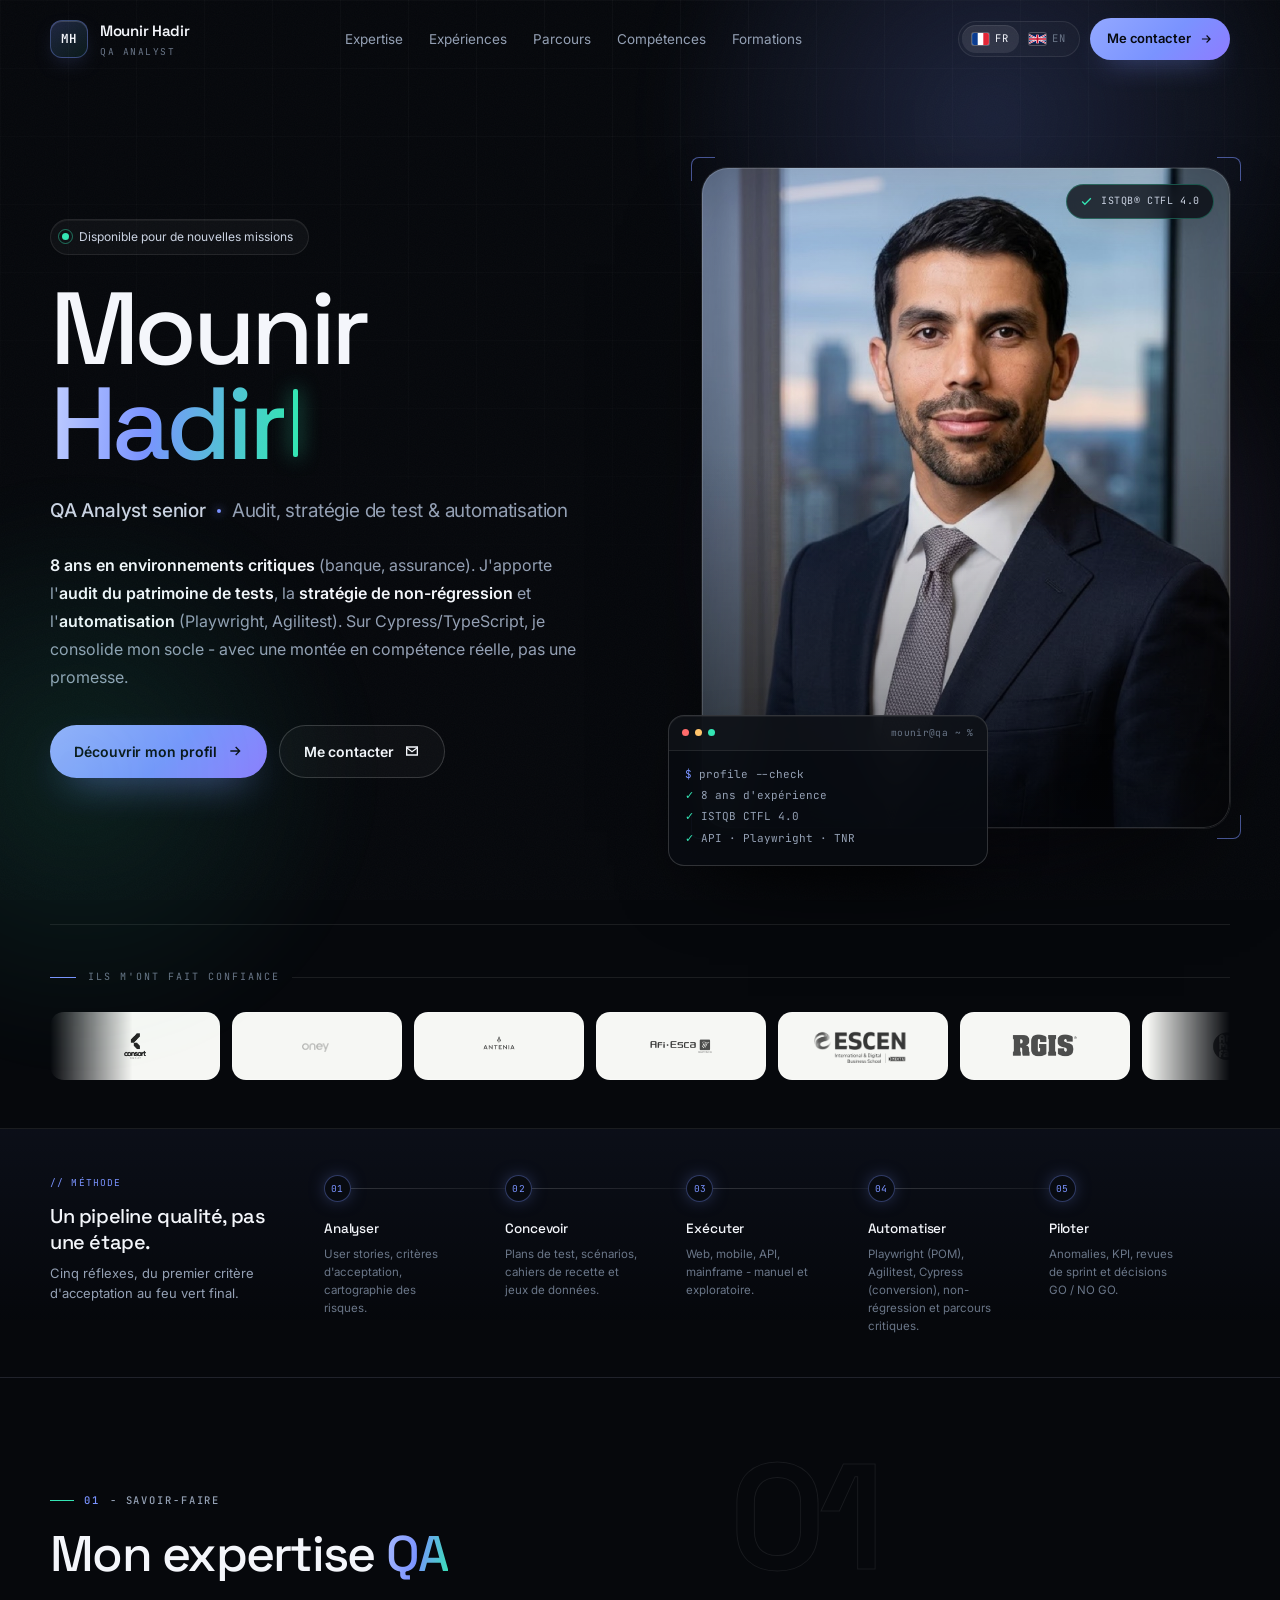
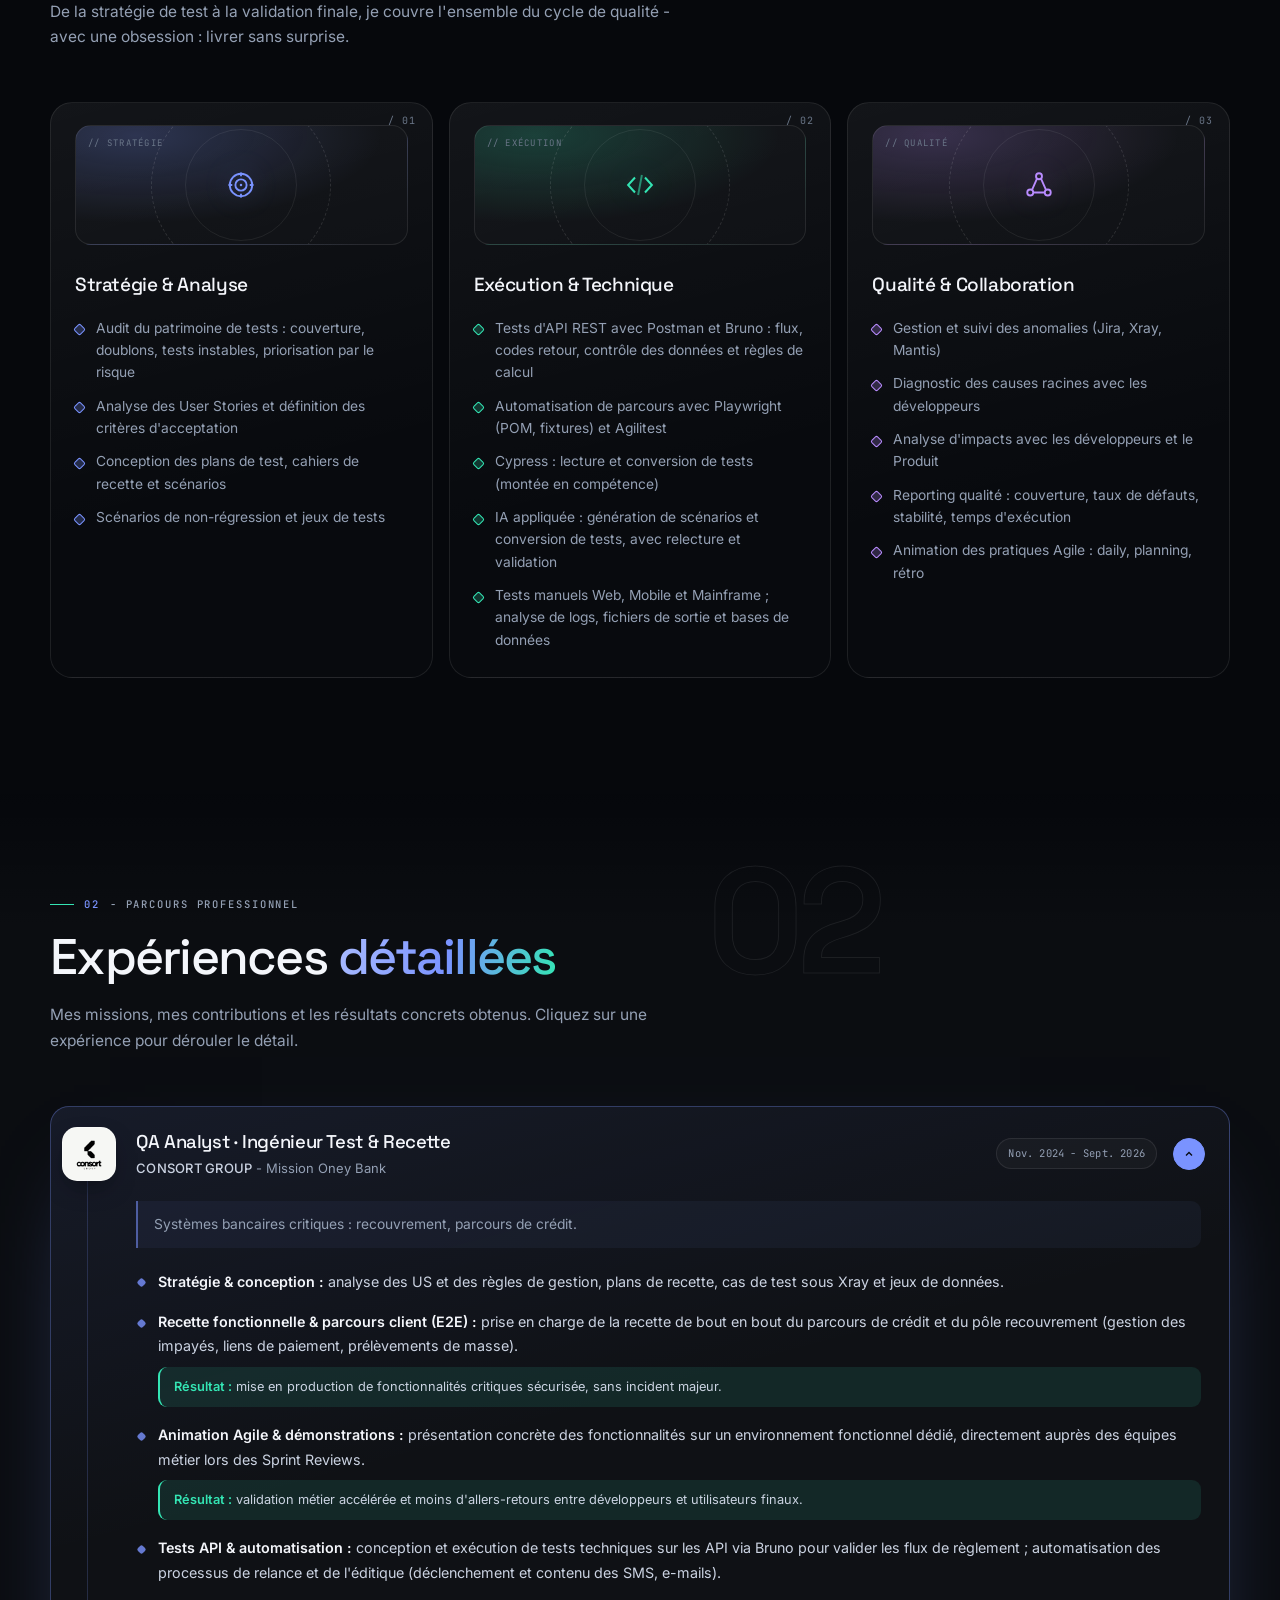
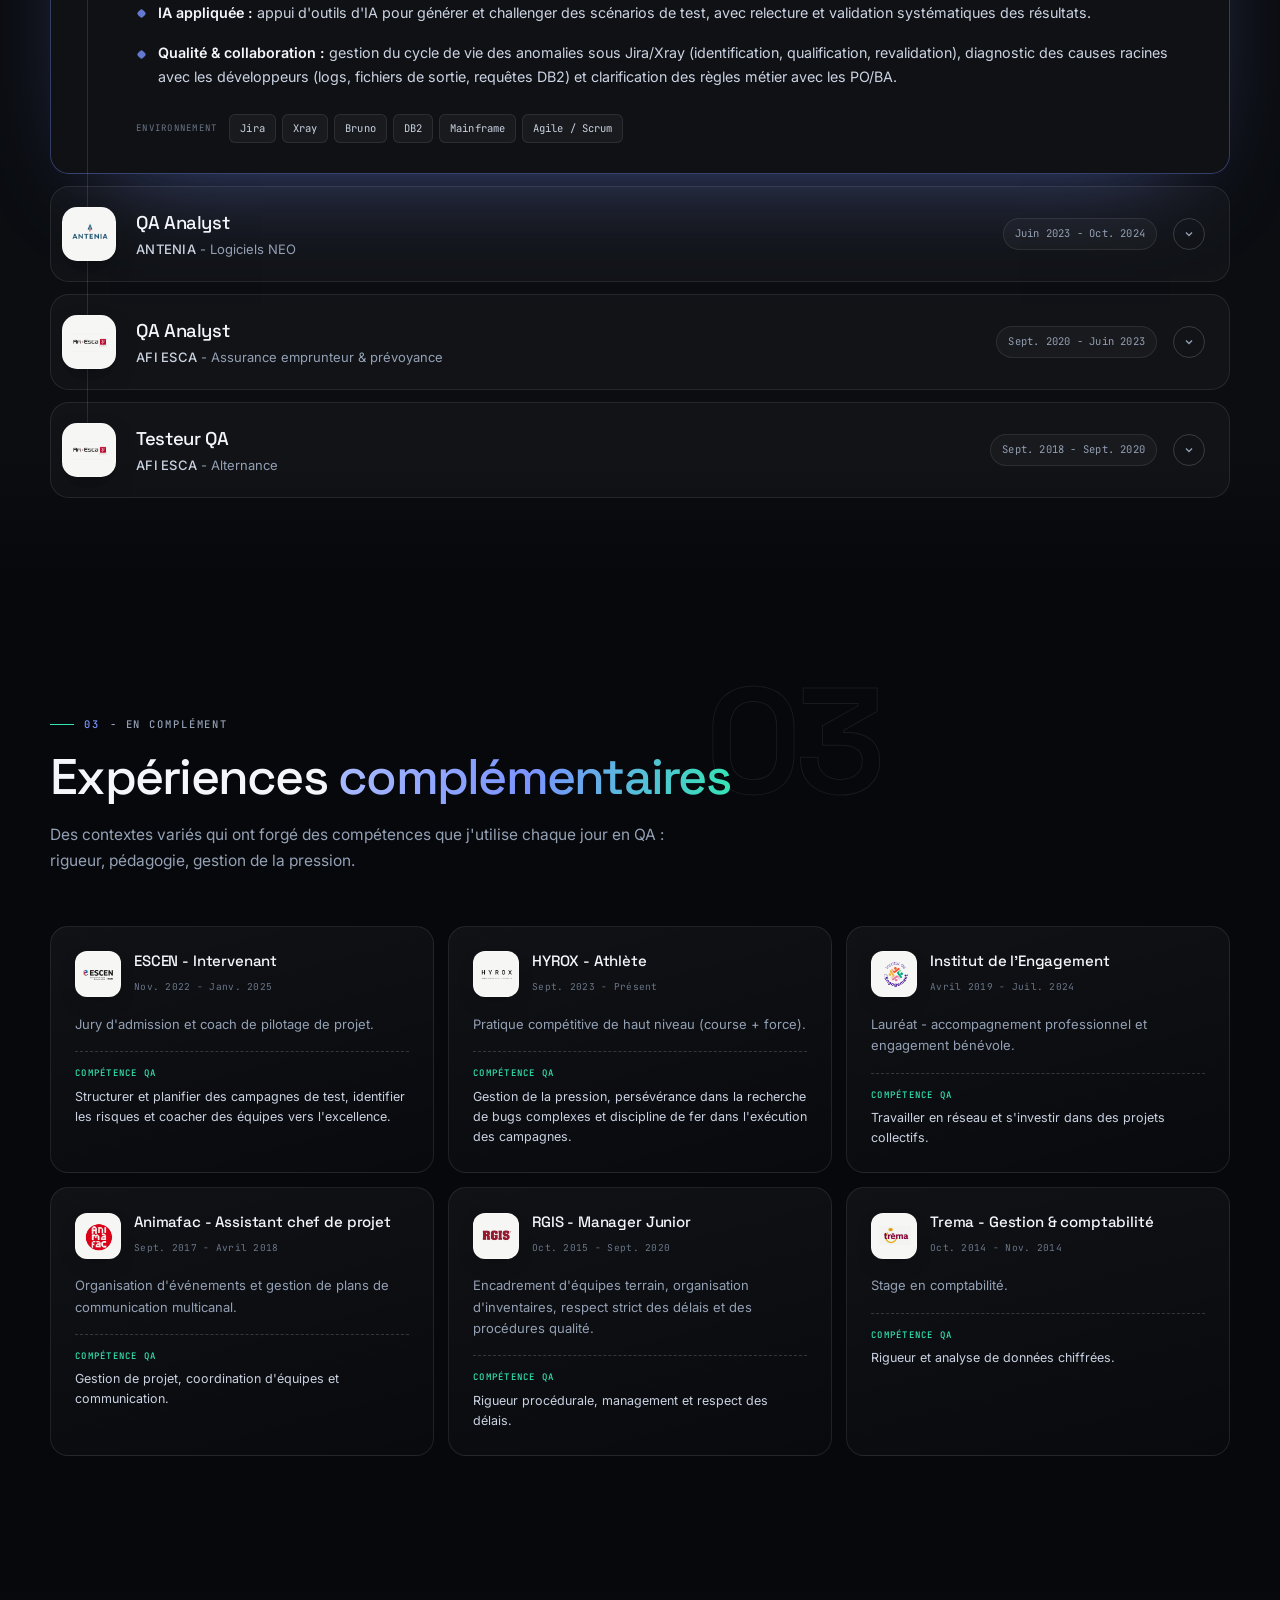
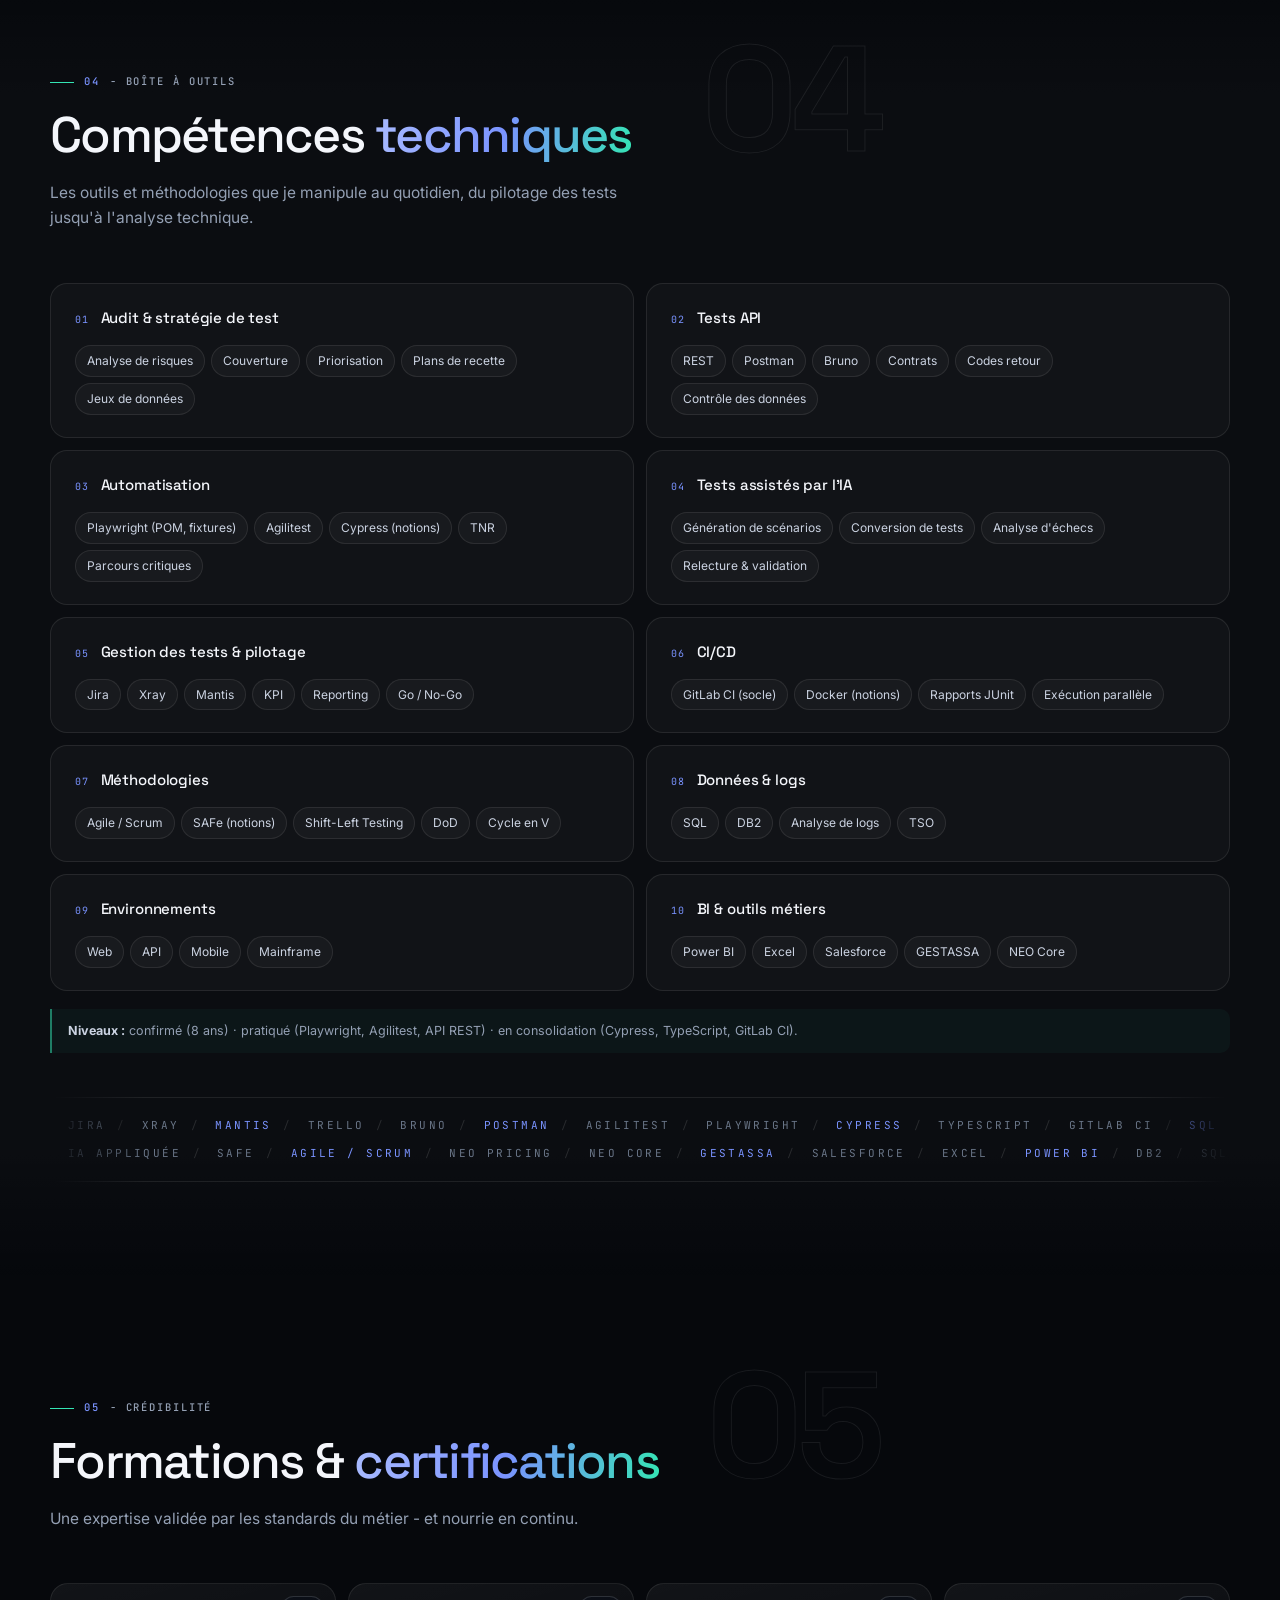
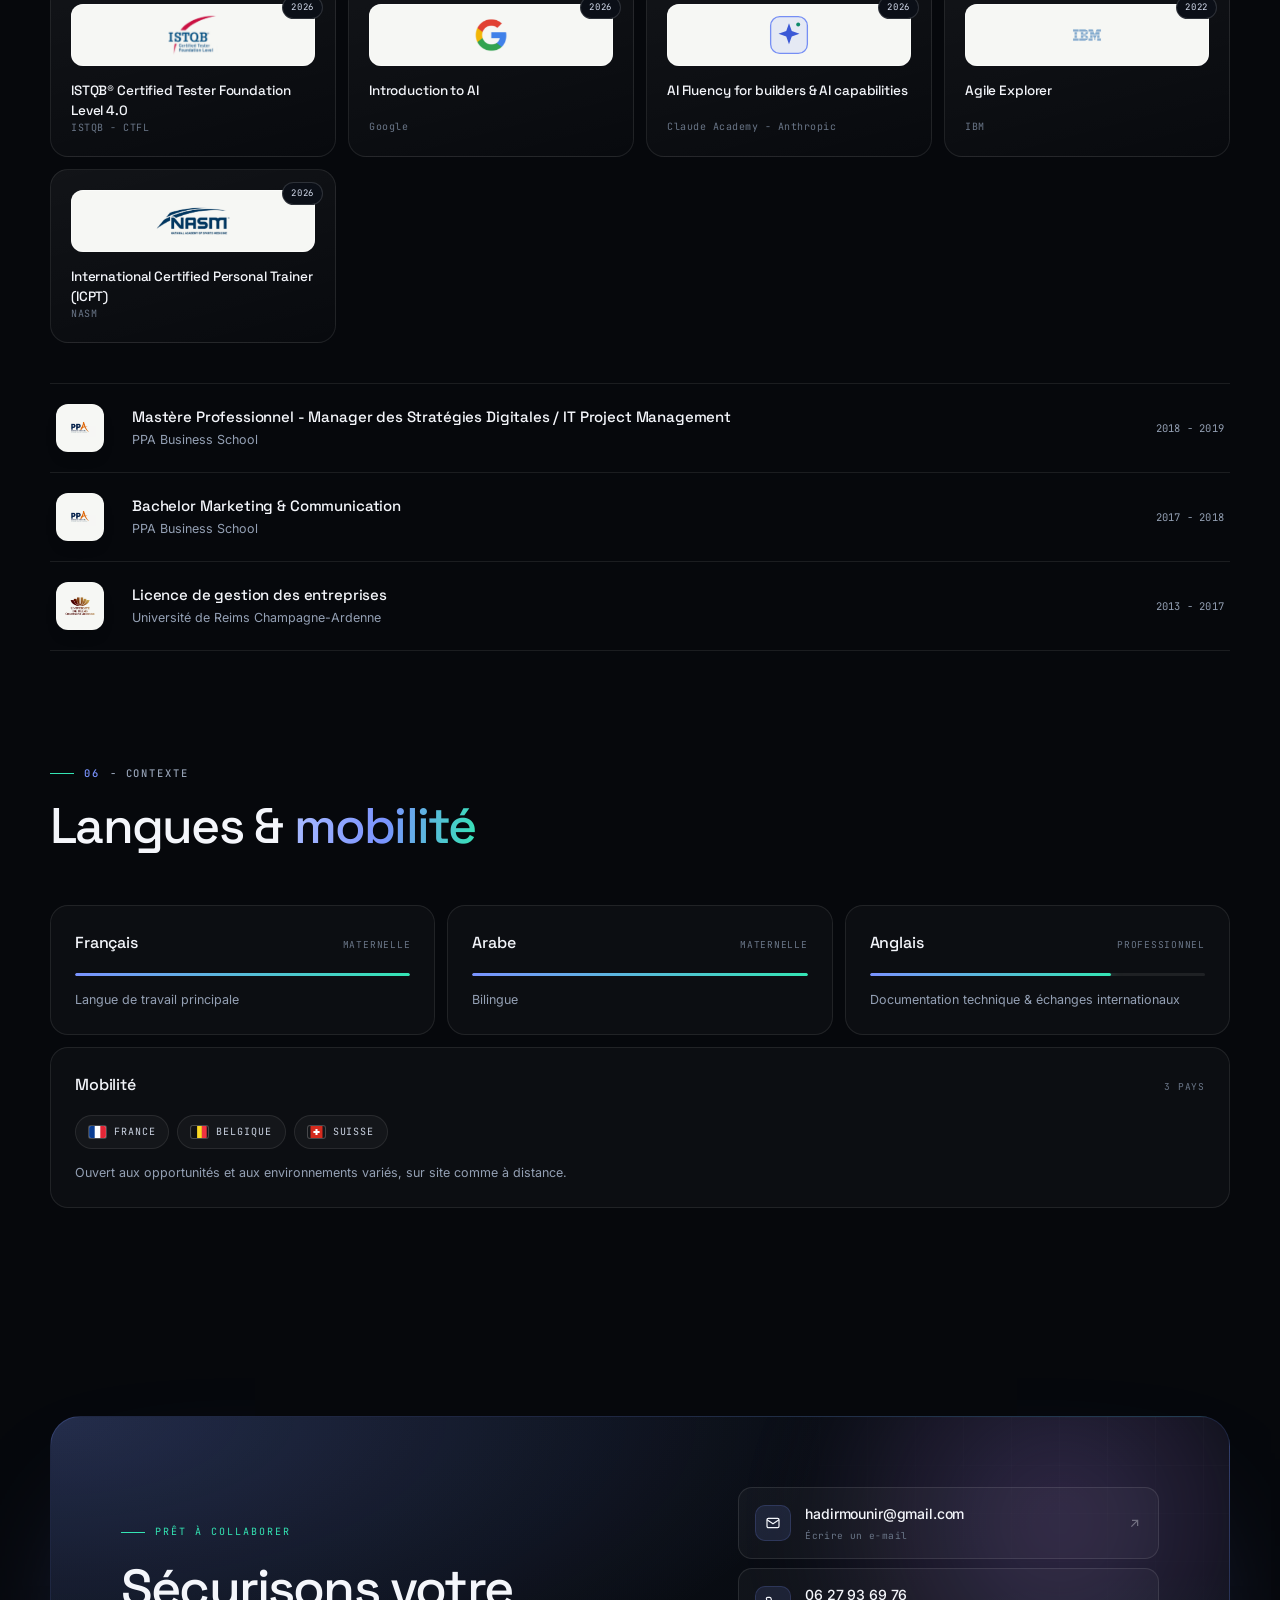
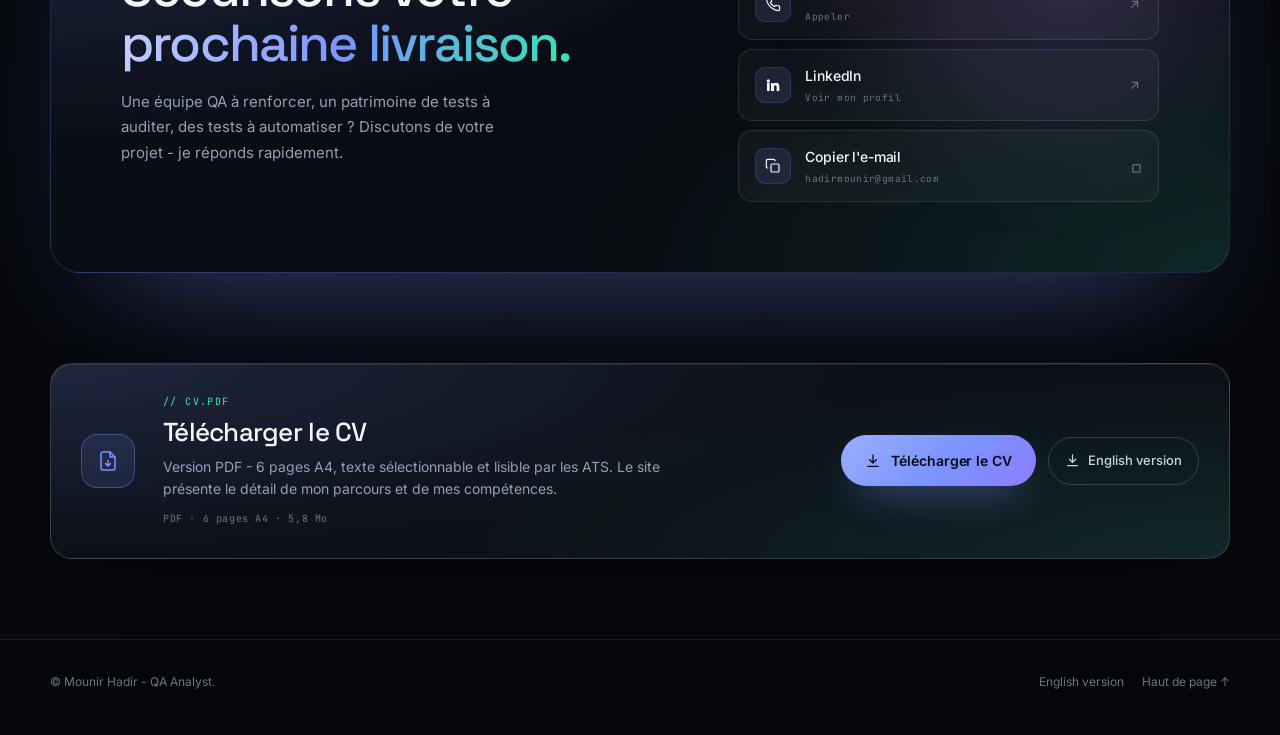
<file: index.html>
<!DOCTYPE html>
<html lang="fr">
<head>
<meta charset="UTF-8">
<meta name="viewport" content="width=device-width, initial-scale=1">
<title>Mounir Hadir - QA Analyst senior | Audit, stratégie de test &amp; automatisation</title>
<meta name="description" content="Mounir Hadir, QA Analyst senior, 8 ans en banque et assurance. Audit du patrimoine de tests, stratégie de non-régression, tests API et automatisation Playwright.">
<meta name="author" content="Mounir Hadir">
<meta name="theme-color" content="#06080C">
<meta property="og:type" content="profile">
<meta property="og:title" content="Mounir Hadir - QA Analyst senior">
<meta property="og:description" content="8 ans en environnements critiques. Audit, stratégie de test, API et automatisation Playwright.">
<meta property="og:image" content="mounir-web.jpg">
<meta property="og:locale" content="fr_FR">
<link rel="alternate" hreflang="fr" href="index.html">
<link rel="alternate" hreflang="en" href="en.html">
<link rel="icon" href="data:image/svg+xml,%3Csvg xmlns='http://www.w3.org/2000/svg' viewBox='0 0 64 64'%3E%3Crect width='64' height='64' rx='16' fill='%2306080C'/%3E%3Crect x='1.5' y='1.5' width='61' height='61' rx='14.5' fill='none' stroke='%237A93FF' stroke-opacity='.55'/%3E%3Ctext x='32' y='41' font-family='monospace' font-size='22' fill='%2334E5B4' text-anchor='middle'%3EMH%3C/text%3E%3C/svg%3E">
<link rel="preconnect" href="https://fonts.googleapis.com">
<link rel="preconnect" href="https://fonts.gstatic.com" crossorigin>
<link href="https://fonts.googleapis.com/css2?family=Inter:wght@400;500;600&family=JetBrains+Mono:wght@400;500&family=Space+Grotesk:wght@400;500;600;700&display=swap" rel="stylesheet">
<link rel="stylesheet" href="styles.css">
<link rel="stylesheet" href="print.css" media="print">
</head>
<body>

<a class="skip" href="#top">Aller au contenu</a>
<div class="progress" aria-hidden="true"><span id="progressBar"></span></div>

<header class="nav" id="nav">
  <div class="wrap nav-inner">
    <a href="#top" class="brand" aria-label="Mounir Hadir, accueil">
      <span class="brand-mark">MH</span>
      <span>Mounir Hadir<small>QA Analyst</small></span>
    </a>
    <nav class="nav-links" aria-label="Navigation principale">
      <a href="#expertise">Expertise</a>
      <a href="#experiences">Expériences</a>
      <a href="#complementaires">Parcours</a>
      <a href="#competences">Compétences</a>
      <a href="#formation">Formations</a>
    </nav>
    <div class="nav-right">
      <div class="lang-switch" role="group" aria-label="Langue">
        <span class="is-active" aria-current="true"><svg class="flag" viewBox="0 0 21 15" aria-hidden="true"><rect width="21" height="15" fill="#fff"/><rect width="7" height="15" fill="#0B3D91"/><rect x="14" width="7" height="15" fill="#E32636"/></svg>FR</span>
        <a href="en.html" lang="en" hreflang="en" aria-label="Voir la version anglaise"><svg class="flag" viewBox="0 0 60 30" aria-hidden="true"><rect width="60" height="30" fill="#012169"/><path d="M0 0 60 30M60 0 0 30" stroke="#fff" stroke-width="6"/><path d="M0 0 60 30M60 0 0 30" stroke="#C8102E" stroke-width="2.5"/><path d="M30 0v30M0 15h60" stroke="#fff" stroke-width="10"/><path d="M30 0v30M0 15h60" stroke="#C8102E" stroke-width="6"/></svg>EN</a>
      </div>
      <a href="#contact" class="nav-cta">
        Me contacter
        <svg viewBox="0 0 24 24" fill="none" stroke="currentColor" stroke-width="2" width="14" height="14" aria-hidden="true"><path d="M5 12h14M13 6l6 6-6 6"/></svg>
      </a>
      <button class="burger" id="burger" aria-label="Ouvrir le menu" aria-expanded="false" aria-controls="mobileMenu">
        <span></span><span></span><span></span>
      </button>
    </div>
  </div>
</header>

<div class="mobile-menu" id="mobileMenu" aria-hidden="true">
  <a href="#expertise"><i>01</i>Expertise</a>
  <a href="#experiences"><i>02</i>Expériences</a>
  <a href="#complementaires"><i>03</i>Parcours</a>
  <a href="#competences"><i>04</i>Compétences</a>
  <a href="#formation"><i>05</i>Formations</a>
  <a href="#contact"><i>06</i>Contact</a>
  <div class="mm-lang">
    <a class="is-active" href="index.html" aria-current="page"><svg class="flag" viewBox="0 0 21 15" aria-hidden="true"><rect width="21" height="15" fill="#fff"/><rect width="7" height="15" fill="#0B3D91"/><rect x="14" width="7" height="15" fill="#E32636"/></svg>FR</a>
    <a href="en.html" lang="en"><svg class="flag" viewBox="0 0 60 30" aria-hidden="true"><rect width="60" height="30" fill="#012169"/><path d="M0 0 60 30M60 0 0 30" stroke="#fff" stroke-width="6"/><path d="M0 0 60 30M60 0 0 30" stroke="#C8102E" stroke-width="2.5"/><path d="M30 0v30M0 15h60" stroke="#fff" stroke-width="10"/><path d="M30 0v30M0 15h60" stroke="#C8102E" stroke-width="6"/></svg>EN</a>
  </div>
</div>

<main id="top">

  <!-- ================= HERO ================= -->
  <section class="hero" aria-labelledby="heroTitle">
    <div class="wrap">
      <div class="hero-grid">
        <div class="hero-copy">
          <span class="eyebrow reveal"><span class="dot"></span>Disponible pour de nouvelles missions</span>
          <h1 class="hero-title reveal" id="heroTitle" data-d="1">Mounir<br><span class="grad">Hadir</span><span class="caret" aria-hidden="true"></span></h1>
          <p class="hero-role reveal" data-d="2">
            QA Analyst senior
            <span class="sep"></span>
            <span class="muted">Audit, stratégie de test &amp; automatisation</span>
          </p>
          <p class="hero-lead reveal" data-d="3">
            <strong>8 ans en environnements critiques</strong> (banque, assurance).
            J'apporte l'<strong>audit du patrimoine de tests</strong>, la
            <strong>stratégie de non-régression</strong> et l'<strong>automatisation</strong>
            (Playwright, Agilitest). Sur Cypress/TypeScript, je consolide mon socle -
            avec une montée en compétence réelle, pas une promesse.
          </p>
          <p class="cv-contact">
            <a class="cv-strong" href="mailto:hadirmounir@gmail.com">hadirmounir@gmail.com</a>
            <a href="tel:+33627936976">06 27 93 69 76</a>
            <a href="https://www.linkedin.com/in/hadirmounir">linkedin.com/in/hadirmounir</a>
            <span>France - Belgique - Suisse</span>
          </p>
          <div class="hero-actions reveal" data-d="4">
            <a href="#experiences" class="btn btn-primary">
              Découvrir mon profil
              <svg viewBox="0 0 24 24" fill="none" stroke="currentColor" stroke-width="2" aria-hidden="true"><path d="M5 12h14M13 6l6 6-6 6"/></svg>
            </a>
            <a href="#contact" class="btn btn-ghost">
              Me contacter
              <svg viewBox="0 0 24 24" fill="none" stroke="currentColor" stroke-width="2" aria-hidden="true"><path d="M4 6h16v12H4z"/><path d="m4 7 8 6 8-6"/></svg>
            </a>
          </div>
        </div>

        <div class="hero-visual reveal" data-d="2">
          <div class="portrait">
            <span class="hud tl" aria-hidden="true"></span>
            <span class="hud tr" aria-hidden="true"></span>
            <span class="hud bl" aria-hidden="true"></span>
            <span class="hud br" aria-hidden="true"></span>
            <div class="portrait-frame" id="tilt">
              <img src="mounir-web.jpg" alt="Portrait de Mounir Hadir" width="800" height="1000">
            </div>
            <div class="hud-badge">
              <svg viewBox="0 0 24 24" fill="none" stroke="currentColor" stroke-width="2.4" aria-hidden="true"><path d="M20 6 9 17l-5-5"/></svg>
              ISTQB® CTFL 4.0
            </div>
            <div class="terminal" aria-hidden="true">
              <div class="terminal-bar"><i></i><i></i><i></i><code>mounir@qa ~ %</code></div>
              <pre><span class="t-p">$</span> profile --check
<span class="t-ok">✓</span> 8 ans d'expérience
<span class="t-ok">✓</span> ISTQB CTFL 4.0
<span class="t-ok">✓</span> API · Playwright · TNR</pre>
            </div>
          </div>
        </div>
      </div>
    </div>

    <!-- Confiance -->
    <div class="wrap trust">
      <p class="trust-label">Ils m'ont fait confiance</p>
      <div class="marquee" aria-label="Logos des entreprises et des structures qui m'ont fait confiance">
        <div class="marquee-track" id="track1"></div>
      </div>
    </div>
  </section>


  <!-- ================= PIPELINE ================= -->
  <section class="flow" aria-labelledby="flowTitle">
    <div class="wrap flow-inner">
      <div class="flow-head">
        <span class="mono">// Méthode</span>
        <h2 id="flowTitle">Un pipeline qualité, pas une étape.</h2>
        <p>Cinq réflexes, du premier critère d'acceptation au feu vert final.</p>
      </div>
      <ol class="pipeline">
        <li>
          <span class="n">01</span>
          <h3>Analyser</h3>
          <p>User stories, critères d'acceptation, cartographie des risques.</p>
        </li>
        <li>
          <span class="n">02</span>
          <h3>Concevoir</h3>
          <p>Plans de test, scénarios, cahiers de recette et jeux de données.</p>
        </li>
        <li>
          <span class="n">03</span>
          <h3>Exécuter</h3>
          <p>Web, mobile, API, mainframe - manuel et exploratoire.</p>
        </li>
        <li>
          <span class="n">04</span>
          <h3>Automatiser</h3>
          <p>Playwright (POM), Agilitest, Cypress (conversion), non-régression et parcours critiques.</p>
        </li>
        <li>
          <span class="n">05</span>
          <h3>Piloter</h3>
          <p>Anomalies, KPI, revues de sprint et décisions GO / NO GO.</p>
        </li>
      </ol>
    </div>
  </section>

  <!-- ================= EXPERTISE ================= -->
  <section id="expertise" aria-labelledby="expertiseTitle">
    <div class="wrap">
      <div class="sec-head">
        <span class="sec-ghost" aria-hidden="true">01</span>
        <span class="sec-label reveal"><b>01</b> - Savoir-faire</span>
        <h2 class="sec-title reveal" id="expertiseTitle" data-d="1">Mon expertise <em>QA</em></h2>
        <p class="sec-sub reveal" data-d="2">De la stratégie de test à la validation finale, je couvre l'ensemble du cycle de qualité - avec une obsession : livrer sans surprise.</p>
      </div>

      <div class="exp-grid">
        <article class="exp-card reveal" style="--c:#7A93FF;--c-soft:rgba(122,147,255,.24)">
          <span class="exp-num">/ 01</span>
          <div class="exp-visual">
            <span class="vis-label">// stratégie</span>
            <svg viewBox="0 0 24 24" fill="none" stroke="currentColor" stroke-width="1.5" aria-hidden="true">
              <circle cx="12" cy="12" r="9"/><circle cx="12" cy="12" r="4.5"/><path d="M12 2v3M12 19v3M2 12h3M19 12h3"/><circle cx="12" cy="12" r="1" fill="currentColor" stroke="none"/>
            </svg>
          </div>
          <h3>Stratégie &amp; Analyse</h3>
          <ul>
            <li>Audit du patrimoine de tests : couverture, doublons, tests instables, priorisation par le risque</li>
            <li>Analyse des User Stories et définition des critères d'acceptation</li>
            <li>Conception des plans de test, cahiers de recette et scénarios</li>
            <li>Scénarios de non-régression et jeux de tests</li>
          </ul>
        </article>

        <article class="exp-card reveal" data-d="1" style="--c:#34E5B4;--c-soft:rgba(52,229,180,.2)">
          <span class="exp-num">/ 02</span>
          <div class="exp-visual">
            <span class="vis-label">// exécution</span>
            <svg viewBox="0 0 24 24" fill="none" stroke="currentColor" stroke-width="1.6" aria-hidden="true">
              <path d="m8 6-5.5 6L8 18M16 6l5.5 6L16 18"/><path d="m13.5 4-3 16" opacity=".55"/>
            </svg>
          </div>
          <h3>Exécution &amp; Technique</h3>
          <ul>
            <li>Tests d'API REST avec Postman et Bruno : flux, codes retour, contrôle des données et règles de calcul</li>
            <li>Automatisation de parcours avec Playwright (POM, fixtures) et Agilitest</li>
            <li>Cypress : lecture et conversion de tests (montée en compétence)</li>
            <li>IA appliquée : génération de scénarios et conversion de tests, avec relecture et validation</li>
            <li>Tests manuels Web, Mobile et Mainframe ; analyse de logs, fichiers de sortie et bases de données</li>
          </ul>
        </article>

        <article class="exp-card reveal" data-d="2" style="--c:#B98CFF;--c-soft:rgba(185,140,255,.22)">
          <span class="exp-num">/ 03</span>
          <div class="exp-visual">
            <span class="vis-label">// qualité</span>
            <svg viewBox="0 0 24 24" fill="none" stroke="currentColor" stroke-width="1.5" aria-hidden="true">
              <circle cx="12" cy="5" r="2.4"/><circle cx="5" cy="18" r="2.4"/><circle cx="19" cy="18" r="2.4"/>
              <path d="M10.4 6.9 6.5 15.7M13.6 6.9l3.9 8.8M7.4 18h9.2"/>
            </svg>
          </div>
          <h3>Qualité &amp; Collaboration</h3>
          <ul>
            <li>Gestion et suivi des anomalies (Jira, Xray, Mantis)</li>
            <li>Diagnostic des causes racines avec les développeurs</li>
            <li>Analyse d'impacts avec les développeurs et le Produit</li>
            <li>Reporting qualité : couverture, taux de défauts, stabilité, temps d'exécution</li>
            <li>Animation des pratiques Agile : daily, planning, rétro</li>
          </ul>
        </article>
      </div>
    </div>
  </section>

  <!-- ================= EXPERIENCES ================= -->
  <section id="experiences" class="alt" aria-labelledby="xpTitle">
    <div class="wrap">
      <div class="sec-head">
        <span class="sec-ghost" aria-hidden="true">02</span>
        <span class="sec-label reveal"><b>02</b> - Parcours professionnel</span>
        <h2 class="sec-title reveal" id="xpTitle" data-d="1">Expériences <em>détaillées</em></h2>
        <p class="sec-sub reveal" data-d="2">Mes missions, mes contributions et les résultats concrets obtenus. Cliquez sur une expérience pour dérouler le détail.</p>
      </div>

      <div class="xp-list">

        <article class="xp reveal" data-open="true">
          <button class="xp-head" aria-expanded="true">
            <span class="xp-logo"><img src="consort.png" alt="Logo Consort Group" loading="lazy"></span>
            <span class="xp-id"><span class="xp-role">QA Analyst · Ingénieur Test &amp; Recette</span><span class="xp-sub"><span class="co">CONSORT GROUP</span> - Mission Oney Bank</span><span class="xp-date-m">Nov. 2024 - Sept. 2026</span></span>
            <span class="xp-meta">
              <span class="xp-date">Nov. 2024 - Sept. 2026</span>
              <span class="xp-chev"><svg viewBox="0 0 24 24" fill="none" stroke="currentColor" stroke-width="2.6" aria-hidden="true"><path d="m6 9 6 6 6-6"/></svg></span>
            </span>
          </button>
          <div class="xp-body">
            <div class="xp-inner">
              <div class="xp-content">
                <p class="xp-intro">Systèmes bancaires critiques : recouvrement, parcours de crédit.</p>
                <ul class="xp-bullets">
                  <li><strong>Stratégie &amp; conception :</strong> analyse des US et des règles de gestion, plans de recette, cas de test sous Xray et jeux de données.</li>
                  <li><strong>Recette fonctionnelle &amp; parcours client (E2E) :</strong> prise en charge de la recette de bout en bout du parcours de crédit et du pôle recouvrement (gestion des impayés, liens de paiement, prélèvements de masse).
                    <span class="res"><b>Résultat :</b> mise en production de fonctionnalités critiques sécurisée, sans incident majeur.</span>
                  </li>
                  <li><strong>Animation Agile &amp; démonstrations :</strong> présentation concrète des fonctionnalités sur un environnement fonctionnel dédié, directement auprès des équipes métier lors des Sprint Reviews.
                    <span class="res"><b>Résultat :</b> validation métier accélérée et moins d'allers-retours entre développeurs et utilisateurs finaux.</span>
                  </li>
                  <li><strong>Tests API &amp; automatisation :</strong> conception et exécution de tests techniques sur les API via Bruno pour valider les flux de règlement ; automatisation des processus de relance et de l'éditique (déclenchement et contenu des SMS, e-mails).</li>
                  <li><strong>IA appliquée :</strong> appui d'outils d'IA pour générer et challenger des scénarios de test, avec relecture et validation systématiques des résultats.</li>
                  <li><strong>Qualité &amp; collaboration :</strong> gestion du cycle de vie des anomalies sous Jira/Xray (identification, qualification, revalidation), diagnostic des causes racines avec les développeurs (logs, fichiers de sortie, requêtes DB2) et clarification des règles métier avec les PO/BA.</li>
                </ul>
                <div class="env">
                  <span class="env-label">Environnement</span>
                  <span class="tag">Jira</span><span class="tag">Xray</span><span class="tag">Bruno</span>
                  <span class="tag">DB2</span><span class="tag">Mainframe</span><span class="tag">Agile / Scrum</span>
                </div>
              </div>
            </div>
          </div>
        </article>

        <article class="xp reveal">
          <button class="xp-head" aria-expanded="false">
            <span class="xp-logo"><img src="antenia.png" alt="Logo Antenia" loading="lazy"></span>
            <span class="xp-id"><span class="xp-role">QA Analyst</span><span class="xp-sub"><span class="co">ANTENIA</span> - Logiciels NEO</span><span class="xp-date-m">Juin 2023 - Oct. 2024</span></span>
            <span class="xp-meta">
              <span class="xp-date">Juin 2023 - Oct. 2024</span>
              <span class="xp-chev"><svg viewBox="0 0 24 24" fill="none" stroke="currentColor" stroke-width="2.6" aria-hidden="true"><path d="m6 9 6 6 6-6"/></svg></span>
            </span>
          </button>
          <div class="xp-body">
            <div class="xp-inner">
              <div class="xp-content">
                <p class="xp-intro">Éditeur français de logiciels d'assurance (IARD, Santé, Prévoyance) depuis 1986. Qualité de la suite NEO (Core, Pricing, Partner, Selfcare) pour de grands comptes comme GENERALI et SWISSLIFE.</p>
                <ul class="xp-bullets">
                  <li><strong>Automatisation &amp; API :</strong> scénarios de test répétitifs mis en œuvre via Agilitest pour sécuriser les livraisons ; vérification des grilles tarifaires et du paramétrage client avec Postman.</li>
                  <li><strong>Paramétrage &amp; migration des données</strong> (GENERALI, SWISSLIFE) : paramétrage des produits de mutuelle et de prévoyance, migration des données vers NEO Core - le back-office de gestion des contrats et sinistres - validée étape par étape par des tests de gestion de contrats.
                    <span class="res"><b>Résultat :</b> migration fiabilisée pour deux acteurs majeurs de l'assurance, avec continuité de service et conformité réglementaire.</span>
                  </li>
                  <li><strong>Tests de tarification (NEO Pricing) :</strong> validation du moteur de tarification, des grilles tarifaires, des critères de calcul des primes et des règles de gestion transverses ; vérification de la diffusion des tarifs via API vers les partenaires (extranets, comparateurs).</li>
                  <li><strong>Validation de l'écosystème digital :</strong> parcours de vente en ligne sur NEO Partner (extranet sécurisé pour les courtiers) et fonctionnalités de NEO Selfcare (portail client en autonomie).</li>
                </ul>
                <div class="env">
                  <span class="env-label">Environnement</span>
                  <span class="tag">Agilitest</span><span class="tag">Postman</span><span class="tag">Jira</span>
                  <span class="tag">Mantis</span><span class="tag">NEO Core</span><span class="tag">NEO Pricing</span>
                  <span class="tag">NEO Partner</span><span class="tag">NEO Selfcare</span>
                </div>
              </div>
            </div>
          </div>
        </article>

        <article class="xp reveal">
          <button class="xp-head" aria-expanded="false">
            <span class="xp-logo"><img src="afiesca.png" alt="Logo AFI ESCA" loading="lazy"></span>
            <span class="xp-id"><span class="xp-role">QA Analyst</span><span class="xp-sub"><span class="co">AFI ESCA</span> - Assurance emprunteur &amp; prévoyance</span><span class="xp-date-m">Sept. 2020 - Juin 2023</span></span>
            <span class="xp-meta">
              <span class="xp-date">Sept. 2020 - Juin 2023</span>
              <span class="xp-chev"><svg viewBox="0 0 24 24" fill="none" stroke="currentColor" stroke-width="2.6" aria-hidden="true"><path d="m6 9 6 6 6-6"/></svg></span>
            </span>
          </button>
          <div class="xp-body">
            <div class="xp-inner">
              <div class="xp-content">
                <p class="xp-intro">Compagnie d'assurance familiale spécialisée dans l'assurance emprunteur et la prévoyance. Contribution à la digitalisation de la souscription et à la transition méthodologique vers l'Agile.</p>
                <ul class="xp-bullets">
                  <li><strong>Digitalisation &amp; parcours client :</strong> recette des parcours de souscription électronique (Web et API) et du back-office métier GESTASSA.
                    <span class="res"><b>Résultat :</b> mise en production sécurisée des parcours digitaux pour les courtiers et les assurés.</span>
                  </li>
                  <li><strong>Transition Agile / Scrum :</strong> accompagnement de l'équipe du Cycle en V vers Agile/Scrum, participation active aux cérémonies et intégration de la qualité dès la conception (Shift-Left Testing).</li>
                  <li><strong>Tests API &amp; tarification :</strong> vérification du moteur de tarification via les API et contrôle des résultats côté simulateur des courtiers partenaires, pour garantir l'exactitude des données affichées aux clients.</li>
                  <li><strong>KPI &amp; reporting :</strong> élaboration et suivi des indicateurs métier (taux de souscription électronique vs papier, taux de transformation) pour mesurer l'impact de la digitalisation.</li>
                  <li><strong>Qualité &amp; documentation :</strong> traçabilité des exigences, documentation des résultats de test et gestion des anomalies jusqu'à leur résolution.</li>
                </ul>
                <div class="env">
                  <span class="env-label">Environnement</span>
                  <span class="tag">Web</span><span class="tag">API</span><span class="tag">GESTASSA</span>
                  <span class="tag">Agile / Scrum</span><span class="tag">Cycle en V</span>
                </div>
              </div>
            </div>
          </div>
        </article>

        <article class="xp reveal">
          <button class="xp-head" aria-expanded="false">
            <span class="xp-logo"><img src="afiesca.png" alt="Logo AFI ESCA" loading="lazy"></span>
            <span class="xp-id"><span class="xp-role">Testeur QA</span><span class="xp-sub"><span class="co">AFI ESCA</span> - Alternance</span><span class="xp-date-m">Sept. 2018 - Sept. 2020</span></span>
            <span class="xp-meta">
              <span class="xp-date">Sept. 2018 - Sept. 2020</span>
              <span class="xp-chev"><svg viewBox="0 0 24 24" fill="none" stroke="currentColor" stroke-width="2.6" aria-hidden="true"><path d="m6 9 6 6 6-6"/></svg></span>
            </span>
          </button>
          <div class="xp-body">
            <div class="xp-inner">
              <div class="xp-content">
                <p class="xp-intro">Débuts en alternance sur la digitalisation des procédures de souscription, en méthodologie Cycle en V.</p>
                <ul class="xp-bullets">
                  <li><strong>Tests fonctionnels :</strong> validation des parcours de souscription électronique (assurance emprunteur, prévoyance) sur les interfaces Web, API et le back-office GESTASSA.</li>
                  <li><strong>Qualité &amp; CRM :</strong> identification et suivi des anomalies via Trello ; collaboration avec les équipes CRM pour assurer la cohérence entre les exigences clients et le comportement applicatif.</li>
                </ul>
                <div class="env">
                  <span class="env-label">Environnement</span>
                  <span class="tag">Web</span><span class="tag">API</span><span class="tag">GESTASSA</span>
                  <span class="tag">Trello</span><span class="tag">Cycle en V</span>
                </div>
              </div>
            </div>
          </div>
        </article>

      </div>
    </div>
  </section>

  <!-- ================= AUTRES EXPERIENCES ================= -->
  <section id="complementaires" aria-labelledby="otherTitle">
    <div class="wrap">
      <div class="sec-head">
        <span class="sec-ghost" aria-hidden="true">03</span>
        <span class="sec-label reveal"><b>03</b> - En complément</span>
        <h2 class="sec-title reveal" id="otherTitle" data-d="1">Expériences <em>complémentaires</em></h2>
        <p class="sec-sub reveal" data-d="2">Des contextes variés qui ont forgé des compétences que j'utilise chaque jour en QA : rigueur, pédagogie, gestion de la pression.</p>
      </div>

      <div class="other-grid">
        <article class="other-card reveal">
          <div class="other-top">
            <span class="other-logo"><img src="escen.png" alt="Logo ESCEN" loading="lazy"></span>
            <div><h3>ESCEN - Intervenant</h3><span>Nov. 2022 - Janv. 2025</span></div>
          </div>
          <p>Jury d'admission et coach de pilotage de projet.</p>
          <div class="qa"><b>Compétence QA</b>Structurer et planifier des campagnes de test, identifier les risques et coacher des équipes vers l'excellence.</div>
        </article>

        <article class="other-card reveal" data-d="1">
          <div class="other-top">
            <span class="other-logo"><img src="hyrox.png" alt="Logo HYROX" loading="lazy"></span>
            <div><h3>HYROX - Athlète</h3><span>Sept. 2023 - Présent</span></div>
          </div>
          <p>Pratique compétitive de haut niveau (course + force).</p>
          <div class="qa"><b>Compétence QA</b>Gestion de la pression, persévérance dans la recherche de bugs complexes et discipline de fer dans l'exécution des campagnes.</div>
        </article>

        <article class="other-card reveal" data-d="2">
          <div class="other-top">
            <span class="other-logo"><img src="ie.png" alt="Logo Institut de l'Engagement" loading="lazy"></span>
            <div><h3>Institut de l'Engagement</h3><span>Avril 2019 - Juil. 2024</span></div>
          </div>
          <p>Lauréat - accompagnement professionnel et engagement bénévole.</p>
          <div class="qa"><b>Compétence QA</b>Travailler en réseau et s'investir dans des projets collectifs.</div>
        </article>

        <article class="other-card reveal">
          <div class="other-top">
            <span class="other-logo"><img src="animafac.png" alt="Logo Animafac" loading="lazy"></span>
            <div><h3>Animafac - Assistant chef de projet</h3><span>Sept. 2017 - Avril 2018</span></div>
          </div>
          <p>Organisation d'événements et gestion de plans de communication multicanal.</p>
          <div class="qa"><b>Compétence QA</b>Gestion de projet, coordination d'équipes et communication.</div>
        </article>

        <article class="other-card reveal" data-d="1">
          <div class="other-top">
            <span class="other-logo"><img src="rgis.png" alt="Logo RGIS" loading="lazy"></span>
            <div><h3>RGIS - Manager Junior</h3><span>Oct. 2015 - Sept. 2020</span></div>
          </div>
          <p>Encadrement d'équipes terrain, organisation d'inventaires, respect strict des délais et des procédures qualité.</p>
          <div class="qa"><b>Compétence QA</b>Rigueur procédurale, management et respect des délais.</div>
        </article>

        <article class="other-card reveal" data-d="2">
          <div class="other-top">
            <span class="other-logo"><img src="trema.png" alt="Logo Trema" loading="lazy"></span>
            <div><h3>Trema - Gestion &amp; comptabilité</h3><span>Oct. 2014 - Nov. 2014</span></div>
          </div>
          <p>Stage en comptabilité.</p>
          <div class="qa"><b>Compétence QA</b>Rigueur et analyse de données chiffrées.</div>
        </article>
      </div>
    </div>
  </section>

  <!-- ================= COMPETENCES ================= -->
  <section id="competences" class="alt" aria-labelledby="skillsTitle">
    <div class="wrap">
      <div class="sec-head">
        <span class="sec-ghost" aria-hidden="true">04</span>
        <span class="sec-label reveal"><b>04</b> - Boîte à outils</span>
        <h2 class="sec-title reveal" id="skillsTitle" data-d="1">Compétences <em>techniques</em></h2>
        <p class="sec-sub reveal" data-d="2">Les outils et méthodologies que je manipule au quotidien, du pilotage des tests jusqu'à l'analyse technique.</p>
      </div>

      <div class="skills-grid">
        <article class="skill reveal">
          <div class="skill-head"><span class="n">01</span><h3>Audit &amp; stratégie de test</h3></div>
          <div class="chips"><span class="chip">Analyse de risques</span><span class="chip">Couverture</span><span class="chip">Priorisation</span><span class="chip">Plans de recette</span><span class="chip">Jeux de données</span></div>
        </article>

        <article class="skill reveal" data-d="1">
          <div class="skill-head"><span class="n">02</span><h3>Tests API</h3></div>
          <div class="chips"><span class="chip">REST</span><span class="chip">Postman</span><span class="chip">Bruno</span><span class="chip">Contrats</span><span class="chip">Codes retour</span><span class="chip">Contrôle des données</span></div>
        </article>

        <article class="skill reveal">
          <div class="skill-head"><span class="n">03</span><h3>Automatisation</h3></div>
          <div class="chips"><span class="chip">Playwright (POM, fixtures)</span><span class="chip">Agilitest</span><span class="chip">Cypress (notions)</span><span class="chip">TNR</span><span class="chip">Parcours critiques</span></div>
        </article>

        <article class="skill reveal" data-d="1">
          <div class="skill-head"><span class="n">04</span><h3>Tests assistés par l'IA</h3></div>
          <div class="chips"><span class="chip">Génération de scénarios</span><span class="chip">Conversion de tests</span><span class="chip">Analyse d'échecs</span><span class="chip">Relecture &amp; validation</span></div>
        </article>

        <article class="skill reveal">
          <div class="skill-head"><span class="n">05</span><h3>Gestion des tests &amp; pilotage</h3></div>
          <div class="chips"><span class="chip">Jira</span><span class="chip">Xray</span><span class="chip">Mantis</span><span class="chip">KPI</span><span class="chip">Reporting</span><span class="chip">Go / No-Go</span></div>
        </article>

        <article class="skill reveal" data-d="1">
          <div class="skill-head"><span class="n">06</span><h3>CI/CD</h3></div>
          <div class="chips"><span class="chip">GitLab CI (socle)</span><span class="chip">Docker (notions)</span><span class="chip">Rapports JUnit</span><span class="chip">Exécution parallèle</span></div>
        </article>

        <article class="skill reveal">
          <div class="skill-head"><span class="n">07</span><h3>Méthodologies</h3></div>
          <div class="chips"><span class="chip">Agile / Scrum</span><span class="chip">SAFe (notions)</span><span class="chip">Shift-Left Testing</span><span class="chip">DoD</span><span class="chip">Cycle en V</span></div>
        </article>

        <article class="skill reveal" data-d="1">
          <div class="skill-head"><span class="n">08</span><h3>Données &amp; logs</h3></div>
          <div class="chips"><span class="chip">SQL</span><span class="chip">DB2</span><span class="chip">Analyse de logs</span><span class="chip">TSO</span></div>
        </article>

        <article class="skill reveal">
          <div class="skill-head"><span class="n">09</span><h3>Environnements</h3></div>
          <div class="chips"><span class="chip">Web</span><span class="chip">API</span><span class="chip">Mobile</span><span class="chip">Mainframe</span></div>
        </article>

        <article class="skill reveal" data-d="1">
          <div class="skill-head"><span class="n">10</span><h3>BI &amp; outils métiers</h3></div>
          <div class="chips"><span class="chip">Power BI</span><span class="chip">Excel</span><span class="chip">Salesforce</span><span class="chip">GESTASSA</span><span class="chip">NEO Core</span></div>
        </article>
      </div>

      <p class="skills-note reveal"><b>Niveaux :</b> confirmé (8 ans) · pratiqué (Playwright, Agilitest, API REST) · en consolidation (Cypress, TypeScript, GitLab CI).</p>

      <div class="tool-marquee" id="toolBand" aria-hidden="true"></div>
    </div>
  </section>

  <!-- ================= FORMATION ================= -->
  <section id="formation" aria-labelledby="formTitle">
    <div class="wrap">
      <div class="sec-head">
        <span class="sec-ghost" aria-hidden="true">05</span>
        <span class="sec-label reveal"><b>05</b> - Crédibilité</span>
        <h2 class="sec-title reveal" id="formTitle" data-d="1">Formations &amp; <em>certifications</em></h2>
        <p class="sec-sub reveal" data-d="2">Une expertise validée par les standards du métier - et nourrie en continu.</p>
      </div>

      <div class="cert-grid">
        <article class="cert reveal">
          <span class="yr">2026</span>
          <div class="cert-logo"><img src="istqb.png" alt="Logo ISTQB" loading="lazy"></div>
          <div><h3>ISTQB® Certified Tester Foundation Level 4.0</h3><p>ISTQB - CTFL</p></div>
        </article>

        <article class="cert reveal" data-d="1">
          <span class="yr">2026</span>
          <div class="cert-logo"><img src="google.png" alt="Logo Google" loading="lazy"></div>
          <div><h3>Introduction to AI</h3><p>Google</p></div>
        </article>

        <article class="cert reveal" data-d="2">
          <span class="yr">2026</span>
          <div class="cert-logo"><img src="ai-cert.svg" alt="" loading="lazy"></div>
          <div><h3>AI Fluency for builders &amp; AI capabilities</h3><p>Claude Academy - Anthropic</p></div>
        </article>

        <article class="cert reveal" data-d="3">
          <span class="yr">2022</span>
          <div class="cert-logo"><img src="ibm.png" alt="Logo IBM" loading="lazy"></div>
          <div><h3>Agile Explorer</h3><p>IBM</p></div>
        </article>

        <article class="cert reveal">
          <span class="yr">2026</span>
          <div class="cert-logo"><img src="nasm.png" alt="Logo NASM" loading="lazy"></div>
          <div><h3>International Certified Personal Trainer (ICPT)</h3><p>NASM</p></div>
        </article>
      </div>

      <div class="diplomas">
        <article class="diploma reveal">
          <span class="diploma-logo"><img src="ppa.png" alt="Logo PPA Business School" loading="lazy"></span>
          <div>
            <h3>Mastère Professionnel - Manager des Stratégies Digitales / IT Project Management</h3>
            <p>PPA Business School</p>
          </div>
          <span class="date">2018 - 2019</span>
        </article>

        <article class="diploma reveal">
          <span class="diploma-logo"><img src="ppa.png" alt="Logo PPA Business School" loading="lazy"></span>
          <div>
            <h3>Bachelor Marketing &amp; Communication</h3>
            <p>PPA Business School</p>
          </div>
          <span class="date">2017 - 2018</span>
        </article>

        <article class="diploma reveal">
          <span class="diploma-logo"><img src="urca.png" alt="Logo Université de Reims Champagne-Ardenne" loading="lazy"></span>
          <div>
            <h3>Licence de gestion des entreprises</h3>
            <p>Université de Reims Champagne-Ardenne</p>
          </div>
          <span class="date">2013 - 2017</span>
        </article>
      </div>
    </div>
  </section>

  <!-- ================= LANGUES ================= -->
  <section aria-labelledby="langTitle" style="padding-top:0">
    <div class="wrap">
      <div class="sec-head">
        <span class="sec-label reveal"><b>06</b> - Contexte</span>
        <h2 class="sec-title reveal" id="langTitle" data-d="1">Langues &amp; <em>mobilité</em></h2>
      </div>

      <div class="lang-grid">
        <article class="lang-card reveal" style="--w:100%">
          <div class="lang-top"><h3>Français</h3><span>Maternelle</span></div>
          <div class="bar"><i></i></div>
          <p class="lang-note">Langue de travail principale</p>
        </article>
        <article class="lang-card reveal" data-d="1" style="--w:100%">
          <div class="lang-top"><h3>Arabe</h3><span>Maternelle</span></div>
          <div class="bar"><i></i></div>
          <p class="lang-note">Bilingue</p>
        </article>
        <article class="lang-card reveal" data-d="2" style="--w:72%">
          <div class="lang-top"><h3>Anglais</h3><span>Professionnel</span></div>
          <div class="bar"><i></i></div>
          <p class="lang-note">Documentation technique &amp; échanges internationaux</p>
        </article>
      </div>

      <div class="lang-grid" style="margin-top:12px;grid-template-columns:1fr">
        <article class="lang-card reveal">
          <div class="lang-top"><h3>Mobilité</h3><span>3 pays</span></div>
          <div class="mobility">
            <span class="mob"><svg class="flag" viewBox="0 0 21 15" aria-hidden="true"><rect width="21" height="15" fill="#fff"/><rect width="7" height="15" fill="#0B3D91"/><rect x="14" width="7" height="15" fill="#E32636"/></svg>France</span>
            <span class="mob"><svg class="flag" viewBox="0 0 18 15" aria-hidden="true"><rect width="6" height="15" fill="#121212"/><rect x="6" width="6" height="15" fill="#FDDA24"/><rect x="12" width="6" height="15" fill="#EF3340"/></svg>Belgique</span>
            <span class="mob"><svg class="flag" viewBox="0 0 15 15" aria-hidden="true"><rect width="15" height="15" fill="#D52B1E"/><path d="M7.5 3.6v7.8M3.6 7.5h7.8" stroke="#fff" stroke-width="2.6"/></svg>Suisse</span>
          </div>
          <p class="lang-note">Ouvert aux opportunités et aux environnements variés, sur site comme à distance.</p>
        </article>
      </div>
    </div>
  </section>

  <!-- ================= CONTACT ================= -->
  <section class="contact" id="contact" aria-labelledby="contactTitle">
    <div class="wrap">
      <div class="contact-card reveal">
        <div class="contact-content">
          <span class="contact-label">Prêt à collaborer</span>
          <h2 id="contactTitle">Sécurisons votre <em>prochaine livraison.</em></h2>
          <p>Une équipe QA à renforcer, un patrimoine de tests à auditer, des tests à automatiser ? Discutons de votre projet - je réponds rapidement.</p>
        </div>
        <div class="contact-actions">
          <a class="contact-link" href="mailto:hadirmounir@gmail.com">
            <span class="ic"><svg viewBox="0 0 24 24" fill="none" stroke="currentColor" stroke-width="1.8" aria-hidden="true"><rect x="3" y="5" width="18" height="14" rx="2"/><path d="m3 7 9 6 9-6"/></svg></span>
            <span><b>hadirmounir@gmail.com</b><small>Écrire un e-mail</small></span>
            <svg class="arw" viewBox="0 0 24 24" fill="none" stroke="currentColor" stroke-width="2" width="15" height="15" aria-hidden="true"><path d="M7 17 17 7M8 7h9v9"/></svg>
          </a>
          <a class="contact-link" href="tel:+33627936976">
            <span class="ic"><svg viewBox="0 0 24 24" fill="none" stroke="currentColor" stroke-width="1.8" aria-hidden="true"><path d="M22 16.9v3a2 2 0 0 1-2.2 2 19.8 19.8 0 0 1-8.6-3.1 19.5 19.5 0 0 1-6-6A19.8 19.8 0 0 1 2.1 4.2 2 2 0 0 1 4.1 2h3a2 2 0 0 1 2 1.7c.1 1 .4 1.9.7 2.8a2 2 0 0 1-.5 2.1L8.1 9.9a16 16 0 0 0 6 6l1.3-1.3a2 2 0 0 1 2.1-.4c.9.3 1.8.6 2.8.7a2 2 0 0 1 1.7 2z"/></svg></span>
            <span><b>06 27 93 69 76</b><small>Appeler</small></span>
            <svg class="arw" viewBox="0 0 24 24" fill="none" stroke="currentColor" stroke-width="2" width="15" height="15" aria-hidden="true"><path d="M7 17 17 7M8 7h9v9"/></svg>
          </a>
          <a class="contact-link" href="https://www.linkedin.com/in/hadirmounir" target="_blank" rel="noopener">
            <span class="ic"><svg viewBox="0 0 24 24" fill="currentColor" aria-hidden="true"><path d="M4.98 3.5a2.5 2.5 0 1 1 0 5 2.5 2.5 0 0 1 0-5zM3 9h4v12H3zM9 9h3.8v1.7h.1a4.2 4.2 0 0 1 3.8-2.1c4 0 4.8 2.6 4.8 6V21h-4v-5.6c0-1.3 0-3-1.9-3s-2.1 1.4-2.1 2.9V21H9z"/></svg></span>
            <span><b>LinkedIn</b><small>Voir mon profil</small></span>
            <svg class="arw" viewBox="0 0 24 24" fill="none" stroke="currentColor" stroke-width="2" width="15" height="15" aria-hidden="true"><path d="M7 17 17 7M8 7h9v9"/></svg>
          </a>
          <button class="contact-link" id="copyMail" type="button" data-mail="hadirmounir@gmail.com" data-copied="E-mail copié ✓">
            <span class="ic"><svg viewBox="0 0 24 24" fill="none" stroke="currentColor" stroke-width="1.8" aria-hidden="true"><rect x="9" y="9" width="12" height="12" rx="2"/><path d="M5 15H4a2 2 0 0 1-2-2V4a2 2 0 0 1 2-2h9a2 2 0 0 1 2 2v1"/></svg></span>
            <span><b>Copier l'e-mail</b><small>hadirmounir@gmail.com</small></span>
            <svg class="arw" viewBox="0 0 24 24" fill="none" stroke="currentColor" stroke-width="2" width="15" height="15" aria-hidden="true"><rect x="9" y="9" width="12" height="12" rx="2"/></svg>
          </button>
        </div>
      </div>
    </div>
  </section>

  <!-- ================= TÉLÉCHARGER LE CV ================= -->
  <section class="dl" id="cv" aria-labelledby="dlTitle">
    <div class="wrap">
      <div class="dl-card reveal">
        <span class="dl-ico" aria-hidden="true">
          <svg viewBox="0 0 24 24" fill="none" stroke="currentColor" stroke-width="1.5" stroke-linecap="round" stroke-linejoin="round"><path d="M14 3H7a2 2 0 0 0-2 2v14a2 2 0 0 0 2 2h10a2 2 0 0 0 2-2V8z"/><path d="M14 3v5h5"/><path d="M12 11.5v5.5M9.6 14.6 12 17l2.4-2.4"/></svg>
        </span>
        <div class="dl-txt">
          <span class="dl-label">// cv.pdf</span>
          <h2 id="dlTitle">Télécharger le CV</h2>
          <p>Version PDF - 6 pages A4, texte sélectionnable et lisible par les ATS. Le site présente le détail de mon parcours et de mes compétences.</p>
          <span class="dl-meta">PDF · 6 pages A4 · 5,8 Mo</span>
        </div>
        <div class="dl-actions">
          <a class="btn btn-primary" href="CV-Mounir-Hadir-FR.pdf" download="CV-Mounir-Hadir-FR.pdf" type="application/pdf">
            <svg viewBox="0 0 24 24" fill="none" stroke="currentColor" stroke-width="2" stroke-linecap="round" stroke-linejoin="round" aria-hidden="true"><path d="M12 3v12M7 10l5 5 5-5"/><path d="M4 20h16"/></svg>
            Télécharger le CV
          </a>
          <a class="dl-alt" href="CV-Mounir-Hadir-EN.pdf" download="CV-Mounir-Hadir-EN.pdf" type="application/pdf" lang="en" hreflang="en">
            <svg viewBox="0 0 24 24" fill="none" stroke="currentColor" stroke-width="2" stroke-linecap="round" stroke-linejoin="round" aria-hidden="true"><path d="M12 3v12M7 10l5 5 5-5"/><path d="M4 20h16"/></svg>
            English version
          </a>
        </div>
      </div>
    </div>
  </section>
</main>

<footer>
  <div class="wrap foot-inner">
    <span>© Mounir Hadir - QA Analyst.</span>
    <div class="foot-links">
      <a href="en.html" lang="en">English version</a>
      <a href="#top">Haut de page ↑</a>
    </div>
  </div>
</footer>

<a href="#top" class="to-top" id="toTop" aria-label="Revenir en haut">
  <svg viewBox="0 0 24 24" fill="none" stroke="currentColor" stroke-width="2" width="17" height="17" aria-hidden="true"><path d="M12 19V5M6 11l6-6 6 6"/></svg>
</a>

<div class="toast" id="toast" role="status" aria-live="polite">E-mail copié ✓</div>

<script src="app.js" defer></script>
</body>
</html>
</file>
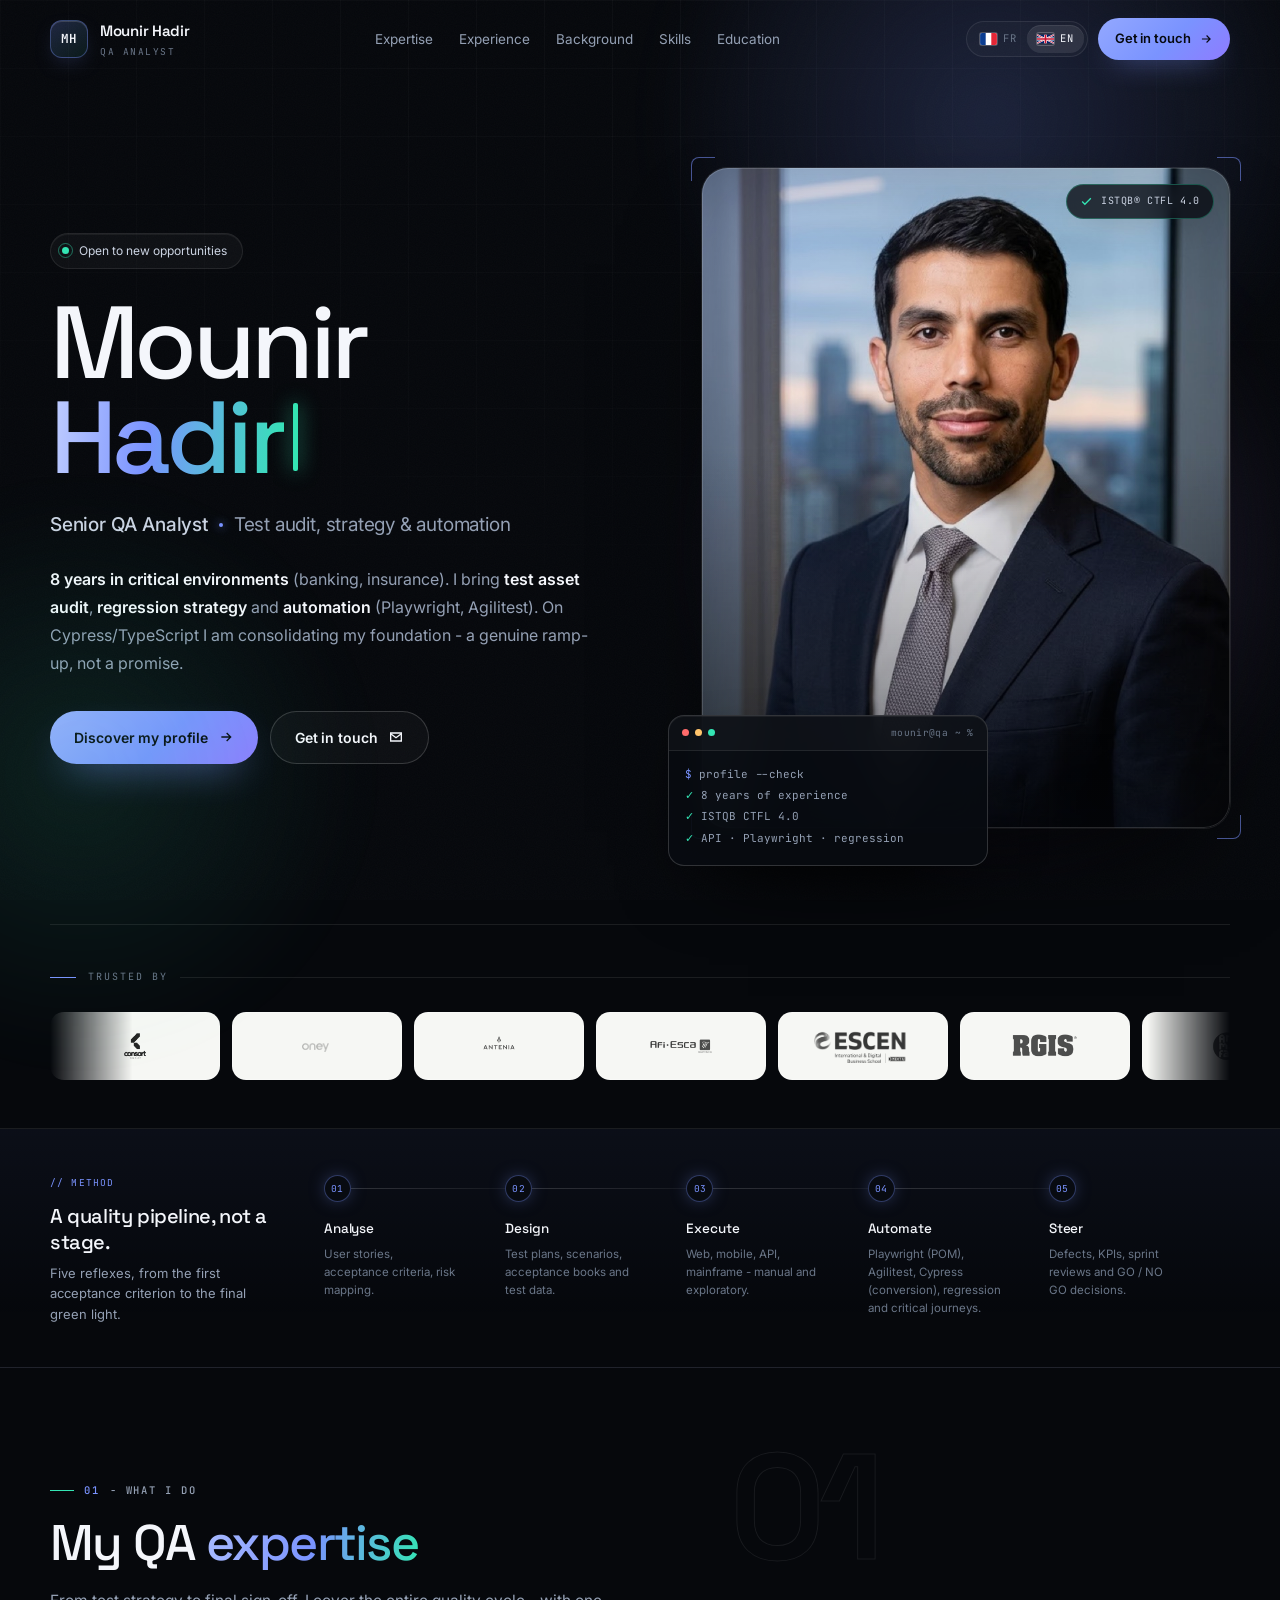
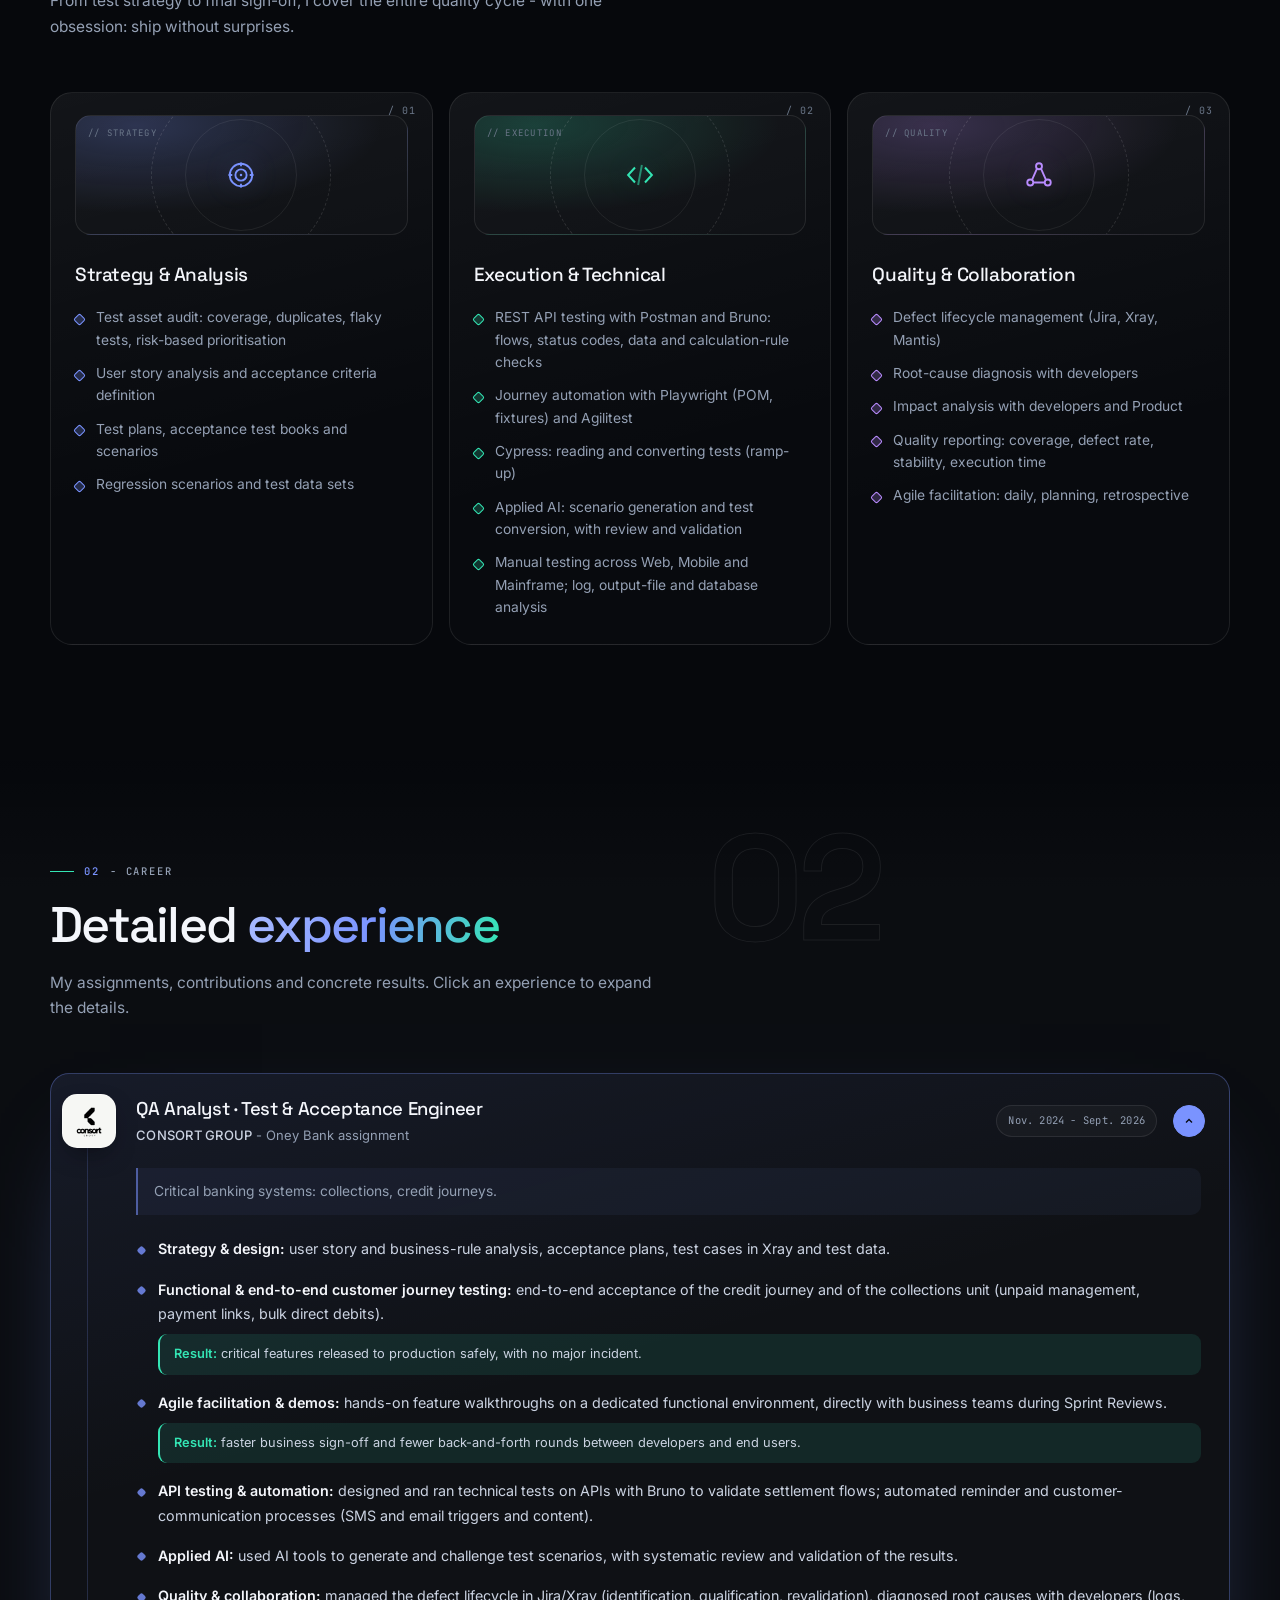
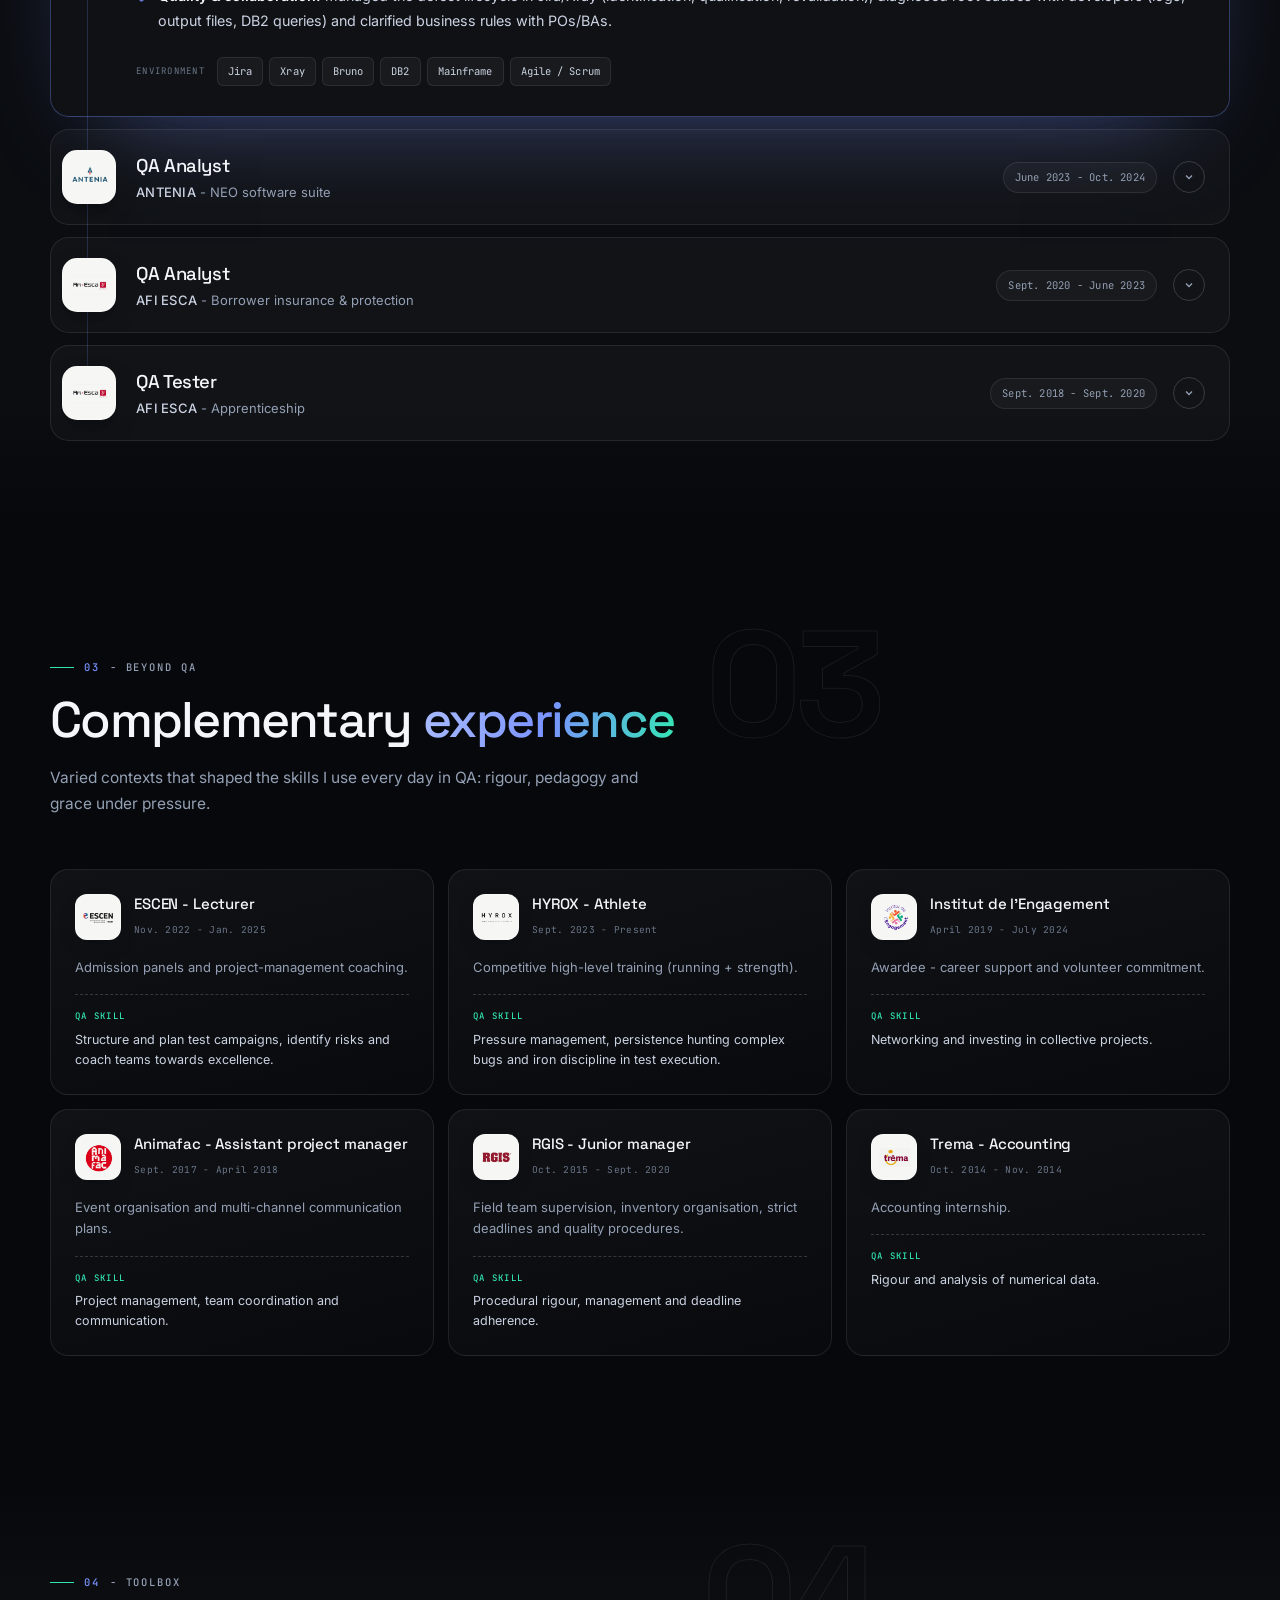
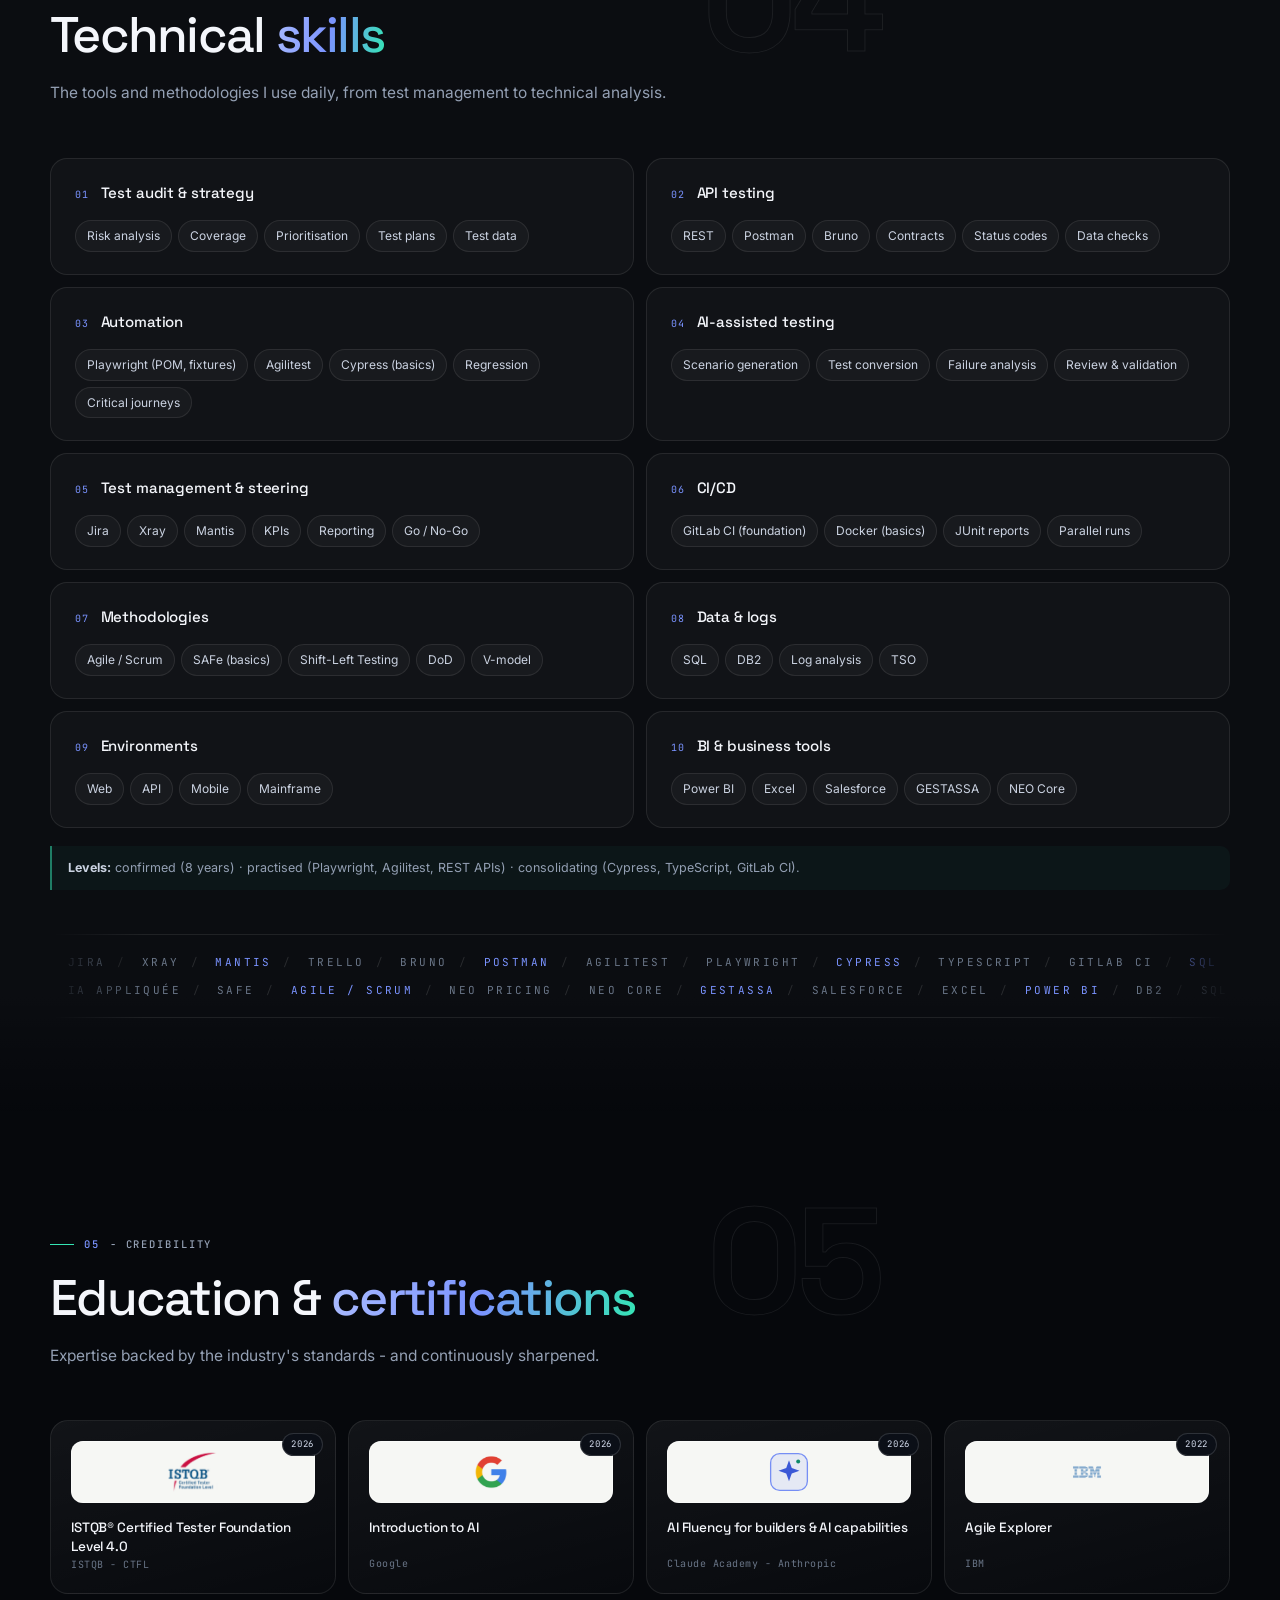
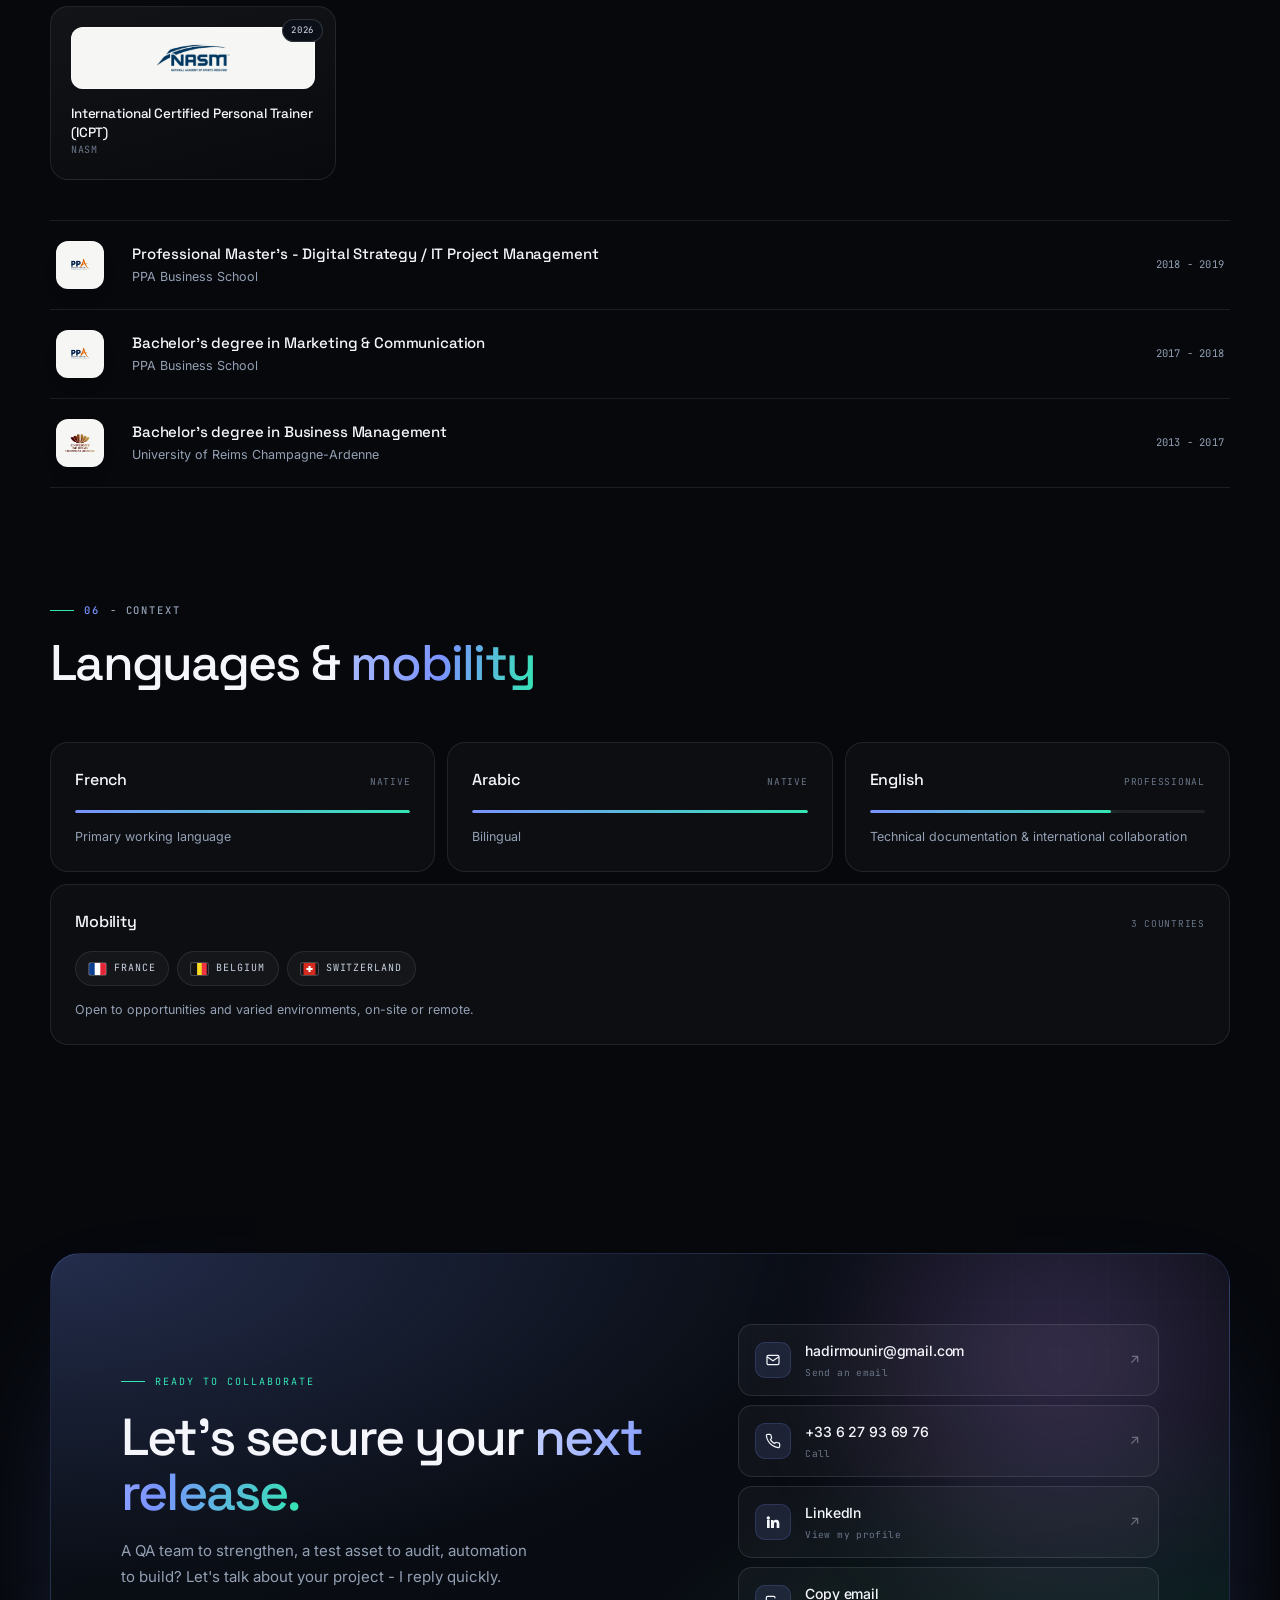
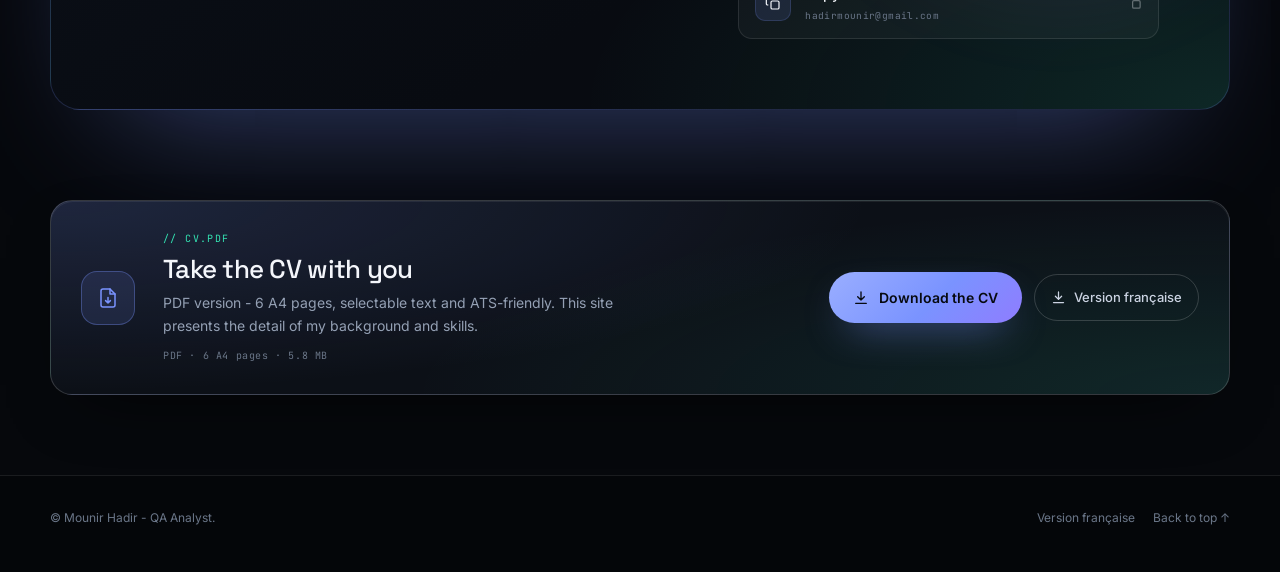
<file: en.html>
<!DOCTYPE html>
<html lang="en">
<head>
<meta charset="UTF-8">
<meta name="viewport" content="width=device-width, initial-scale=1">
<title>Mounir Hadir - Senior QA Analyst | Test Audit, Strategy &amp; Automation</title>
<meta name="description" content="Mounir Hadir, Senior QA Analyst with 8 years in banking and insurance. Test asset audit, regression strategy, API testing and Playwright automation.">
<meta name="author" content="Mounir Hadir">
<meta name="theme-color" content="#06080C">
<meta property="og:type" content="profile">
<meta property="og:title" content="Mounir Hadir - Senior QA Analyst">
<meta property="og:description" content="8 years in critical environments. Audit, test strategy, API and Playwright automation.">
<meta property="og:image" content="mounir-web.jpg">
<meta property="og:locale" content="en_GB">
<link rel="alternate" hreflang="fr" href="index.html">
<link rel="alternate" hreflang="en" href="en.html">
<link rel="icon" href="data:image/svg+xml,%3Csvg xmlns='http://www.w3.org/2000/svg' viewBox='0 0 64 64'%3E%3Crect width='64' height='64' rx='16' fill='%2306080C'/%3E%3Crect x='1.5' y='1.5' width='61' height='61' rx='14.5' fill='none' stroke='%237A93FF' stroke-opacity='.55'/%3E%3Ctext x='32' y='41' font-family='monospace' font-size='22' fill='%2334E5B4' text-anchor='middle'%3EMH%3C/text%3E%3C/svg%3E">
<link rel="preconnect" href="https://fonts.googleapis.com">
<link rel="preconnect" href="https://fonts.gstatic.com" crossorigin>
<link href="https://fonts.googleapis.com/css2?family=Inter:wght@400;500;600&family=JetBrains+Mono:wght@400;500&family=Space+Grotesk:wght@400;500;600;700&display=swap" rel="stylesheet">
<link rel="stylesheet" href="styles.css">
<link rel="stylesheet" href="print.css" media="print">
</head>
<body>

<a class="skip" href="#top">Skip to content</a>
<div class="progress" aria-hidden="true"><span id="progressBar"></span></div>

<header class="nav" id="nav">
  <div class="wrap nav-inner">
    <a href="#top" class="brand" aria-label="Mounir Hadir, home">
      <span class="brand-mark">MH</span>
      <span>Mounir Hadir<small>QA Analyst</small></span>
    </a>
    <nav class="nav-links" aria-label="Main navigation">
      <a href="#expertise">Expertise</a>
      <a href="#experiences">Experience</a>
      <a href="#complementaires">Background</a>
      <a href="#competences">Skills</a>
      <a href="#formation">Education</a>
    </nav>
    <div class="nav-right">
      <div class="lang-switch" role="group" aria-label="Language">
        <a href="index.html" lang="fr" hreflang="fr" aria-label="Voir la version française"><svg class="flag" viewBox="0 0 21 15" aria-hidden="true"><rect width="21" height="15" fill="#fff"/><rect width="7" height="15" fill="#0B3D91"/><rect x="14" width="7" height="15" fill="#E32636"/></svg>FR</a>
        <span class="is-active" aria-current="true"><svg class="flag" viewBox="0 0 60 30" aria-hidden="true"><rect width="60" height="30" fill="#012169"/><path d="M0 0 60 30M60 0 0 30" stroke="#fff" stroke-width="6"/><path d="M0 0 60 30M60 0 0 30" stroke="#C8102E" stroke-width="2.5"/><path d="M30 0v30M0 15h60" stroke="#fff" stroke-width="10"/><path d="M30 0v30M0 15h60" stroke="#C8102E" stroke-width="6"/></svg>EN</span>
      </div>
      <a href="#contact" class="nav-cta">
        Get in touch
        <svg viewBox="0 0 24 24" fill="none" stroke="currentColor" stroke-width="2" width="14" height="14" aria-hidden="true"><path d="M5 12h14M13 6l6 6-6 6"/></svg>
      </a>
      <button class="burger" id="burger" aria-label="Open menu" aria-expanded="false" aria-controls="mobileMenu">
        <span></span><span></span><span></span>
      </button>
    </div>
  </div>
</header>

<div class="mobile-menu" id="mobileMenu" aria-hidden="true">
  <a href="#expertise"><i>01</i>Expertise</a>
  <a href="#experiences"><i>02</i>Experience</a>
  <a href="#complementaires"><i>03</i>Background</a>
  <a href="#competences"><i>04</i>Skills</a>
  <a href="#formation"><i>05</i>Education</a>
  <a href="#contact"><i>06</i>Contact</a>
  <div class="mm-lang">
    <a href="index.html" lang="fr"><svg class="flag" viewBox="0 0 21 15" aria-hidden="true"><rect width="21" height="15" fill="#fff"/><rect width="7" height="15" fill="#0B3D91"/><rect x="14" width="7" height="15" fill="#E32636"/></svg>FR</a>
    <a class="is-active" href="en.html" aria-current="page"><svg class="flag" viewBox="0 0 60 30" aria-hidden="true"><rect width="60" height="30" fill="#012169"/><path d="M0 0 60 30M60 0 0 30" stroke="#fff" stroke-width="6"/><path d="M0 0 60 30M60 0 0 30" stroke="#C8102E" stroke-width="2.5"/><path d="M30 0v30M0 15h60" stroke="#fff" stroke-width="10"/><path d="M30 0v30M0 15h60" stroke="#C8102E" stroke-width="6"/></svg>EN</a>
  </div>
</div>

<main id="top">

  <!-- ================= HERO ================= -->
  <section class="hero" aria-labelledby="heroTitle">
    <div class="wrap">
      <div class="hero-grid">
        <div class="hero-copy">
          <span class="eyebrow reveal"><span class="dot"></span>Open to new opportunities</span>
          <h1 class="hero-title reveal" id="heroTitle" data-d="1">Mounir<br><span class="grad">Hadir</span><span class="caret" aria-hidden="true"></span></h1>
          <p class="hero-role reveal" data-d="2">
            Senior QA Analyst
            <span class="sep"></span>
            <span class="muted">Test audit, strategy &amp; automation</span>
          </p>
          <p class="hero-lead reveal" data-d="3">
            <strong>8 years in critical environments</strong> (banking, insurance).
            I bring <strong>test asset audit</strong>, <strong>regression strategy</strong>
            and <strong>automation</strong> (Playwright, Agilitest).
            On Cypress/TypeScript I am consolidating my foundation -
            a genuine ramp-up, not a promise.
          </p>
          <p class="cv-contact">
            <a class="cv-strong" href="mailto:hadirmounir@gmail.com">hadirmounir@gmail.com</a>
            <a href="tel:+33627936976">06 27 93 69 76</a>
            <a href="https://www.linkedin.com/in/hadirmounir">linkedin.com/in/hadirmounir</a>
            <span>France - Belgium - Switzerland</span>
          </p>
          <div class="hero-actions reveal" data-d="4">
            <a href="#experiences" class="btn btn-primary">
              Discover my profile
              <svg viewBox="0 0 24 24" fill="none" stroke="currentColor" stroke-width="2" aria-hidden="true"><path d="M5 12h14M13 6l6 6-6 6"/></svg>
            </a>
            <a href="#contact" class="btn btn-ghost">
              Get in touch
              <svg viewBox="0 0 24 24" fill="none" stroke="currentColor" stroke-width="2" aria-hidden="true"><path d="M4 6h16v12H4z"/><path d="m4 7 8 6 8-6"/></svg>
            </a>
          </div>
        </div>

        <div class="hero-visual reveal" data-d="2">
          <div class="portrait">
            <span class="hud tl" aria-hidden="true"></span>
            <span class="hud tr" aria-hidden="true"></span>
            <span class="hud bl" aria-hidden="true"></span>
            <span class="hud br" aria-hidden="true"></span>
            <div class="portrait-frame" id="tilt">
              <img src="mounir-web.jpg" alt="Portrait of Mounir Hadir" width="800" height="1000">
            </div>
            <div class="hud-badge">
              <svg viewBox="0 0 24 24" fill="none" stroke="currentColor" stroke-width="2.4" aria-hidden="true"><path d="M20 6 9 17l-5-5"/></svg>
              ISTQB® CTFL 4.0
            </div>
            <div class="terminal" aria-hidden="true">
              <div class="terminal-bar"><i></i><i></i><i></i><code>mounir@qa ~ %</code></div>
              <pre><span class="t-p">$</span> profile --check
<span class="t-ok">✓</span> 8 years of experience
<span class="t-ok">✓</span> ISTQB CTFL 4.0
<span class="t-ok">✓</span> API · Playwright · regression</pre>
            </div>
          </div>
        </div>
      </div>
    </div>

    <!-- Trust -->
    <div class="wrap trust">
      <p class="trust-label">Trusted by</p>
      <div class="marquee" aria-label="Logos of companies and organisations I have worked with">
        <div class="marquee-track" id="track1"></div>
      </div>
    </div>
  </section>


  <!-- ================= PIPELINE ================= -->
  <section class="flow" aria-labelledby="flowTitle">
    <div class="wrap flow-inner">
      <div class="flow-head">
        <span class="mono">// Method</span>
        <h2 id="flowTitle">A quality pipeline, not a stage.</h2>
        <p>Five reflexes, from the first acceptance criterion to the final green light.</p>
      </div>
      <ol class="pipeline">
        <li>
          <span class="n">01</span>
          <h3>Analyse</h3>
          <p>User stories, acceptance criteria, risk mapping.</p>
        </li>
        <li>
          <span class="n">02</span>
          <h3>Design</h3>
          <p>Test plans, scenarios, acceptance books and test data.</p>
        </li>
        <li>
          <span class="n">03</span>
          <h3>Execute</h3>
          <p>Web, mobile, API, mainframe - manual and exploratory.</p>
        </li>
        <li>
          <span class="n">04</span>
          <h3>Automate</h3>
          <p>Playwright (POM), Agilitest, Cypress (conversion), regression and critical journeys.</p>
        </li>
        <li>
          <span class="n">05</span>
          <h3>Steer</h3>
          <p>Defects, KPIs, sprint reviews and GO / NO GO decisions.</p>
        </li>
      </ol>
    </div>
  </section>

  <!-- ================= EXPERTISE ================= -->
  <section id="expertise" aria-labelledby="expertiseTitle">
    <div class="wrap">
      <div class="sec-head">
        <span class="sec-ghost" aria-hidden="true">01</span>
        <span class="sec-label reveal"><b>01</b> - What I do</span>
        <h2 class="sec-title reveal" id="expertiseTitle" data-d="1">My QA <em>expertise</em></h2>
        <p class="sec-sub reveal" data-d="2">From test strategy to final sign-off, I cover the entire quality cycle - with one obsession: ship without surprises.</p>
      </div>

      <div class="exp-grid">
        <article class="exp-card reveal" style="--c:#7A93FF;--c-soft:rgba(122,147,255,.24)">
          <span class="exp-num">/ 01</span>
          <div class="exp-visual">
            <span class="vis-label">// strategy</span>
            <svg viewBox="0 0 24 24" fill="none" stroke="currentColor" stroke-width="1.5" aria-hidden="true">
              <circle cx="12" cy="12" r="9"/><circle cx="12" cy="12" r="4.5"/><path d="M12 2v3M12 19v3M2 12h3M19 12h3"/><circle cx="12" cy="12" r="1" fill="currentColor" stroke="none"/>
            </svg>
          </div>
          <h3>Strategy &amp; Analysis</h3>
          <ul>
            <li>Test asset audit: coverage, duplicates, flaky tests, risk-based prioritisation</li>
            <li>User story analysis and acceptance criteria definition</li>
            <li>Test plans, acceptance test books and scenarios</li>
            <li>Regression scenarios and test data sets</li>
          </ul>
        </article>

        <article class="exp-card reveal" data-d="1" style="--c:#34E5B4;--c-soft:rgba(52,229,180,.2)">
          <span class="exp-num">/ 02</span>
          <div class="exp-visual">
            <span class="vis-label">// execution</span>
            <svg viewBox="0 0 24 24" fill="none" stroke="currentColor" stroke-width="1.6" aria-hidden="true">
              <path d="m8 6-5.5 6L8 18M16 6l5.5 6L16 18"/><path d="m13.5 4-3 16" opacity=".55"/>
            </svg>
          </div>
          <h3>Execution &amp; Technical</h3>
          <ul>
            <li>REST API testing with Postman and Bruno: flows, status codes, data and calculation-rule checks</li>
            <li>Journey automation with Playwright (POM, fixtures) and Agilitest</li>
            <li>Cypress: reading and converting tests (ramp-up)</li>
            <li>Applied AI: scenario generation and test conversion, with review and validation</li>
            <li>Manual testing across Web, Mobile and Mainframe; log, output-file and database analysis</li>
          </ul>
        </article>

        <article class="exp-card reveal" data-d="2" style="--c:#B98CFF;--c-soft:rgba(185,140,255,.22)">
          <span class="exp-num">/ 03</span>
          <div class="exp-visual">
            <span class="vis-label">// quality</span>
            <svg viewBox="0 0 24 24" fill="none" stroke="currentColor" stroke-width="1.5" aria-hidden="true">
              <circle cx="12" cy="5" r="2.4"/><circle cx="5" cy="18" r="2.4"/><circle cx="19" cy="18" r="2.4"/>
              <path d="M10.4 6.9 6.5 15.7M13.6 6.9l3.9 8.8M7.4 18h9.2"/>
            </svg>
          </div>
          <h3>Quality &amp; Collaboration</h3>
          <ul>
            <li>Defect lifecycle management (Jira, Xray, Mantis)</li>
            <li>Root-cause diagnosis with developers</li>
            <li>Impact analysis with developers and Product</li>
            <li>Quality reporting: coverage, defect rate, stability, execution time</li>
            <li>Agile facilitation: daily, planning, retrospective</li>
          </ul>
        </article>
      </div>
    </div>
  </section>

  <!-- ================= EXPERIENCE ================= -->
  <section id="experiences" class="alt" aria-labelledby="xpTitle">
    <div class="wrap">
      <div class="sec-head">
        <span class="sec-ghost" aria-hidden="true">02</span>
        <span class="sec-label reveal"><b>02</b> - Career</span>
        <h2 class="sec-title reveal" id="xpTitle" data-d="1">Detailed <em>experience</em></h2>
        <p class="sec-sub reveal" data-d="2">My assignments, contributions and concrete results. Click an experience to expand the details.</p>
      </div>

      <div class="xp-list">

        <article class="xp reveal" data-open="true">
          <button class="xp-head" aria-expanded="true">
            <span class="xp-logo"><img src="consort.png" alt="Consort Group logo" loading="lazy"></span>
            <span class="xp-id"><span class="xp-role">QA Analyst · Test &amp; Acceptance Engineer</span><span class="xp-sub"><span class="co">CONSORT GROUP</span> - Oney Bank assignment</span><span class="xp-date-m">Nov. 2024 - Sept. 2026</span></span>
            <span class="xp-meta">
              <span class="xp-date">Nov. 2024 - Sept. 2026</span>
              <span class="xp-chev"><svg viewBox="0 0 24 24" fill="none" stroke="currentColor" stroke-width="2.6" aria-hidden="true"><path d="m6 9 6 6 6-6"/></svg></span>
            </span>
          </button>
          <div class="xp-body">
            <div class="xp-inner">
              <div class="xp-content">
                <p class="xp-intro">Critical banking systems: collections, credit journeys.</p>
                <ul class="xp-bullets">
                  <li><strong>Strategy &amp; design:</strong> user story and business-rule analysis, acceptance plans, test cases in Xray and test data.</li>
                  <li><strong>Functional &amp; end-to-end customer journey testing:</strong> end-to-end acceptance of the credit journey and of the collections unit (unpaid management, payment links, bulk direct debits).
                    <span class="res"><b>Result:</b> critical features released to production safely, with no major incident.</span>
                  </li>
                  <li><strong>Agile facilitation &amp; demos:</strong> hands-on feature walkthroughs on a dedicated functional environment, directly with business teams during Sprint Reviews.
                    <span class="res"><b>Result:</b> faster business sign-off and fewer back-and-forth rounds between developers and end users.</span>
                  </li>
                  <li><strong>API testing &amp; automation:</strong> designed and ran technical tests on APIs with Bruno to validate settlement flows; automated reminder and customer-communication processes (SMS and email triggers and content).</li>
                  <li><strong>Applied AI:</strong> used AI tools to generate and challenge test scenarios, with systematic review and validation of the results.</li>
                  <li><strong>Quality &amp; collaboration:</strong> managed the defect lifecycle in Jira/Xray (identification, qualification, revalidation), diagnosed root causes with developers (logs, output files, DB2 queries) and clarified business rules with POs/BAs.</li>
                </ul>
                <div class="env">
                  <span class="env-label">Environment</span>
                  <span class="tag">Jira</span><span class="tag">Xray</span><span class="tag">Bruno</span>
                  <span class="tag">DB2</span><span class="tag">Mainframe</span><span class="tag">Agile / Scrum</span>
                </div>
              </div>
            </div>
          </div>
        </article>

        <article class="xp reveal">
          <button class="xp-head" aria-expanded="false">
            <span class="xp-logo"><img src="antenia.png" alt="Antenia logo" loading="lazy"></span>
            <span class="xp-id"><span class="xp-role">QA Analyst</span><span class="xp-sub"><span class="co">ANTENIA</span> - NEO software suite</span><span class="xp-date-m">June 2023 - Oct. 2024</span></span>
            <span class="xp-meta">
              <span class="xp-date">June 2023 - Oct. 2024</span>
              <span class="xp-chev"><svg viewBox="0 0 24 24" fill="none" stroke="currentColor" stroke-width="2.6" aria-hidden="true"><path d="m6 9 6 6 6-6"/></svg></span>
            </span>
          </button>
          <div class="xp-body">
            <div class="xp-inner">
              <div class="xp-content">
                <p class="xp-intro">French insurance software vendor (property &amp; casualty, health, protection) since 1986. Quality of the NEO suite (Core, Pricing, Partner, Selfcare) for major accounts such as GENERALI and SWISSLIFE.</p>
                <ul class="xp-bullets">
                  <li><strong>Automation &amp; API:</strong> repetitive test scenarios automated with Agilitest to secure releases; rate grids and customer configuration checked with Postman.</li>
                  <li><strong>Data configuration &amp; migration</strong> (GENERALI, SWISSLIFE): configured health and protection products, migrated data to NEO Core - the contract and claims back office - validated step by step with contract management tests.
                    <span class="res"><b>Result:</b> reliable migration for two major insurers, with service continuity and regulatory compliance.</span>
                  </li>
                  <li><strong>Pricing tests (NEO Pricing):</strong> validated the pricing engine, rate grids, premium calculation criteria and cross-cutting business rules; checked rate distribution via API to partners (extranets, comparison sites).</li>
                  <li><strong>Digital ecosystem validation:</strong> online sales journeys on NEO Partner (secure broker extranet) and NEO Selfcare features (self-service customer portal).</li>
                </ul>
                <div class="env">
                  <span class="env-label">Environment</span>
                  <span class="tag">Agilitest</span><span class="tag">Postman</span><span class="tag">Jira</span>
                  <span class="tag">Mantis</span><span class="tag">NEO Core</span><span class="tag">NEO Pricing</span>
                  <span class="tag">NEO Partner</span><span class="tag">NEO Selfcare</span>
                </div>
              </div>
            </div>
          </div>
        </article>

        <article class="xp reveal">
          <button class="xp-head" aria-expanded="false">
            <span class="xp-logo"><img src="afiesca.png" alt="AFI ESCA logo" loading="lazy"></span>
            <span class="xp-id"><span class="xp-role">QA Analyst</span><span class="xp-sub"><span class="co">AFI ESCA</span> - Borrower insurance &amp; protection</span><span class="xp-date-m">Sept. 2020 - June 2023</span></span>
            <span class="xp-meta">
              <span class="xp-date">Sept. 2020 - June 2023</span>
              <span class="xp-chev"><svg viewBox="0 0 24 24" fill="none" stroke="currentColor" stroke-width="2.6" aria-hidden="true"><path d="m6 9 6 6 6-6"/></svg></span>
            </span>
          </button>
          <div class="xp-body">
            <div class="xp-inner">
              <div class="xp-content">
                <p class="xp-intro">Family-run insurer specialising in borrower insurance and protection. Contributed to digitising underwriting and to the shift towards Agile.</p>
                <ul class="xp-bullets">
                  <li><strong>Digitisation &amp; customer journeys:</strong> acceptance testing of electronic subscription journeys (Web and API) and of the GESTASSA business back office.
                    <span class="res"><b>Result:</b> digital journeys for brokers and policyholders released safely.</span>
                  </li>
                  <li><strong>Agile / Scrum transition:</strong> supported the team moving from the V-model to Agile/Scrum, actively took part in ceremonies and built quality in from design (Shift-Left Testing).</li>
                  <li><strong>API &amp; pricing tests:</strong> verified the pricing engine through APIs and checked results in partner brokers' quoting tools, ensuring customers see accurate data.</li>
                  <li><strong>KPIs &amp; reporting:</strong> built and tracked business indicators (electronic vs paper subscription rate, conversion rate) to measure the impact of digitisation.</li>
                  <li><strong>Quality &amp; documentation:</strong> requirements traceability, test result documentation and defect management through to resolution.</li>
                </ul>
                <div class="env">
                  <span class="env-label">Environment</span>
                  <span class="tag">Web</span><span class="tag">API</span><span class="tag">GESTASSA</span>
                  <span class="tag">Agile / Scrum</span><span class="tag">V-model</span>
                </div>
              </div>
            </div>
          </div>
        </article>

        <article class="xp reveal">
          <button class="xp-head" aria-expanded="false">
            <span class="xp-logo"><img src="afiesca.png" alt="AFI ESCA logo" loading="lazy"></span>
            <span class="xp-id"><span class="xp-role">QA Tester</span><span class="xp-sub"><span class="co">AFI ESCA</span> - Apprenticeship</span><span class="xp-date-m">Sept. 2018 - Sept. 2020</span></span>
            <span class="xp-meta">
              <span class="xp-date">Sept. 2018 - Sept. 2020</span>
              <span class="xp-chev"><svg viewBox="0 0 24 24" fill="none" stroke="currentColor" stroke-width="2.6" aria-hidden="true"><path d="m6 9 6 6 6-6"/></svg></span>
            </span>
          </button>
          <div class="xp-body">
            <div class="xp-inner">
              <div class="xp-content">
                <p class="xp-intro">First steps as an apprentice on the digitisation of underwriting processes, in a V-model methodology.</p>
                <ul class="xp-bullets">
                  <li><strong>Functional testing:</strong> validated electronic subscription journeys (borrower insurance, protection) across Web, API and the GESTASSA back office.</li>
                  <li><strong>Quality &amp; CRM:</strong> identified and tracked defects with Trello; worked with CRM teams to keep client requirements and application behaviour aligned.</li>
                </ul>
                <div class="env">
                  <span class="env-label">Environment</span>
                  <span class="tag">Web</span><span class="tag">API</span><span class="tag">GESTASSA</span>
                  <span class="tag">Trello</span><span class="tag">V-model</span>
                </div>
              </div>
            </div>
          </div>
        </article>

      </div>
    </div>
  </section>

  <!-- ================= OTHER EXPERIENCE ================= -->
  <section id="complementaires" aria-labelledby="otherTitle">
    <div class="wrap">
      <div class="sec-head">
        <span class="sec-ghost" aria-hidden="true">03</span>
        <span class="sec-label reveal"><b>03</b> - Beyond QA</span>
        <h2 class="sec-title reveal" id="otherTitle" data-d="1">Complementary <em>experience</em></h2>
        <p class="sec-sub reveal" data-d="2">Varied contexts that shaped the skills I use every day in QA: rigour, pedagogy and grace under pressure.</p>
      </div>

      <div class="other-grid">
        <article class="other-card reveal">
          <div class="other-top">
            <span class="other-logo"><img src="escen.png" alt="ESCEN logo" loading="lazy"></span>
            <div><h3>ESCEN - Lecturer</h3><span>Nov. 2022 - Jan. 2025</span></div>
          </div>
          <p>Admission panels and project-management coaching.</p>
          <div class="qa"><b>QA skill</b>Structure and plan test campaigns, identify risks and coach teams towards excellence.</div>
        </article>

        <article class="other-card reveal" data-d="1">
          <div class="other-top">
            <span class="other-logo"><img src="hyrox.png" alt="HYROX logo" loading="lazy"></span>
            <div><h3>HYROX - Athlete</h3><span>Sept. 2023 - Present</span></div>
          </div>
          <p>Competitive high-level training (running + strength).</p>
          <div class="qa"><b>QA skill</b>Pressure management, persistence hunting complex bugs and iron discipline in test execution.</div>
        </article>

        <article class="other-card reveal" data-d="2">
          <div class="other-top">
            <span class="other-logo"><img src="ie.png" alt="Institut de l'Engagement logo" loading="lazy"></span>
            <div><h3>Institut de l'Engagement</h3><span>April 2019 - July 2024</span></div>
          </div>
          <p>Awardee - career support and volunteer commitment.</p>
          <div class="qa"><b>QA skill</b>Networking and investing in collective projects.</div>
        </article>

        <article class="other-card reveal">
          <div class="other-top">
            <span class="other-logo"><img src="animafac.png" alt="Animafac logo" loading="lazy"></span>
            <div><h3>Animafac - Assistant project manager</h3><span>Sept. 2017 - April 2018</span></div>
          </div>
          <p>Event organisation and multi-channel communication plans.</p>
          <div class="qa"><b>QA skill</b>Project management, team coordination and communication.</div>
        </article>

        <article class="other-card reveal" data-d="1">
          <div class="other-top">
            <span class="other-logo"><img src="rgis.png" alt="RGIS logo" loading="lazy"></span>
            <div><h3>RGIS - Junior manager</h3><span>Oct. 2015 - Sept. 2020</span></div>
          </div>
          <p>Field team supervision, inventory organisation, strict deadlines and quality procedures.</p>
          <div class="qa"><b>QA skill</b>Procedural rigour, management and deadline adherence.</div>
        </article>

        <article class="other-card reveal" data-d="2">
          <div class="other-top">
            <span class="other-logo"><img src="trema.png" alt="Trema logo" loading="lazy"></span>
            <div><h3>Trema - Accounting</h3><span>Oct. 2014 - Nov. 2014</span></div>
          </div>
          <p>Accounting internship.</p>
          <div class="qa"><b>QA skill</b>Rigour and analysis of numerical data.</div>
        </article>
      </div>
    </div>
  </section>

  <!-- ================= SKILLS ================= -->
  <section id="competences" class="alt" aria-labelledby="skillsTitle">
    <div class="wrap">
      <div class="sec-head">
        <span class="sec-ghost" aria-hidden="true">04</span>
        <span class="sec-label reveal"><b>04</b> - Toolbox</span>
        <h2 class="sec-title reveal" id="skillsTitle" data-d="1">Technical <em>skills</em></h2>
        <p class="sec-sub reveal" data-d="2">The tools and methodologies I use daily, from test management to technical analysis.</p>
      </div>

      <div class="skills-grid">
        <article class="skill reveal">
          <div class="skill-head"><span class="n">01</span><h3>Test audit &amp; strategy</h3></div>
          <div class="chips"><span class="chip">Risk analysis</span><span class="chip">Coverage</span><span class="chip">Prioritisation</span><span class="chip">Test plans</span><span class="chip">Test data</span></div>
        </article>

        <article class="skill reveal" data-d="1">
          <div class="skill-head"><span class="n">02</span><h3>API testing</h3></div>
          <div class="chips"><span class="chip">REST</span><span class="chip">Postman</span><span class="chip">Bruno</span><span class="chip">Contracts</span><span class="chip">Status codes</span><span class="chip">Data checks</span></div>
        </article>

        <article class="skill reveal">
          <div class="skill-head"><span class="n">03</span><h3>Automation</h3></div>
          <div class="chips"><span class="chip">Playwright (POM, fixtures)</span><span class="chip">Agilitest</span><span class="chip">Cypress (basics)</span><span class="chip">Regression</span><span class="chip">Critical journeys</span></div>
        </article>

        <article class="skill reveal" data-d="1">
          <div class="skill-head"><span class="n">04</span><h3>AI-assisted testing</h3></div>
          <div class="chips"><span class="chip">Scenario generation</span><span class="chip">Test conversion</span><span class="chip">Failure analysis</span><span class="chip">Review &amp; validation</span></div>
        </article>

        <article class="skill reveal">
          <div class="skill-head"><span class="n">05</span><h3>Test management &amp; steering</h3></div>
          <div class="chips"><span class="chip">Jira</span><span class="chip">Xray</span><span class="chip">Mantis</span><span class="chip">KPIs</span><span class="chip">Reporting</span><span class="chip">Go / No-Go</span></div>
        </article>

        <article class="skill reveal" data-d="1">
          <div class="skill-head"><span class="n">06</span><h3>CI/CD</h3></div>
          <div class="chips"><span class="chip">GitLab CI (foundation)</span><span class="chip">Docker (basics)</span><span class="chip">JUnit reports</span><span class="chip">Parallel runs</span></div>
        </article>

        <article class="skill reveal">
          <div class="skill-head"><span class="n">07</span><h3>Methodologies</h3></div>
          <div class="chips"><span class="chip">Agile / Scrum</span><span class="chip">SAFe (basics)</span><span class="chip">Shift-Left Testing</span><span class="chip">DoD</span><span class="chip">V-model</span></div>
        </article>

        <article class="skill reveal" data-d="1">
          <div class="skill-head"><span class="n">08</span><h3>Data &amp; logs</h3></div>
          <div class="chips"><span class="chip">SQL</span><span class="chip">DB2</span><span class="chip">Log analysis</span><span class="chip">TSO</span></div>
        </article>

        <article class="skill reveal">
          <div class="skill-head"><span class="n">09</span><h3>Environments</h3></div>
          <div class="chips"><span class="chip">Web</span><span class="chip">API</span><span class="chip">Mobile</span><span class="chip">Mainframe</span></div>
        </article>

        <article class="skill reveal" data-d="1">
          <div class="skill-head"><span class="n">10</span><h3>BI &amp; business tools</h3></div>
          <div class="chips"><span class="chip">Power BI</span><span class="chip">Excel</span><span class="chip">Salesforce</span><span class="chip">GESTASSA</span><span class="chip">NEO Core</span></div>
        </article>
      </div>

      <p class="skills-note reveal"><b>Levels:</b> confirmed (8 years) · practised (Playwright, Agilitest, REST APIs) · consolidating (Cypress, TypeScript, GitLab CI).</p>

      <div class="tool-marquee" id="toolBand" aria-hidden="true"></div>
    </div>
  </section>

  <!-- ================= EDUCATION ================= -->
  <section id="formation" aria-labelledby="formTitle">
    <div class="wrap">
      <div class="sec-head">
        <span class="sec-ghost" aria-hidden="true">05</span>
        <span class="sec-label reveal"><b>05</b> - Credibility</span>
        <h2 class="sec-title reveal" id="formTitle" data-d="1">Education &amp; <em>certifications</em></h2>
        <p class="sec-sub reveal" data-d="2">Expertise backed by the industry's standards - and continuously sharpened.</p>
      </div>

      <div class="cert-grid">
        <article class="cert reveal">
          <span class="yr">2026</span>
          <div class="cert-logo"><img src="istqb.png" alt="ISTQB logo" loading="lazy"></div>
          <div><h3>ISTQB® Certified Tester Foundation Level 4.0</h3><p>ISTQB - CTFL</p></div>
        </article>

        <article class="cert reveal" data-d="1">
          <span class="yr">2026</span>
          <div class="cert-logo"><img src="google.png" alt="Google logo" loading="lazy"></div>
          <div><h3>Introduction to AI</h3><p>Google</p></div>
        </article>

        <article class="cert reveal" data-d="2">
          <span class="yr">2026</span>
          <div class="cert-logo"><img src="ai-cert.svg" alt="" loading="lazy"></div>
          <div><h3>AI Fluency for builders &amp; AI capabilities</h3><p>Claude Academy - Anthropic</p></div>
        </article>

        <article class="cert reveal" data-d="3">
          <span class="yr">2022</span>
          <div class="cert-logo"><img src="ibm.png" alt="IBM logo" loading="lazy"></div>
          <div><h3>Agile Explorer</h3><p>IBM</p></div>
        </article>

        <article class="cert reveal">
          <span class="yr">2026</span>
          <div class="cert-logo"><img src="nasm.png" alt="NASM logo" loading="lazy"></div>
          <div><h3>International Certified Personal Trainer (ICPT)</h3><p>NASM</p></div>
        </article>
      </div>

      <div class="diplomas">
        <article class="diploma reveal">
          <span class="diploma-logo"><img src="ppa.png" alt="PPA Business School logo" loading="lazy"></span>
          <div>
            <h3>Professional Master's - Digital Strategy / IT Project Management</h3>
            <p>PPA Business School</p>
          </div>
          <span class="date">2018 - 2019</span>
        </article>

        <article class="diploma reveal">
          <span class="diploma-logo"><img src="ppa.png" alt="PPA Business School logo" loading="lazy"></span>
          <div>
            <h3>Bachelor's degree in Marketing &amp; Communication</h3>
            <p>PPA Business School</p>
          </div>
          <span class="date">2017 - 2018</span>
        </article>

        <article class="diploma reveal">
          <span class="diploma-logo"><img src="urca.png" alt="University of Reims Champagne-Ardenne logo" loading="lazy"></span>
          <div>
            <h3>Bachelor's degree in Business Management</h3>
            <p>University of Reims Champagne-Ardenne</p>
          </div>
          <span class="date">2013 - 2017</span>
        </article>
      </div>
    </div>
  </section>

  <!-- ================= LANGUAGES ================= -->
  <section aria-labelledby="langTitle" style="padding-top:0">
    <div class="wrap">
      <div class="sec-head">
        <span class="sec-label reveal"><b>06</b> - Context</span>
        <h2 class="sec-title reveal" id="langTitle" data-d="1">Languages &amp; <em>mobility</em></h2>
      </div>

      <div class="lang-grid">
        <article class="lang-card reveal" style="--w:100%">
          <div class="lang-top"><h3>French</h3><span>Native</span></div>
          <div class="bar"><i></i></div>
          <p class="lang-note">Primary working language</p>
        </article>
        <article class="lang-card reveal" data-d="1" style="--w:100%">
          <div class="lang-top"><h3>Arabic</h3><span>Native</span></div>
          <div class="bar"><i></i></div>
          <p class="lang-note">Bilingual</p>
        </article>
        <article class="lang-card reveal" data-d="2" style="--w:72%">
          <div class="lang-top"><h3>English</h3><span>Professional</span></div>
          <div class="bar"><i></i></div>
          <p class="lang-note">Technical documentation &amp; international collaboration</p>
        </article>
      </div>

      <div class="lang-grid" style="margin-top:12px;grid-template-columns:1fr">
        <article class="lang-card reveal">
          <div class="lang-top"><h3>Mobility</h3><span>3 countries</span></div>
          <div class="mobility">
            <span class="mob"><svg class="flag" viewBox="0 0 21 15" aria-hidden="true"><rect width="21" height="15" fill="#fff"/><rect width="7" height="15" fill="#0B3D91"/><rect x="14" width="7" height="15" fill="#E32636"/></svg>France</span>
            <span class="mob"><svg class="flag" viewBox="0 0 18 15" aria-hidden="true"><rect width="6" height="15" fill="#121212"/><rect x="6" width="6" height="15" fill="#FDDA24"/><rect x="12" width="6" height="15" fill="#EF3340"/></svg>Belgium</span>
            <span class="mob"><svg class="flag" viewBox="0 0 15 15" aria-hidden="true"><rect width="15" height="15" fill="#D52B1E"/><path d="M7.5 3.6v7.8M3.6 7.5h7.8" stroke="#fff" stroke-width="2.6"/></svg>Switzerland</span>
          </div>
          <p class="lang-note">Open to opportunities and varied environments, on-site or remote.</p>
        </article>
      </div>
    </div>
  </section>

  <!-- ================= CONTACT ================= -->
  <section class="contact" id="contact" aria-labelledby="contactTitle">
    <div class="wrap">
      <div class="contact-card reveal">
        <div class="contact-content">
          <span class="contact-label">Ready to collaborate</span>
          <h2 id="contactTitle">Let's secure your <em>next release.</em></h2>
          <p>A QA team to strengthen, a test asset to audit, automation to build? Let's talk about your project - I reply quickly.</p>
        </div>
        <div class="contact-actions">
          <a class="contact-link" href="mailto:hadirmounir@gmail.com">
            <span class="ic"><svg viewBox="0 0 24 24" fill="none" stroke="currentColor" stroke-width="1.8" aria-hidden="true"><rect x="3" y="5" width="18" height="14" rx="2"/><path d="m3 7 9 6 9-6"/></svg></span>
            <span><b>hadirmounir@gmail.com</b><small>Send an email</small></span>
            <svg class="arw" viewBox="0 0 24 24" fill="none" stroke="currentColor" stroke-width="2" width="15" height="15" aria-hidden="true"><path d="M7 17 17 7M8 7h9v9"/></svg>
          </a>
          <a class="contact-link" href="tel:+33627936976">
            <span class="ic"><svg viewBox="0 0 24 24" fill="none" stroke="currentColor" stroke-width="1.8" aria-hidden="true"><path d="M22 16.9v3a2 2 0 0 1-2.2 2 19.8 19.8 0 0 1-8.6-3.1 19.5 19.5 0 0 1-6-6A19.8 19.8 0 0 1 2.1 4.2 2 2 0 0 1 4.1 2h3a2 2 0 0 1 2 1.7c.1 1 .4 1.9.7 2.8a2 2 0 0 1-.5 2.1L8.1 9.9a16 16 0 0 0 6 6l1.3-1.3a2 2 0 0 1 2.1-.4c.9.3 1.8.6 2.8.7a2 2 0 0 1 1.7 2z"/></svg></span>
            <span><b>+33 6 27 93 69 76</b><small>Call</small></span>
            <svg class="arw" viewBox="0 0 24 24" fill="none" stroke="currentColor" stroke-width="2" width="15" height="15" aria-hidden="true"><path d="M7 17 17 7M8 7h9v9"/></svg>
          </a>
          <a class="contact-link" href="https://www.linkedin.com/in/hadirmounir" target="_blank" rel="noopener">
            <span class="ic"><svg viewBox="0 0 24 24" fill="currentColor" aria-hidden="true"><path d="M4.98 3.5a2.5 2.5 0 1 1 0 5 2.5 2.5 0 0 1 0-5zM3 9h4v12H3zM9 9h3.8v1.7h.1a4.2 4.2 0 0 1 3.8-2.1c4 0 4.8 2.6 4.8 6V21h-4v-5.6c0-1.3 0-3-1.9-3s-2.1 1.4-2.1 2.9V21H9z"/></svg></span>
            <span><b>LinkedIn</b><small>View my profile</small></span>
            <svg class="arw" viewBox="0 0 24 24" fill="none" stroke="currentColor" stroke-width="2" width="15" height="15" aria-hidden="true"><path d="M7 17 17 7M8 7h9v9"/></svg>
          </a>
          <button class="contact-link" id="copyMail" type="button" data-mail="hadirmounir@gmail.com" data-copied="Email copied ✓">
            <span class="ic"><svg viewBox="0 0 24 24" fill="none" stroke="currentColor" stroke-width="1.8" aria-hidden="true"><rect x="9" y="9" width="12" height="12" rx="2"/><path d="M5 15H4a2 2 0 0 1-2-2V4a2 2 0 0 1 2-2h9a2 2 0 0 1 2 2v1"/></svg></span>
            <span><b>Copy email</b><small>hadirmounir@gmail.com</small></span>
            <svg class="arw" viewBox="0 0 24 24" fill="none" stroke="currentColor" stroke-width="2" width="15" height="15" aria-hidden="true"><rect x="9" y="9" width="12" height="12" rx="2"/></svg>
          </button>
        </div>
      </div>
    </div>
  </section>

  <!-- ================= DOWNLOAD THE CV ================= -->
  <section class="dl" id="cv" aria-labelledby="dlTitle">
    <div class="wrap">
      <div class="dl-card reveal">
        <span class="dl-ico" aria-hidden="true">
          <svg viewBox="0 0 24 24" fill="none" stroke="currentColor" stroke-width="1.5" stroke-linecap="round" stroke-linejoin="round"><path d="M14 3H7a2 2 0 0 0-2 2v14a2 2 0 0 0 2 2h10a2 2 0 0 0 2-2V8z"/><path d="M14 3v5h5"/><path d="M12 11.5v5.5M9.6 14.6 12 17l2.4-2.4"/></svg>
        </span>
        <div class="dl-txt">
          <span class="dl-label">// cv.pdf</span>
          <h2 id="dlTitle">Take the CV with you</h2>
          <p>PDF version - 6 A4 pages, selectable text and ATS-friendly. This site presents the detail of my background and skills.</p>
          <span class="dl-meta">PDF · 6 A4 pages · 5.8 MB</span>
        </div>
        <div class="dl-actions">
          <a class="btn btn-primary" href="CV-Mounir-Hadir-EN.pdf" download="CV-Mounir-Hadir-EN.pdf" type="application/pdf">
            <svg viewBox="0 0 24 24" fill="none" stroke="currentColor" stroke-width="2" stroke-linecap="round" stroke-linejoin="round" aria-hidden="true"><path d="M12 3v12M7 10l5 5 5-5"/><path d="M4 20h16"/></svg>
            Download the CV
          </a>
          <a class="dl-alt" href="CV-Mounir-Hadir-FR.pdf" download="CV-Mounir-Hadir-FR.pdf" type="application/pdf" lang="fr" hreflang="fr">
            <svg viewBox="0 0 24 24" fill="none" stroke="currentColor" stroke-width="2" stroke-linecap="round" stroke-linejoin="round" aria-hidden="true"><path d="M12 3v12M7 10l5 5 5-5"/><path d="M4 20h16"/></svg>
            Version française
          </a>
        </div>
      </div>
    </div>
  </section>
</main>

<footer>
  <div class="wrap foot-inner">
    <span>© Mounir Hadir - QA Analyst.</span>
    <div class="foot-links">
      <a href="index.html" lang="fr">Version française</a>
      <a href="#top">Back to top ↑</a>
    </div>
  </div>
</footer>

<a href="#top" class="to-top" id="toTop" aria-label="Back to top">
  <svg viewBox="0 0 24 24" fill="none" stroke="currentColor" stroke-width="2" width="17" height="17" aria-hidden="true"><path d="M12 19V5M6 11l6-6 6 6"/></svg>
</a>

<div class="toast" id="toast" role="status" aria-live="polite">Email copied ✓</div>

<script src="app.js" defer></script>
</body>
</html>
</file>
<file: styles.css>
/* =========================================================
   Mounir Hadir — QA Analyst
   Dark editorial-tech design system
   ========================================================= */

:root{
  --bg:#06080C;
  --bg-soft:#080B11;
  --surface:#0C1017;
  --ink:#F4F6FB;
  --ink-soft:#CBD3E2;
  --muted:#94A0B4;
  --muted-2:#6A7688;
  --line:rgba(255,255,255,.085);
  --line-strong:rgba(255,255,255,.17);
  --accent:#7A93FF;
  --accent-2:#34E5B4;
  --accent-3:#B98CFF;
  --mint-soft:rgba(52,229,180,.11);
  --radius:22px;
  --maxw:1180px;
  --font:'Inter',-apple-system,BlinkMacSystemFont,'Segoe UI',sans-serif;
  --display:'Space Grotesk','Inter',-apple-system,sans-serif;
  --mono:'JetBrains Mono',ui-monospace,'SF Mono',Menlo,monospace;
  --shadow:0 24px 70px -34px rgba(0,0,0,.9);
  --glow:0 0 0 1px rgba(122,147,255,.2),0 34px 90px -46px rgba(122,147,255,.55);
  --ease:cubic-bezier(.22,.61,.36,1);
}

*,*::before,*::after{box-sizing:border-box}
html{scroll-behavior:smooth;-webkit-text-size-adjust:100%}
body{
  margin:0;background:var(--bg);color:var(--ink);
  font-family:var(--font);font-size:16.5px;line-height:1.66;
  -webkit-font-smoothing:antialiased;overflow-x:hidden;
}
img{max-width:100%;display:block}
a{color:inherit;text-decoration:none}
button{font:inherit;color:inherit;background:none;border:0;cursor:pointer}
::selection{background:var(--accent);color:#06080C}
:focus-visible{outline:2px solid var(--accent-2);outline-offset:3px;border-radius:6px}
::-webkit-scrollbar{width:10px;height:10px}
::-webkit-scrollbar-track{background:#070A0F}
::-webkit-scrollbar-thumb{background:#1D2532;border-radius:10px;border:3px solid #070A0F}

main,header,footer{position:relative;z-index:2}

body::before{
  content:"";position:fixed;inset:0;z-index:0;pointer-events:none;
  background-image:
    linear-gradient(rgba(255,255,255,.028) 1px,transparent 1px),
    linear-gradient(90deg,rgba(255,255,255,.028) 1px,transparent 1px);
  background-size:68px 68px;
  -webkit-mask-image:radial-gradient(120% 85% at 50% 0%,#000 0%,rgba(0,0,0,.5) 55%,transparent 88%);
  mask-image:radial-gradient(120% 85% at 50% 0%,#000 0%,rgba(0,0,0,.5) 55%,transparent 88%);
}
body::after{
  content:"";position:fixed;inset:0;z-index:0;pointer-events:none;opacity:.028;
  background-image:url("data:image/svg+xml,%3Csvg xmlns='http://www.w3.org/2000/svg' width='220' height='220'%3E%3Cfilter id='n'%3E%3CfeTurbulence type='fractalNoise' baseFrequency='.9' numOctaves='3' stitchTiles='stitch'/%3E%3C/filter%3E%3Crect width='220' height='220' filter='url(%23n)'/%3E%3C/svg%3E");
}
.wrap{width:min(100% - 48px,var(--maxw));margin-inline:auto}
.mono{font-family:var(--mono);font-size:11px;letter-spacing:.12em;text-transform:uppercase}
.skip{
  position:absolute;left:16px;top:-60px;z-index:200;padding:10px 16px;border-radius:10px;
  background:var(--ink);color:#06080C;font-size:13px;transition:top .25s;
}
.skip:focus{top:16px}

.progress{position:fixed;top:0;left:0;height:2px;width:100%;z-index:90;background:transparent}
.progress span{display:block;height:100%;width:0;background:linear-gradient(90deg,var(--accent),var(--accent-2));transition:width .1s linear;box-shadow:0 0 14px rgba(52,229,180,.5)}
.nav{
  position:fixed;top:0;left:0;right:0;z-index:80;border-bottom:1px solid transparent;
  transition:background .35s var(--ease),box-shadow .35s var(--ease),border-color .35s;
}
.nav.scrolled{
  background:rgba(6,8,12,.72);backdrop-filter:blur(20px) saturate(1.5);-webkit-backdrop-filter:blur(20px) saturate(1.5);
  border-bottom-color:var(--line);box-shadow:0 20px 50px -40px #000;
}
.nav-inner{display:flex;align-items:center;justify-content:space-between;gap:20px;height:78px}
.brand{display:flex;align-items:center;gap:12px;font-family:var(--display);font-weight:600;letter-spacing:-.02em;font-size:15px;flex:none}
.brand-mark{
  width:38px;height:38px;border-radius:12px;display:grid;place-items:center;position:relative;
  background:linear-gradient(145deg,rgba(122,147,255,.22),rgba(52,229,180,.08));
  border:1px solid rgba(122,147,255,.36);color:var(--ink);
  font-family:var(--mono);font-size:12.5px;letter-spacing:.02em;
  box-shadow:inset 0 1px 0 rgba(255,255,255,.14),0 8px 24px -12px rgba(122,147,255,.7);
}
.brand small{display:block;font-family:var(--mono);font-weight:400;font-size:9.5px;color:var(--muted-2);letter-spacing:.16em;text-transform:uppercase;line-height:1.5;margin-top:1px}
.nav-links{display:flex;align-items:center;gap:2px}
.nav-links a{
  position:relative;padding:8px 12px;font-size:13.5px;color:var(--muted);border-radius:9px;
  transition:color .25s,background .25s;
}
.nav-links a:hover{color:var(--ink);background:rgba(255,255,255,.05)}
.nav-links a.active{color:var(--ink)}
.nav-links a.active::after{
  content:"";position:absolute;left:12px;right:12px;bottom:1px;height:1.5px;border-radius:2px;
  background:linear-gradient(90deg,var(--accent),var(--accent-2));transform-origin:left;animation:grow .4s var(--ease);
}
@keyframes grow{from{transform:scaleX(0)}to{transform:scaleX(1)}}
.nav-right{display:flex;align-items:center;gap:10px;flex:none}
.lang-switch{
  display:flex;align-items:center;padding:3px;border:1px solid var(--line);border-radius:100px;
  background:rgba(255,255,255,.025);font-family:var(--mono);font-size:10.5px;letter-spacing:.08em;
}
.lang-switch a,.lang-switch span{display:inline-flex;align-items:center;gap:6px;padding:5px 10px;border-radius:100px;color:var(--muted-2);transition:color .25s,background .25s}
.lang-switch a:hover{color:var(--ink)}
.lang-switch .is-active{background:rgba(255,255,255,.09);color:var(--ink);box-shadow:inset 0 1px 0 rgba(255,255,255,.08)}
.flag{width:17px;height:12px;border-radius:2px;flex:none;display:block;box-shadow:0 0 0 1px rgba(255,255,255,.22)}
.nav-cta{
  display:inline-flex;align-items:center;gap:8px;padding:10px 17px;border-radius:100px;
  background:linear-gradient(135deg,#93A8FF,#7A93FF 55%,#8E7BFF);color:#070A10;
  font-size:13px;font-weight:600;letter-spacing:-.005em;
  box-shadow:0 12px 30px -16px rgba(122,147,255,.9);
  transition:transform .3s var(--ease),box-shadow .3s,filter .3s;
}
.nav-cta:hover{transform:translateY(-1px);box-shadow:0 16px 36px -14px rgba(122,147,255,.95);filter:brightness(1.06)}
.burger{display:none;width:42px;height:42px;border-radius:12px;border:1px solid var(--line);place-items:center;background:rgba(255,255,255,.03)}
.burger span{display:block;width:17px;height:1.5px;background:var(--ink);margin:3px 0;transition:transform .3s,opacity .3s}
.burger.open span:nth-child(1){transform:translateY(4.5px) rotate(45deg)}
.burger.open span:nth-child(2){opacity:0}
.burger.open span:nth-child(3){transform:translateY(-4.5px) rotate(-45deg)}

.mobile-menu{
  position:fixed;inset:0;z-index:79;background:rgba(6,8,12,.97);backdrop-filter:blur(22px);
  display:flex;flex-direction:column;justify-content:center;gap:2px;padding:0 32px;
  opacity:0;visibility:hidden;transition:opacity .35s var(--ease),visibility .35s;
}
.mobile-menu.open{opacity:1;visibility:visible}
.mobile-menu > a{
  font-family:var(--display);font-size:32px;font-weight:500;letter-spacing:-.02em;
  padding:10px 0;border-bottom:1px solid var(--line);display:flex;align-items:baseline;gap:14px;
}
.mobile-menu a i{font-style:normal;font-family:var(--mono);font-size:10px;color:var(--muted-2);letter-spacing:.1em}
.mobile-menu .mm-lang{display:flex;gap:8px;margin-top:26px;font-family:var(--mono);font-size:11px;letter-spacing:.1em}
.mobile-menu .mm-lang a{font-family:var(--mono);font-size:11px;padding:8px 14px;border:1px solid var(--line);border-radius:100px;display:inline-flex;align-items:center;gap:7px;letter-spacing:.1em}
.mobile-menu .mm-lang a.is-active{border-color:rgba(122,147,255,.5);color:var(--accent)}

.hero{position:relative;padding:168px 0 0;overflow:hidden}
.hero::before{
  content:"";position:absolute;top:-24%;right:-8%;width:780px;height:780px;border-radius:50%;
  background:radial-gradient(circle at 50% 50%,rgba(122,147,255,.2),transparent 62%);
  filter:blur(24px);pointer-events:none;
}
.hero::after{
  content:"";position:absolute;bottom:4%;left:-18%;width:620px;height:620px;border-radius:50%;
  background:radial-gradient(circle at 50% 50%,rgba(52,229,180,.11),transparent 66%);
  filter:blur(24px);pointer-events:none;
}
.hero-grid{position:relative;display:grid;grid-template-columns:1.06fr .94fr;gap:56px;align-items:center}
.eyebrow{
  display:inline-flex;align-items:center;flex-wrap:wrap;gap:10px;padding:7px 15px 7px 11px;border-radius:100px;
  background:rgba(255,255,255,.035);border:1px solid var(--line);font-size:12px;color:var(--ink-soft);
  box-shadow:inset 0 1px 0 rgba(255,255,255,.05);
}
.eyebrow .mono{font-size:10.5px;color:var(--accent-2);letter-spacing:.14em;white-space:nowrap}
.eb-loc{min-width:0}
.eyebrow .sep-dot{width:3px;height:3px;border-radius:50%;background:var(--muted-2)}
.dot{width:7px;height:7px;border-radius:50%;background:var(--accent-2);position:relative;flex:none}
.dot::after{content:"";position:absolute;inset:-4px;border-radius:50%;border:1px solid var(--accent-2);opacity:.45;animation:pulse 2.4s infinite}
@keyframes pulse{0%{transform:scale(.7);opacity:.6}70%{transform:scale(1.7);opacity:0}100%{opacity:0}}
h1.hero-title{
  font-family:var(--display);font-weight:500;font-size:clamp(56px,8vw,104px);line-height:.93;
  letter-spacing:-.045em;margin:26px 0 0;
}
h1.hero-title .grad{
  background:linear-gradient(96deg,#C3D0FF 0%,#7A93FF 42%,#34E5B4 100%);
  -webkit-background-clip:text;background-clip:text;color:transparent;
}
.caret{
  display:inline-block;width:.05em;height:.66em;margin-left:.09em;vertical-align:.02em;border-radius:2px;
  background:var(--accent-2);box-shadow:0 0 20px rgba(52,229,180,.7);animation:blink 1.15s steps(1) infinite;
}
@keyframes blink{0%,49%{opacity:1}50%,100%{opacity:0}}
.hero-role{
  margin-top:24px;font-size:clamp(16px,1.5vw,19px);font-weight:500;letter-spacing:-.01em;
  display:flex;flex-wrap:wrap;align-items:center;gap:11px;color:var(--ink-soft);
}
.hero-role .sep{width:4px;height:4px;border-radius:50%;background:var(--accent);flex:none;box-shadow:0 0 10px var(--accent)}
.hero-role span.muted{color:var(--muted);font-weight:400}
.hero-lead{max-width:54ch;margin:24px 0 0;color:var(--muted);font-size:16px;line-height:1.75}
.hero-lead strong{color:var(--ink);font-weight:600}
.hero-actions{display:flex;flex-wrap:wrap;gap:12px;margin-top:34px}
.btn{
  display:inline-flex;align-items:center;gap:10px;padding:14px 24px;border-radius:100px;
  font-size:14px;font-weight:600;letter-spacing:-.005em;
  transition:transform .35s var(--ease),box-shadow .35s,background .3s,color .3s,border-color .3s;
}
.btn svg{width:16px;height:16px;transition:transform .35s var(--ease)}
.btn-primary{
  background:linear-gradient(135deg,#9AAEFF,#7A93FF 55%,#8F7CFF);color:#070A10;
  box-shadow:0 16px 40px -18px rgba(122,147,255,.85);
}
.btn-primary:hover{transform:translateY(-2px);box-shadow:0 22px 48px -18px rgba(122,147,255,.95)}
.btn-primary:hover svg{transform:translateX(3px)}
.btn-ghost{background:rgba(255,255,255,.03);border:1px solid var(--line-strong);color:var(--ink)}
.btn-ghost:hover{background:rgba(255,255,255,.07);transform:translateY(-2px);border-color:rgba(255,255,255,.3)}
.hero-stats{display:flex;flex-wrap:wrap;gap:32px;margin-top:48px;padding-top:26px;border-top:1px solid var(--line)}
.stat b{display:block;font-family:var(--display);font-size:29px;line-height:1;font-weight:500;letter-spacing:-.03em}
.stat b i{font-style:normal;font-size:15px;color:var(--accent-2);vertical-align:super;margin-left:2px}
.stat span{display:block;margin-top:9px;font-family:var(--mono);font-size:9.5px;color:var(--muted-2);letter-spacing:.14em;text-transform:uppercase}

.hero-visual{position:relative}
.portrait{position:relative;perspective:1200px}
.portrait::before{
  content:"";position:absolute;inset:8% -6% -8% 6%;border-radius:50%;
  background:radial-gradient(circle,rgba(122,147,255,.34),rgba(185,140,255,.14) 45%,transparent 70%);
  filter:blur(50px);z-index:0;
}
.portrait-frame{
  position:relative;z-index:1;border-radius:26px;overflow:hidden;background:#0B0F16;
  box-shadow:0 50px 110px -46px rgba(0,0,0,.95),0 0 0 1px rgba(255,255,255,.1);
  transform-style:preserve-3d;transition:transform .5s var(--ease);
  aspect-ratio:4/5;
}
.portrait-frame img{width:100%;height:100%;object-fit:cover;object-position:50% 20%;transform:scale(1.015)}
.portrait-frame::before{
  content:"";position:absolute;inset:0;z-index:1;pointer-events:none;
  background:linear-gradient(180deg,rgba(6,8,12,0) 42%,rgba(6,8,12,.6) 100%),
             linear-gradient(120deg,rgba(122,147,255,.16),transparent 45%);
}
.portrait-frame::after{
  content:"";position:absolute;inset:0;border-radius:26px;z-index:2;pointer-events:none;
  box-shadow:inset 0 0 0 1px rgba(255,255,255,.14),inset 0 0 90px rgba(6,8,12,.28);
}
.hud{position:absolute;width:24px;height:24px;border:1px solid rgba(122,147,255,.55);z-index:4;pointer-events:none}
.hud.tl{top:-11px;left:-11px;border-right:0;border-bottom:0;border-radius:8px 0 0 0}
.hud.tr{top:-11px;right:-11px;border-left:0;border-bottom:0;border-radius:0 8px 0 0}
.hud.bl{bottom:-11px;left:-11px;border-right:0;border-top:0;border-radius:0 0 0 8px}
.hud.br{bottom:-11px;right:-11px;border-left:0;border-top:0;border-radius:0 0 8px 0}
.hud-badge{
  position:absolute;top:16px;right:16px;z-index:5;display:flex;align-items:center;gap:8px;
  padding:8px 13px;border-radius:100px;border:1px solid rgba(52,229,180,.3);
  background:rgba(7,10,16,.78);backdrop-filter:blur(14px);-webkit-backdrop-filter:blur(14px);
  font-family:var(--mono);font-size:10px;letter-spacing:.06em;color:var(--ink-soft);
  box-shadow:0 12px 30px -16px #000;
}
.hud-badge svg{width:13px;height:13px;color:var(--accent-2)}

.terminal{
  position:absolute;left:-34px;bottom:-38px;width:min(320px,86%);z-index:5;
  border-radius:16px;border:1px solid var(--line-strong);overflow:hidden;
  background:rgba(8,11,17,.92);backdrop-filter:blur(18px) saturate(1.3);-webkit-backdrop-filter:blur(18px) saturate(1.3);
  box-shadow:0 34px 80px -34px rgba(0,0,0,.95),inset 0 1px 0 rgba(255,255,255,.06);
}
.terminal-bar{
  display:flex;align-items:center;gap:6px;padding:9px 13px;border-bottom:1px solid var(--line);
  background:rgba(255,255,255,.025);
}
.terminal-bar i{width:7px;height:7px;border-radius:50%;background:#37404F}
.terminal-bar i:nth-child(1){background:#FF6B6B}
.terminal-bar i:nth-child(2){background:#FFC46B}
.terminal-bar i:nth-child(3){background:#34E5B4}
.terminal-bar code{margin-left:auto;font-family:var(--mono);font-size:9.5px;color:var(--muted-2);letter-spacing:.04em}
.terminal pre{
  margin:0;padding:13px 16px 16px;font-family:var(--mono);font-size:11px;line-height:1.95;
  color:var(--muted);white-space:pre-wrap;overflow-wrap:anywhere;
}
.terminal .t-p{color:var(--accent)}
.terminal .t-ok{color:var(--accent-2)}
.terminal .t-dim{color:var(--muted-2)}

.trust{padding:44px 0 48px;border-top:1px solid var(--line);margin-top:96px;position:relative}
.trust-label{
  display:flex;align-items:center;gap:12px;font-family:var(--mono);font-size:10px;letter-spacing:.2em;
  text-transform:uppercase;color:var(--muted-2);margin:0 0 26px;
}
.trust-label::before{content:"";width:26px;height:1px;background:var(--accent)}
.trust-label::after{content:"";flex:1;height:1px;background:var(--line)}
.marquee{
  position:relative;overflow:hidden;
  -webkit-mask-image:linear-gradient(90deg,transparent,#000 7%,#000 93%,transparent);
  mask-image:linear-gradient(90deg,transparent,#000 7%,#000 93%,transparent);
}
.marquee-track{display:flex;gap:12px;width:max-content;animation:scroll 44s linear infinite}
.marquee:hover .marquee-track{animation-play-state:paused}
@keyframes scroll{to{transform:translateX(-50%)}}
.logo-chip{
  height:68px;min-width:154px;padding:0 26px;border:1px solid rgba(255,255,255,.24);border-radius:14px;
  background:#F6F7F4;
  display:grid;place-items:center;flex:none;
  transition:transform .3s var(--ease),box-shadow .3s,border-color .3s;
}
.logo-chip:hover{transform:translateY(-3px);border-color:rgba(122,147,255,.55);box-shadow:0 22px 42px -26px rgba(0,0,0,.95)}
.logo-chip img{max-height:36px;max-width:118px;object-fit:contain;mix-blend-mode:multiply;filter:grayscale(1) contrast(1.08);opacity:.85;transition:filter .35s,opacity .35s}
.logo-chip:hover img{filter:grayscale(0);opacity:1}

.flow{
  border-top:1px solid var(--line);border-bottom:1px solid var(--line);
  background:linear-gradient(180deg,rgba(122,147,255,.05),rgba(8,11,17,0) 80%);
  padding:0;
}
.flow-inner{display:grid;grid-template-columns:230px 1fr;gap:44px;padding:46px 0 42px;align-items:start}
.flow-head .mono{color:var(--accent);display:block;margin-bottom:12px;font-size:9.5px}
.flow-head h2{font-family:var(--display);font-size:20px;font-weight:500;letter-spacing:-.02em;margin:0 0 8px;line-height:1.3}
.flow-head p{margin:0;font-size:13px;color:var(--muted);line-height:1.6;max-width:27ch}
.pipeline{list-style:none;margin:0;padding:0;display:grid;grid-template-columns:repeat(5,1fr)}
.pipeline li{position:relative;padding:0 16px 0 0}
.pipeline li::before{
  content:"";position:absolute;top:13px;left:27px;right:0;height:1px;
  background:linear-gradient(90deg,rgba(255,255,255,.16),rgba(255,255,255,.05));
}
.pipeline li:last-child::before{display:none}
.pipeline .n{
  position:relative;z-index:2;display:grid;place-items:center;width:27px;height:27px;border-radius:50%;
  border:1px solid rgba(122,147,255,.35);background:#080B11;color:var(--accent);
  font-family:var(--mono);font-size:9.5px;letter-spacing:.04em;
  box-shadow:0 0 18px -4px rgba(122,147,255,.5);
}
.pipeline h3{font-family:var(--display);font-size:13.5px;font-weight:500;letter-spacing:-.01em;margin:16px 0 6px}
.pipeline p{margin:0;font-size:11.5px;line-height:1.55;color:var(--muted-2);max-width:19ch}
.pipeline li:hover .n{border-color:var(--accent-2);color:var(--accent-2);box-shadow:0 0 22px -4px rgba(52,229,180,.6)}

section{position:relative;padding:104px 0;scroll-margin-top:90px}
.sec-head{position:relative;max-width:820px;margin-bottom:52px;padding-right:90px}
.sec-label{
  display:inline-flex;align-items:center;gap:10px;font-family:var(--mono);font-size:10.5px;
  letter-spacing:.18em;text-transform:uppercase;color:var(--muted);font-weight:500;margin-bottom:18px;
}
.sec-label::before{content:"";width:24px;height:1px;background:var(--accent-2)}
.sec-label b{color:var(--accent);font-weight:500}
h2.sec-title{
  font-family:var(--display);font-weight:500;font-size:clamp(33px,4.1vw,50px);line-height:1.06;
  letter-spacing:-.035em;margin:0;
}
h2.sec-title em{
  font-style:normal;
  background:linear-gradient(100deg,#A9BBFF,#7A93FF 50%,#34E5B4);
  -webkit-background-clip:text;background-clip:text;color:transparent;
}
.sec-sub{margin:18px 0 0;color:var(--muted);max-width:62ch;font-size:15.5px}
.sec-ghost{
  position:absolute;right:-8px;top:-40px;z-index:-1;pointer-events:none;user-select:none;
  font-family:var(--display);font-size:clamp(90px,12vw,150px);line-height:1;font-weight:600;letter-spacing:-.05em;
  color:transparent;-webkit-text-stroke:1px rgba(255,255,255,.075);
}
.alt{background:linear-gradient(180deg,transparent,rgba(255,255,255,.022) 10%,rgba(255,255,255,.022) 90%,transparent)}

.reveal{opacity:0;transform:translateY(24px);transition:opacity .8s var(--ease),transform .8s var(--ease)}
.reveal.in{opacity:1;transform:none}
.reveal[data-d="1"]{transition-delay:.08s}
.reveal[data-d="2"]{transition-delay:.16s}
.reveal[data-d="3"]{transition-delay:.24s}
.reveal[data-d="4"]{transition-delay:.32s}

.exp-grid{display:grid;grid-template-columns:repeat(3,1fr);gap:16px}
.exp-card{
  position:relative;border:1px solid var(--line);border-radius:var(--radius);padding:22px 24px 26px;
  background:linear-gradient(165deg,rgba(255,255,255,.055),rgba(255,255,255,.012) 65%);
  overflow:hidden;transition:transform .45s var(--ease),box-shadow .45s,border-color .45s,background .45s;
}
.exp-card::after{
  content:"";position:absolute;top:0;left:0;right:0;height:1px;
  background:linear-gradient(90deg,transparent,var(--c,var(--accent)),transparent);
  opacity:0;transition:opacity .45s;
}
.exp-card:hover{transform:translateY(-6px);border-color:rgba(122,147,255,.3);box-shadow:var(--glow)}
.exp-card:hover::after{opacity:1}
.exp-visual{
  position:relative;height:120px;border-radius:16px;overflow:hidden;display:grid;place-items:center;
  border:1px solid var(--line);margin-bottom:24px;
  background:radial-gradient(120% 120% at 18% 8%,var(--c-soft,rgba(122,147,255,.2)),transparent 62%),rgba(255,255,255,.015);
}
.exp-visual::before,.exp-visual::after{content:"";position:absolute;border-radius:50%;border:1px dashed rgba(255,255,255,.12)}
.exp-visual::before{width:180px;height:180px;animation:spin 34s linear infinite}
.exp-visual::after{width:112px;height:112px;border-style:solid;border-color:rgba(255,255,255,.07)}
@keyframes spin{to{transform:rotate(360deg)}}
.exp-visual svg{position:relative;z-index:2;width:30px;height:30px;color:var(--c,var(--accent));filter:drop-shadow(0 0 14px var(--c-soft,rgba(122,147,255,.6)))}
.exp-visual .vis-label{
  position:absolute;left:12px;top:10px;font-family:var(--mono);font-size:9px;letter-spacing:.14em;
  color:var(--muted-2);text-transform:uppercase;
}
.exp-num{
  position:absolute;right:16px;top:10px;z-index:3;font-family:var(--mono);font-size:10px;color:var(--muted-2);
  letter-spacing:.1em;
}
.exp-card h3{font-family:var(--display);font-size:19px;font-weight:500;letter-spacing:-.02em;margin:0 0 16px}
.exp-card ul{list-style:none;margin:0;padding:0;display:grid;gap:11px}
.exp-card li{position:relative;padding-left:21px;font-size:13.8px;color:var(--muted);line-height:1.62}
.exp-card li::before{
  content:"";position:absolute;left:0;top:.62em;width:9px;height:9px;border-radius:2px;
  border:1px solid var(--c,var(--accent));background:var(--c-soft,rgba(122,147,255,.2));transform:rotate(45deg);
}

.xp-list{position:relative;display:grid;gap:12px}
.xp-list::before{
  content:"";position:absolute;left:37px;top:34px;bottom:34px;width:1px;
  background:linear-gradient(180deg,transparent,rgba(122,147,255,.4) 6%,rgba(122,147,255,.4) 94%,transparent);
  opacity:.5;
}
.xp{
  position:relative;border:1px solid var(--line);border-radius:19px;overflow:hidden;
  background:rgba(255,255,255,.026);
  transition:background .4s,box-shadow .4s,border-color .4s;
}
.xp:hover{background:rgba(255,255,255,.045)}
.xp[data-open="true"]{
  background:linear-gradient(165deg,rgba(122,147,255,.1),rgba(255,255,255,.02) 46%);
  border-color:rgba(122,147,255,.34);
  box-shadow:0 40px 100px -60px rgba(122,147,255,.65);
}
.xp-head{
  width:100%;display:grid;grid-template-columns:54px 1fr auto;gap:20px;align-items:center;
  padding:20px 24px 20px 11px;text-align:left;
}
.xp-logo{
  width:54px;height:54px;border-radius:15px;background:#F6F7F4;border:1px solid rgba(255,255,255,.3);
  display:grid;place-items:center;padding:8px;flex:none;position:relative;z-index:2;
  box-shadow:0 10px 30px -14px #000;
}
.xp-logo img{max-height:38px;max-width:38px;object-fit:contain;mix-blend-mode:multiply}
.xp-role{display:block;font-family:var(--display);font-size:18.5px;font-weight:500;letter-spacing:-.02em;line-height:1.3}
.xp-sub{display:block;margin-top:5px;font-size:13px;color:var(--muted);line-height:1.4}
.xp-sub .co{color:var(--ink-soft);font-weight:500;letter-spacing:.02em}
.xp-date-m{display:none}
.xp-meta{display:flex;align-items:center;gap:16px}
.xp-date{
  font-family:var(--mono);font-size:10.5px;color:var(--muted);white-space:nowrap;letter-spacing:.02em;
  padding:6px 11px;border:1px solid var(--line);border-radius:100px;background:rgba(255,255,255,.03);
}
.xp-chev{
  width:32px;height:32px;border-radius:50%;border:1px solid var(--line-strong);display:grid;place-items:center;
  transition:transform .4s var(--ease),background .3s,color .3s,border-color .3s;flex:none;color:var(--muted);
}
.xp-chev svg{width:12px;height:12px}
.xp[data-open="true"] .xp-chev{transform:rotate(180deg);background:var(--accent);color:#070A10;border-color:var(--accent)}
.xp-body{display:grid;grid-template-rows:0fr;visibility:hidden;transition:grid-template-rows .5s var(--ease),visibility .5s}
.xp[data-open="true"] .xp-body{grid-template-rows:1fr;visibility:visible}
.xp-inner{overflow:hidden}
.xp-content{padding:0 28px 30px 85px}
.xp-intro{
  margin:0 0 22px;font-size:13.8px;color:var(--muted);line-height:1.68;
  padding:12px 16px;border-left:2px solid rgba(122,147,255,.55);border-radius:0 10px 10px 0;
  background:rgba(122,147,255,.06);
}
.xp-bullets{list-style:none;margin:0;padding:0;display:grid;gap:16px}
.xp-bullets li{position:relative;padding-left:22px;font-size:14.3px;color:var(--ink-soft);line-height:1.7}
.xp-bullets li::before{
  content:"";position:absolute;left:2px;top:.66em;width:7px;height:7px;border-radius:2px;
  background:var(--accent);opacity:.8;transform:rotate(45deg);
}
.xp-bullets strong{font-weight:600;color:var(--ink)}
.xp-bullets .res{
  display:block;margin-top:8px;padding:10px 14px;border-radius:9px;
  background:var(--mint-soft);border-left:2px solid var(--accent-2);
  font-size:12.8px;color:var(--ink-soft);line-height:1.6;
}
.xp-bullets .res b{color:var(--accent-2);font-weight:600}
.env{display:flex;flex-wrap:wrap;gap:6px;margin-top:24px;align-items:center}
.env-label{font-family:var(--mono);font-size:9px;letter-spacing:.14em;text-transform:uppercase;color:var(--muted-2);margin-right:6px}
.tag{
  font-family:var(--mono);font-size:10.5px;padding:5px 10px;border-radius:6px;
  background:rgba(255,255,255,.04);border:1px solid var(--line);color:var(--ink-soft);
  transition:background .25s,color .25s,border-color .25s;letter-spacing:.01em;
}
.tag:hover{background:rgba(122,147,255,.18);border-color:rgba(122,147,255,.45);color:#fff}

.other-grid{display:grid;grid-template-columns:repeat(3,1fr);gap:14px}
.other-card{
  position:relative;border:1px solid var(--line);border-radius:18px;padding:24px;overflow:hidden;
  background:linear-gradient(165deg,rgba(255,255,255,.045),rgba(255,255,255,.012));
  transition:transform .4s var(--ease),border-color .35s,box-shadow .4s;display:flex;flex-direction:column;
}
.other-card::before{
  content:"";position:absolute;top:-40px;right:-40px;width:140px;height:140px;border-radius:50%;
  background:radial-gradient(circle,rgba(122,147,255,.18),transparent 68%);opacity:0;transition:opacity .4s;
}
.other-card:hover{transform:translateY(-4px);border-color:rgba(122,147,255,.3);box-shadow:0 30px 70px -50px rgba(122,147,255,.8)}
.other-card:hover::before{opacity:1}
.other-top{display:flex;align-items:center;gap:13px;margin-bottom:16px;position:relative}
.other-logo{
  width:46px;height:46px;border-radius:12px;background:#F6F7F4;border:1px solid rgba(255,255,255,.25);
  display:grid;place-items:center;padding:7px;flex:none;box-shadow:0 8px 24px -14px #000;
}
.other-logo img{max-height:32px;max-width:32px;object-fit:contain;mix-blend-mode:multiply}
.other-top h3{font-family:var(--display);font-size:15px;font-weight:500;margin:0;letter-spacing:-.01em;line-height:1.32}
.other-top span{font-family:var(--mono);font-size:9.5px;color:var(--muted-2);letter-spacing:.03em}
.other-card p{margin:0;font-size:13px;color:var(--muted);line-height:1.64}
.other-card .qa{
  margin-top:16px;padding-top:14px;border-top:1px dashed var(--line-strong);font-size:12.5px;color:var(--ink-soft);line-height:1.6;
}
.other-card .qa b{
  color:var(--accent-2);font-family:var(--mono);font-weight:500;font-size:9px;letter-spacing:.14em;
  text-transform:uppercase;display:block;margin-bottom:6px;
}

.skills-grid{display:grid;grid-template-columns:repeat(2,1fr);gap:12px}
.skill{
  position:relative;border:1px solid var(--line);border-radius:17px;padding:22px 24px;
  background:rgba(255,255,255,.028);
  transition:background .35s,box-shadow .4s,border-color .35s,transform .4s var(--ease);
}
.skill:hover{background:rgba(255,255,255,.05);border-color:rgba(122,147,255,.3);transform:translateY(-2px);box-shadow:0 30px 60px -45px rgba(122,147,255,.8)}
.skill-head{display:flex;align-items:baseline;gap:12px;margin-bottom:14px}
.skill-head h3{font-family:var(--display);font-size:15px;font-weight:500;margin:0;letter-spacing:-.01em}
.skill-head .n{font-family:var(--mono);font-size:10px;color:var(--accent);letter-spacing:.08em}
.chips{display:flex;flex-wrap:wrap;gap:6px}
.chip{
  font-size:12px;padding:5px 11px;border-radius:100px;border:1px solid var(--line);
  color:var(--ink-soft);background:rgba(255,255,255,.03);transition:all .25s;
}
.chip:hover{border-color:rgba(52,229,180,.45);color:var(--accent-2);background:var(--mint-soft)}
.tool-marquee{
  margin-top:44px;padding:18px 0;border-top:1px solid var(--line);border-bottom:1px solid var(--line);
  display:grid;gap:10px;overflow:hidden;
  -webkit-mask-image:linear-gradient(90deg,transparent,#000 8%,#000 92%,transparent);
  mask-image:linear-gradient(90deg,transparent,#000 8%,#000 92%,transparent);
}
.tool-marquee div{display:flex;width:max-content;white-space:nowrap;animation:scroll 60s linear infinite}
.tool-marquee div.rev{animation-direction:reverse;animation-duration:72s}
.tool-marquee span{
  font-family:var(--mono);font-size:11px;letter-spacing:.22em;text-transform:uppercase;
  color:var(--muted-2);padding:0 18px;position:relative;
}
.tool-marquee span::after{content:"/";position:absolute;right:-3px;color:rgba(255,255,255,.12)}
.tool-marquee span:nth-child(3n){color:var(--accent)}

.cert-grid{display:grid;grid-template-columns:repeat(4,1fr);gap:12px;margin-bottom:40px}
.cert{
  position:relative;border:1px solid var(--line);border-radius:18px;padding:20px;overflow:hidden;
  background:linear-gradient(165deg,rgba(255,255,255,.05),rgba(255,255,255,.012));
  display:flex;flex-direction:column;gap:15px;
  transition:transform .4s var(--ease),box-shadow .4s,border-color .35s;
}
.cert:hover{transform:translateY(-5px);border-color:rgba(122,147,255,.32);box-shadow:0 40px 80px -55px rgba(122,147,255,.9)}
.cert-logo{
  width:100%;height:62px;border-radius:12px;background:#F6F7F4;display:grid;place-items:center;padding:10px 14px;
  box-shadow:inset 0 0 0 1px rgba(255,255,255,.4);
}
.cert-logo img{max-height:42px;max-width:100%;object-fit:contain;mix-blend-mode:multiply}
.cert h3{font-family:var(--display);font-size:13.5px;font-weight:500;line-height:1.42;margin:0;letter-spacing:-.01em;min-height:2.8em}
.cert p{margin:0;font-family:var(--mono);font-size:10px;color:var(--muted-2);letter-spacing:.05em}
.cert .yr{
  position:absolute;top:12px;right:12px;font-family:var(--mono);font-size:9px;letter-spacing:.08em;color:#D5DDEE;
  border:1px solid rgba(255,255,255,.14);padding:3px 8px;border-radius:100px;background:#0B0F17;z-index:2;
}
.diplomas{display:grid;border-top:1px solid var(--line)}
.diploma{
  display:grid;grid-template-columns:56px 1fr auto;gap:20px;align-items:center;padding:20px 6px;
  border-bottom:1px solid var(--line);transition:padding-left .35s var(--ease),background .35s;
}
.diploma:hover{padding-left:14px;background:rgba(255,255,255,.03)}
.diploma-logo{
  width:48px;height:48px;border-radius:12px;background:#F6F7F4;display:grid;place-items:center;padding:8px;
  box-shadow:0 8px 20px -14px #000;
}
.diploma-logo img{max-height:32px;max-width:32px;object-fit:contain;mix-blend-mode:multiply}
.diploma h3{font-family:var(--display);font-size:15px;font-weight:500;margin:0;letter-spacing:-.01em;line-height:1.4}
.diploma p{margin:3px 0 0;font-size:12.5px;color:var(--muted)}
.diploma .date{font-family:var(--mono);font-size:10.5px;color:var(--muted);white-space:nowrap;letter-spacing:.02em}

.lang-grid{display:grid;grid-template-columns:repeat(3,1fr);gap:12px}
.lang-card{
  border:1px solid var(--line);border-radius:18px;padding:24px;
  background:rgba(255,255,255,.028);transition:transform .4s var(--ease),box-shadow .4s,border-color .35s;
}
.lang-card:hover{transform:translateY(-4px);border-color:rgba(122,147,255,.28);box-shadow:var(--shadow)}
.lang-top{display:flex;justify-content:space-between;align-items:baseline;margin-bottom:16px;gap:12px}
.lang-top h3{font-family:var(--display);font-size:16px;font-weight:500;margin:0;letter-spacing:-.01em}
.lang-top span{font-family:var(--mono);font-size:9.5px;color:var(--muted-2);text-transform:uppercase;letter-spacing:.08em}
.bar{height:3px;border-radius:4px;background:rgba(255,255,255,.08);overflow:hidden}
.bar i{display:block;height:100%;border-radius:4px;background:linear-gradient(90deg,var(--accent),var(--accent-2));width:0;transition:width 1.2s var(--ease);box-shadow:0 0 12px rgba(52,229,180,.6)}
.lang-card.in .bar i{width:var(--w)}
.lang-note{margin:14px 0 0;font-size:12.5px;color:var(--muted);line-height:1.6}
.mobility{display:flex;flex-wrap:wrap;gap:8px;margin-top:2px}
.mob{
  display:inline-flex;align-items:center;gap:8px;padding:8px 13px;border-radius:100px;
  border:1px solid var(--line);background:rgba(255,255,255,.035);
  font-family:var(--mono);font-size:10px;letter-spacing:.09em;text-transform:uppercase;color:var(--ink-soft);
  transition:border-color .3s,transform .3s var(--ease),background .3s;
}
.mob:hover{border-color:rgba(52,229,180,.4);background:rgba(52,229,180,.07);transform:translateY(-2px)}

.contact{padding-bottom:90px}
.contact-card{
  position:relative;overflow:hidden;border-radius:30px;border:1px solid rgba(122,147,255,.2);
  padding:clamp(36px,5.6vw,70px);display:grid;grid-template-columns:1.15fr .85fr;gap:48px;align-items:center;
  background:
    radial-gradient(120% 130% at 0% 0%,rgba(122,147,255,.22),transparent 55%),
    radial-gradient(100% 120% at 100% 100%,rgba(52,229,180,.13),transparent 55%),
    linear-gradient(150deg,#0B1019,#080B11 60%);
  box-shadow:0 60px 140px -70px rgba(122,147,255,.5);
}
.contact-card::before{
  content:"";position:absolute;top:-45%;right:-12%;width:620px;height:620px;border-radius:50%;
  background:radial-gradient(circle,rgba(185,140,255,.24),transparent 62%);filter:blur(40px);
}
.contact-card::after{
  content:"";position:absolute;inset:0;pointer-events:none;
  background-image:
    linear-gradient(rgba(255,255,255,.04) 1px,transparent 1px),
    linear-gradient(90deg,rgba(255,255,255,.04) 1px,transparent 1px);
  background-size:48px 48px;
  -webkit-mask-image:radial-gradient(80% 80% at 100% 0%,#000,transparent 70%);
  mask-image:radial-gradient(80% 80% at 100% 0%,#000,transparent 70%);
  opacity:.5;
}
.contact-content{position:relative;z-index:2}
.contact-label{font-family:var(--mono);font-size:10px;letter-spacing:.2em;text-transform:uppercase;color:var(--accent-2);display:flex;align-items:center;gap:10px}
.contact-label::before{content:"";width:24px;height:1px;background:var(--accent-2)}
.contact-card h2{
  font-family:var(--display);font-weight:500;font-size:clamp(33px,4.2vw,52px);line-height:1.06;
  letter-spacing:-.035em;margin:20px 0 18px;
}
.contact-card h2 em{
  font-style:normal;
  background:linear-gradient(100deg,#C3D0FF,#7A93FF 50%,#34E5B4);
  -webkit-background-clip:text;background-clip:text;color:transparent;
}
.contact-card p{color:var(--muted);max-width:46ch;margin:0;font-size:15px;line-height:1.7}
.contact-actions{position:relative;z-index:2;display:grid;gap:9px}
.contact-link{
  display:flex;align-items:center;gap:14px;padding:14px 16px;border-radius:14px;
  border:1px solid rgba(255,255,255,.1);background:rgba(255,255,255,.035);
  transition:background .3s,border-color .3s,transform .3s var(--ease);text-align:left;width:100%;
}
.contact-link:hover{background:rgba(255,255,255,.075);border-color:rgba(122,147,255,.4);transform:translateX(4px)}
.contact-link .ic{
  width:36px;height:36px;border-radius:10px;display:grid;place-items:center;flex:none;
  background:rgba(122,147,255,.12);color:var(--ink);border:1px solid rgba(122,147,255,.18);
}
.contact-link .ic svg{width:16px;height:16px}
.contact-link b{display:block;font-size:14px;font-weight:500;letter-spacing:-.01em}
.contact-link small{display:block;font-family:var(--mono);font-size:9.5px;color:var(--muted-2);margin-top:3px;letter-spacing:.04em}
.contact-link .arw{margin-left:auto;opacity:.35;transition:opacity .3s,transform .3s;flex:none}
.contact-link:hover .arw{opacity:1;transform:translate(2px,-2px)}

footer{padding:32px 0 44px;border-top:1px solid var(--line);background:rgba(0,0,0,.18)}
.foot-inner{display:flex;flex-wrap:wrap;justify-content:space-between;align-items:center;gap:16px;font-size:12px;color:var(--muted-2)}
.foot-inner .mono{font-size:9.5px;letter-spacing:.1em}
.foot-inner a:hover{color:var(--ink)}
.foot-links{display:flex;gap:18px}
.to-top{
  position:fixed;right:26px;bottom:26px;width:44px;height:44px;border-radius:50%;z-index:70;
  background:rgba(12,16,23,.9);border:1px solid var(--line-strong);color:var(--ink);
  display:grid;place-items:center;box-shadow:0 20px 50px -20px #000;backdrop-filter:blur(12px);
  opacity:0;visibility:hidden;transform:translateY(12px);transition:all .4s var(--ease);
}
.to-top.show{opacity:1;visibility:visible;transform:none}
.to-top:hover{background:var(--accent);color:#070A10;border-color:var(--accent)}

.toast{
  position:fixed;left:50%;bottom:30px;transform:translate(-50%,20px);z-index:120;
  background:rgba(10,14,20,.95);color:var(--ink);padding:12px 20px;border-radius:100px;font-size:13px;
  border:1px solid rgba(52,229,180,.35);opacity:0;visibility:hidden;transition:all .4s var(--ease);
  box-shadow:0 30px 60px -30px #000;
}
.toast.show{opacity:1;visibility:visible;transform:translate(-50%,0)}

@media (max-width:1080px){
  .nav-links{display:none}
  .burger{display:grid}
  .hero-grid{grid-template-columns:1fr;gap:70px}
  .hero-visual{max-width:420px;margin-inline:auto;width:100%}
  .terminal{left:-24px;bottom:-30px}
  .exp-grid,.other-grid{grid-template-columns:repeat(2,1fr)}
  .cert-grid{grid-template-columns:repeat(2,1fr)}
  .contact-card{grid-template-columns:1fr;gap:34px}
  .flow-inner{grid-template-columns:1fr;gap:26px}
  .flow-head p{max-width:52ch}
}
@media (max-width:820px){
  .pipeline{grid-template-columns:repeat(3,1fr);row-gap:24px}
  .pipeline li:nth-child(3)::before{display:none}
  .pipeline li:nth-child(4),.pipeline li:nth-child(5){padding-top:6px}
  .sec-head{padding-right:0}
  .sec-ghost{display:none}
  .nav-cta{display:none}
  .lang-switch{margin-right:2px}
}
@media (max-width:720px){
  body{font-size:16px}
  .wrap{width:calc(100% - 34px)}
  .hero{padding-top:126px}
  h1.hero-title{font-size:clamp(48px,14.5vw,68px)}
  .hero-role{gap:8px}
  .hero-stats{gap:24px 26px}
  .eyebrow{display:flex;width:100%;justify-content:center;gap:8px 10px;font-size:11.5px;text-align:center;padding:9px 12px}
  .eyebrow .mono{font-size:9.5px}
  .eyebrow .sep-dot{display:none}
  .eb-loc{flex:1 1 100%;text-align:center}
  .xp-date-m{display:block;margin-top:7px;font-family:var(--mono);font-size:9.5px;color:var(--muted-2);letter-spacing:.1em;text-transform:uppercase}
  .exp-grid,.other-grid,.skills-grid,.lang-grid,.cert-grid{grid-template-columns:1fr}
  .xp-list::before{display:none}
  .xp-head{grid-template-columns:46px 1fr auto;gap:13px;padding:16px 14px 16px 10px}
  .xp-logo{width:46px;height:46px;border-radius:12px}
  .xp-role{font-size:16px}
  .xp-date{display:none}
  .xp-content{padding:0 18px 24px 18px}
  .xp-intro{margin-bottom:18px}
  .diploma{grid-template-columns:46px 1fr;gap:13px}
  .diploma .date{grid-column:2;font-size:10.5px;margin-top:-6px}
  .diploma-logo{width:42px;height:42px}
  .sec-head{margin-bottom:36px}
  section{padding:74px 0}
  .contact-card{border-radius:24px;padding:32px 22px}
  .terminal{position:relative;left:0;bottom:0;width:100%;margin-top:18px}
  .portrait{max-width:360px;margin-inline:auto}
  .trust{margin-top:70px;padding-bottom:38px}
  .pipeline{grid-template-columns:repeat(2,1fr);row-gap:22px}
  .pipeline li::before{display:none}
  .to-top{right:16px;bottom:16px}
  .hud-badge{font-size:9px;padding:7px 10px}
  .foot-inner{justify-content:flex-start;gap:10px}
}
@media (prefers-reduced-motion:reduce){
  *,*::before,*::after{animation-duration:.001ms!important;animation-iteration-count:1!important;transition-duration:.001ms!important}
  html{scroll-behavior:auto}
  .reveal{opacity:1;transform:none}
}

@media print{
  .nav,.progress,.to-top,.marquee,.terminal,.hero-actions,.contact-actions,.toast,.burger,.mobile-menu,.tool-marquee,.trust,.hud,.hud-badge,.exp-visual,.flow,.dl{display:none!important}
  body{background:#fff;color:#111;font-size:10.5pt}
  body::before,body::after{display:none}
  section{padding:18px 0;break-inside:avoid}
  .hero{padding-top:0}
  .xp-body{grid-template-rows:1fr!important;visibility:visible!important}
  .xp,.skill,.other-card,.cert,.lang-card,.exp-card{background:#fff!important;border-color:#ddd!important;box-shadow:none!important}
  .xp-content{padding-left:0}
  .contact-card{background:#fff!important;border:1px solid #ccc;box-shadow:none;color:#111}
  .contact-card h2 em,.sec-title em{color:#111;-webkit-text-fill-color:#111;background:none}
  .reveal{opacity:1!important;transform:none!important}
  .sec-ghost{display:none}
}

/* Bloc coordonnees reserve a la version imprimee / PDF */
.cv-contact{display:none}

/* =========================================================
   Bloc valeur (non numerote)
   ========================================================= */
.mission{
  position:relative;
  padding:clamp(34px,5vw,64px) 0 clamp(54px,7vw,86px);
  background:
    radial-gradient(70% 120% at 12% 0%,rgba(52,229,180,.07),transparent 62%),
    radial-gradient(60% 120% at 92% 8%,rgba(122,147,255,.09),transparent 62%);
  border-top:1px solid var(--line);
}
.mission-head{max-width:980px}
.mission-kicker{
  display:inline-flex;align-items:center;gap:9px;padding:7px 12px;border-radius:100px;
  border:1px solid rgba(52,229,180,.32);background:rgba(52,229,180,.07);
  font-family:var(--mono);font-size:10.5px;letter-spacing:.12em;text-transform:uppercase;color:var(--accent-2);
}
.mission-kicker .dot{width:6px;height:6px;border-radius:50%;background:var(--accent-2);box-shadow:0 0 12px var(--accent-2)}
.mission-head h2{
  margin:18px 0 14px;font-family:var(--display);font-weight:500;
  font-size:clamp(30px,4.2vw,52px);line-height:1.06;letter-spacing:-.04em;
}
.mission-head h2 em{
  font-style:normal;
  background:linear-gradient(100deg,#fff 0%,#B9C6FF 38%,#34E5B4 100%);
  -webkit-background-clip:text;background-clip:text;color:transparent;
}
.mission-head p{margin:0;max-width:78ch;color:var(--muted);font-size:15px;line-height:1.65}
.mission-grid{display:grid;grid-template-columns:repeat(3,minmax(0,1fr));gap:14px;margin-top:clamp(26px,3.6vw,40px)}
.mission-card{
  position:relative;padding:clamp(18px,2.2vw,24px);border-radius:20px;
  border:1px solid var(--line);background:linear-gradient(180deg,rgba(255,255,255,.035),rgba(255,255,255,.012));
  box-shadow:var(--shadow);
}
.mission-card::before{content:"";position:absolute;inset:0;border-radius:inherit;pointer-events:none;box-shadow:inset 0 1px 0 rgba(255,255,255,.06)}
.mission-now{border-color:rgba(52,229,180,.28)}
.mission-auto{border-color:rgba(122,147,255,.32)}
.mission-gap{border-color:rgba(255,196,92,.30)}
.mission-tag{
  display:inline-block;margin-bottom:12px;font-family:var(--mono);font-size:9.5px;
  letter-spacing:.14em;text-transform:uppercase;color:var(--muted-2);
}
.mission-now .mission-tag{color:var(--accent-2)}
.mission-auto .mission-tag{color:var(--accent)}
.mission-gap .mission-tag{color:#FFC45C}
.mission-card h3{margin:0 0 12px;font-family:var(--display);font-size:19px;font-weight:500;letter-spacing:-.02em}
.mission-card ul{list-style:none;margin:0;padding:0;display:grid;gap:9px}
.mission-card li{position:relative;padding-left:17px;color:var(--ink-soft);font-size:13.5px;line-height:1.55}
.mission-card li::before{content:"";position:absolute;left:0;top:.55em;width:6px;height:6px;border-radius:50%;background:var(--muted-2)}
.mission-now li::before{background:var(--accent-2)}
.mission-auto li::before{background:var(--accent)}
.mission-gap li::before{background:#FFC45C}
.mission-card b{color:var(--ink);font-weight:600}
.mission-note{margin:14px 0 0;padding-top:12px;border-top:1px solid var(--line);color:var(--muted);font-size:12.5px;line-height:1.55}
.mission-proof{
  display:flex;flex-wrap:wrap;gap:10px 22px;margin-top:16px;padding:14px 18px;
  border:1px solid var(--line);border-radius:14px;background:rgba(255,255,255,.02);
  font-family:var(--mono);font-size:10.5px;letter-spacing:.04em;color:var(--muted);
}
.mission-proof b{color:var(--ink);font-weight:500}
.mission-plan{
  margin-top:16px;padding:clamp(18px,2.4vw,26px);border:1px solid var(--line);
  border-radius:20px;background:var(--surface);box-shadow:var(--shadow);
}
.plan-head{display:flex;align-items:baseline;justify-content:space-between;gap:12px;flex-wrap:wrap;margin-bottom:14px}
.plan-head .mono{color:var(--accent-2)}
.plan-head h3{margin:0;font-family:var(--display);font-size:clamp(19px,2.2vw,24px);font-weight:500;letter-spacing:-.02em}
.plan{list-style:none;margin:0;padding:0;display:grid;grid-template-columns:repeat(3,1fr);gap:12px}
.plan li{padding:14px;border-radius:14px;border:1px solid var(--line);background:rgba(255,255,255,.02)}
.plan-d{display:inline-block;margin-bottom:8px;font-family:var(--mono);font-size:10px;letter-spacing:.12em;color:var(--accent)}
.plan li b{display:block;margin-bottom:5px;font-size:14px;color:var(--ink)}
.plan li p{margin:0;color:var(--muted);font-size:12.5px;line-height:1.55}
.mission-cta{
  display:flex;align-items:center;justify-content:space-between;gap:16px;flex-wrap:wrap;
  margin-top:16px;padding:16px 20px;border-radius:16px;
  border:1px solid rgba(122,147,255,.28);
  background:linear-gradient(100deg,rgba(122,147,255,.12),rgba(52,229,180,.07));
}
.mission-cta p{margin:0;color:var(--ink-soft);font-size:13.5px}
.mission-cta b{color:var(--ink)}
.skills-note{
  margin:18px 0 0;padding:12px 16px;border-left:2px solid rgba(52,229,180,.5);
  background:rgba(52,229,180,.045);border-radius:0 10px 10px 0;
  color:var(--muted);font-size:12.5px;line-height:1.6;
}
.skills-note b{color:var(--ink-soft)}

@media (max-width:980px){
  .mission-grid{grid-template-columns:1fr}
  .plan{grid-template-columns:1fr}
}
@media (max-width:720px){
  .mission-cta{align-items:flex-start}
  .mission-cta .btn{width:100%;justify-content:center}
}

/* =========================================================
   Bandeau de telechargement du CV (bas de page)
   ========================================================= */
.dl{padding:0 0 clamp(56px,7vw,80px)}
.dl-card{
  position:relative;display:flex;align-items:center;flex-wrap:wrap;
  gap:clamp(18px,2.4vw,28px);
  padding:clamp(22px,3vw,30px);
  border-radius:var(--radius);border:1px solid var(--line-strong);
  background:
    radial-gradient(120% 170% at 0% 0%,rgba(122,147,255,.17),transparent 58%),
    radial-gradient(120% 170% at 100% 100%,rgba(52,229,180,.11),transparent 58%),
    var(--surface);
  box-shadow:var(--shadow);overflow:hidden;
}
.dl-card::before{
  content:"";position:absolute;inset:0;border-radius:inherit;pointer-events:none;
  box-shadow:inset 0 1px 0 rgba(255,255,255,.07);
}
.dl-ico{
  position:relative;z-index:1;flex:none;width:54px;height:54px;display:grid;place-items:center;
  border-radius:16px;border:1px solid rgba(122,147,255,.34);
  background:rgba(122,147,255,.12);color:var(--accent);
}
.dl-ico svg{width:24px;height:24px}
.dl-txt{position:relative;z-index:1;flex:1 1 320px;min-width:0}
.dl-label{
  display:block;font-family:var(--mono);font-size:10px;letter-spacing:.14em;
  text-transform:uppercase;color:var(--accent-2);
}
.dl-txt h2{
  margin:7px 0 8px;font-family:var(--display);font-weight:500;
  font-size:clamp(20px,2.3vw,26px);line-height:1.15;letter-spacing:-.028em;
}
.dl-txt p{margin:0;color:var(--muted);font-size:14px;line-height:1.62;max-width:56ch}
.dl-meta{
  display:block;margin-top:10px;font-family:var(--mono);font-size:10px;
  letter-spacing:.06em;color:var(--muted-2);
}
.dl-actions{position:relative;z-index:1;display:flex;flex-wrap:wrap;align-items:center;gap:10px 12px}
.dl .btn-primary:hover svg{transform:translateY(3px)}
.dl-alt{
  display:inline-flex;align-items:center;gap:8px;padding:12px 16px;border-radius:100px;
  border:1px solid var(--line-strong);color:var(--ink-soft);
  font-size:13px;font-weight:500;
  transition:border-color .3s,background .3s,color .3s,transform .3s var(--ease);
}
.dl-alt svg{width:15px;height:15px;transition:transform .35s var(--ease)}
.dl-alt:hover{
  border-color:rgba(52,229,180,.45);background:rgba(52,229,180,.08);
  color:var(--ink);transform:translateY(-2px);
}
.dl-alt:hover svg{transform:translateY(3px)}

@media (max-width:820px){
  .dl-card{align-items:flex-start}
  .dl-txt{flex:1 1 100%}
}
@media (max-width:720px){
  .dl-ico{width:46px;height:46px;border-radius:14px}
  .dl-ico svg{width:21px;height:21px}
  .dl-actions{width:100%;gap:9px}
  .dl .btn-primary{flex:1 1 100%;justify-content:center}
  .dl-alt{flex:1 1 100%;justify-content:center}
}
</file>
<file: print.css>
/* =========================================================
   Mounir Hadir - feuille A4 (impression + export PDF)
   Chargee uniquement en media="print".
   Objectif : un document dense, lisible et design, sans le
   decor d'interface (nav, curseurs, halos, animations).
   ========================================================= */

@page{
  size:A4;
  margin:12mm 12mm 13mm;
}

@media print{

  /* ---------- Palette papier ---------- */
  :root{
    --bg:#fff; --bg-soft:#fff; --surface:#fff;
    --ink:#0D1117; --ink-soft:#232B36; --muted:#4A5462; --muted-2:#6C7787;
    --line:rgba(10,15,25,.14); --line-strong:rgba(10,15,25,.24);
    --accent:#3D5BE0; --accent-2:#0E8F6F; --accent-3:#6B45C9;
    --mint-soft:rgba(14,143,111,.1);
    --shadow:none; --glow:none; --radius:3mm;
  }

  html,body{
    background:#fff !important;
    -webkit-print-color-adjust:exact; print-color-adjust:exact;
  }
  *{ -webkit-print-color-adjust:exact; print-color-adjust:exact; }
  body{
    color:var(--ink); font-size:9pt; line-height:1.52;
    font-family:'Inter',-apple-system,BlinkMacSystemFont,'Segoe UI',sans-serif;
  }
  body::before,body::after{ display:none !important; }

  /* ---------- Elements d'interface ---------- */
  .skip,.nav,.progress,.to-top,.mobile-menu,.burger,.toast,
  .marquee,.trust,.terminal,.hud,.hud-badge,.hero-actions,.hero::before,.hero::after,
  .tool-marquee,.sec-ghost,.exp-visual,.xp-chev,.caret,.bar,
  .contact,footer,.dl{ display:none !important; }

  a{ color:inherit; text-decoration:none; }
  .reveal{ opacity:1 !important; transform:none !important; }
  .wrap{ width:min(100% - 40px,1180px) !important; }

  section{ padding:0 !important; break-inside:auto; margin:0; }
  section + section{
    border-top:1px solid rgba(10,15,25,.1);
    padding-top:5mm !important; margin-top:5mm !important;
  }
  .alt{ background:none !important; }

  h1,h2,h3{ break-after:avoid; }
  p,ul,li{ orphans:3; widows:3; }

  /* ---------- En-tete ---------- */
  .hero{ padding:0 !important; overflow:visible !important; margin:0 !important; }
  .hero .wrap{ width:min(100% - 40px,1180px) !important; }
  .hero-grid{
    --ink:#F3F6FB; --ink-soft:#D9E1EE; --muted:#AEB9CA; --muted-2:#8E99AA;
    --line:rgba(255,255,255,.16); --line-strong:rgba(255,255,255,.26);
    display:grid !important; grid-template-columns:1fr 33mm !important;
    gap:7mm !important; align-items:center !important;
    background:linear-gradient(150deg,#0C111A 0%,#0A0E15 55%,#0B1318 100%);
    color:#F3F6FB; border-radius:4mm; padding:7mm 7mm 6mm;
    break-inside:avoid;
  }
  .hero-copy{ min-width:0; }

  h1.hero-title{
    font-family:'Space Grotesk','Inter',sans-serif; font-weight:600;
    font-size:20pt !important; line-height:1.02; letter-spacing:-.035em;
    margin:3mm 0 0; color:#fff;
  }
  h1.hero-title .grad{
    background:none !important; -webkit-background-clip:border-box; background-clip:border-box;
    -webkit-text-fill-color:#9DB4FF; color:#9DB4FF;
  }

  .eyebrow{
    display:inline-flex; align-items:center; gap:2mm; padding:1.3mm 3mm; border-radius:100px;
    background:rgba(255,255,255,.06); border:1px solid rgba(255,255,255,.18);
    font-size:7.4pt; color:#DCE4F0;
  }
  .eyebrow .mono{ font-size:7pt; color:#7DE8C4; letter-spacing:.14em; }
  .eyebrow .dot{ width:1.6mm; height:1.6mm; background:#34E5B4; }
  .eyebrow .dot::after{ display:none; }
  .eyebrow .sep-dot{ background:#7A8698; }

  .hero-role{
    margin:2.5mm 0 0; font-size:9.5pt; font-weight:500; color:#D9E1EE; gap:2.5mm;
  }
  .hero-role .sep{ width:1.2mm; height:1.2mm; background:#7A93FF; box-shadow:none; }
  .hero-role .muted{ color:#AEB9CA; }
  .hero-lead{
    margin:2.5mm 0 0; font-size:8.6pt; line-height:1.6; color:#AEB9CA; max-width:120mm;
  }
  .hero-lead strong{ color:#F3F6FB; }

  .cv-contact{
    display:flex !important; flex-wrap:wrap; align-items:center; gap:1.5mm 4mm;
    margin:4mm 0 0; padding-top:3.5mm; border-top:1px solid rgba(255,255,255,.14);
    font-family:'JetBrains Mono',ui-monospace,monospace; font-size:7.4pt; letter-spacing:.02em;
    color:#C7D1E0;
  }
  .cv-contact span,.cv-contact a{ display:inline-flex; align-items:center; gap:1.6mm; color:inherit; }
  .cv-contact span::before,.cv-contact a::before{
    content:""; width:1.3mm; height:1.3mm; border-radius:50%; background:#34E5B4; flex:none;
  }
  .cv-contact .cv-strong{ color:#fff; font-weight:500; }

  .hero-visual{ max-width:none !important; width:100% !important; margin:0 !important; }
  .portrait{ perspective:none; }
  .portrait::before{ display:none; }
  .portrait-frame{
    aspect-ratio:4/5; border-radius:3mm; box-shadow:none !important;
    border:1px solid rgba(255,255,255,.22); transform:none !important;
  }
  .portrait-frame::after{ box-shadow:none; }

  /* ---------- Methode / pipeline ---------- */
  .flow{
    display:block !important;
    background:none !important; border:0 !important;
    padding:0 !important; margin-top:5mm !important;
    break-inside:avoid;
  }
  .flow-inner{
    display:grid !important; grid-template-columns:34mm 1fr !important;
    gap:6mm !important; align-items:center !important;
    border:1px solid rgba(10,15,25,.12); border-radius:3mm;
    padding:3.5mm 4mm !important;
    background:#F8FAFD;
  }
  .flow-head .mono{ font-size:6.6pt; color:var(--accent); margin-bottom:1mm; }
  .flow-head h2{
    font-family:'Space Grotesk','Inter',sans-serif; font-size:9.5pt; font-weight:600;
    letter-spacing:-.015em; margin:0; line-height:1.25; color:var(--ink);
  }
  .flow-head p{ display:none; }
  .pipeline{ display:grid !important; grid-template-columns:repeat(5,1fr) !important; gap:3mm !important; margin:0 !important; }
  .pipeline li{ padding:0 !important; position:static !important; }
  .pipeline li::before{ display:none !important; }
  .pipeline .n,
  .pipeline li > span{
    font-family:'JetBrains Mono',ui-monospace,monospace; font-size:6.4pt;
    color:var(--accent); letter-spacing:.1em; display:block; margin-bottom:.6mm;
  }
  .pipeline h3{ font-family:'Space Grotesk','Inter',sans-serif; font-size:8.2pt; font-weight:600; margin:0 0 .6mm; letter-spacing:-.01em; }
  .pipeline p{ font-size:6.9pt; line-height:1.35; color:var(--muted); margin:0; max-width:none; }

  /* ---------- Titres de section ---------- */
  .sec-head{ max-width:none; padding-right:0 !important; margin-bottom:3.5mm !important; }
  .sec-label{
    display:block; font-family:'JetBrains Mono',ui-monospace,monospace; font-size:6.6pt;
    letter-spacing:.18em; text-transform:uppercase; color:var(--muted-2); margin-bottom:1mm;
  }
  .sec-label b{ color:var(--accent); font-weight:500; }
  .sec-title{
    font-family:'Space Grotesk','Inter',sans-serif; font-size:14pt; font-weight:600;
    letter-spacing:-.025em; line-height:1.15; margin:0; color:var(--ink);
  }
  .sec-title em{ font-style:normal; color:var(--accent); background:none !important; -webkit-text-fill-color:currentColor; }
  .sec-sub{ display:none !important; }

  /* ---------- Expertise ---------- */
  .exp-grid{ display:grid !important; grid-template-columns:repeat(3,1fr) !important; gap:3mm !important; }
  .exp-card{
    background:#FBFCFE !important; border:1px solid rgba(10,15,25,.12) !important;
    border-radius:3mm; padding:3.5mm 3.5mm 4mm; box-shadow:none !important;
    break-inside:avoid; overflow:visible;
  }
  .exp-card::after{ display:none; }
  .exp-card h3{
    font-family:'Space Grotesk','Inter',sans-serif; font-size:9pt; font-weight:600;
    letter-spacing:-.01em; margin:0 0 2mm; color:var(--ink);
  }
  .exp-card h3::before{
    content:""; display:block; width:7mm; height:1mm; border-radius:1mm;
    background:var(--c,var(--accent)); margin-bottom:2mm;
  }
  .exp-card ul{ gap:1.6mm !important; }
  .exp-card li{ font-size:7.5pt; line-height:1.45; padding-left:4mm; color:var(--muted); }
  .exp-card li::before{
    width:1.5mm; height:1.5mm; top:.55em; border-radius:.3mm;
    background:var(--c,var(--accent)); border-color:var(--c,var(--accent));
  }
  .exp-num{ display:none; }

  /* ---------- Experiences detaillees ---------- */
  .xp-list{ display:grid !important; gap:3mm !important; }
  .xp-list::before{ display:none !important; }
  .xp{
    background:#fff !important; border:1px solid rgba(10,15,25,.14) !important;
    border-radius:3mm; box-shadow:none !important; overflow:visible;
    break-inside:auto; page-break-inside:auto;
  }
  .xp[data-open="true"]{ background:#fff !important; border-color:rgba(61,91,224,.38) !important; }
  .xp-head{
    display:grid !important; grid-template-columns:11mm 1fr auto !important;
    gap:4mm !important; padding:3.5mm 4mm !important; cursor:default; align-items:center !important;
    pointer-events:none; break-inside:avoid; break-after:avoid;
  }
  .xp-logo{
    width:11mm !important; height:11mm !important; border-radius:2mm !important;
    background:#F3F5F9 !important; border:1px solid rgba(10,15,25,.1) !important;
    padding:1.4mm !important; box-shadow:none !important;
  }
  .xp-logo img{ max-height:8mm !important; max-width:8mm !important; }
  .xp-role{ font-family:'Space Grotesk','Inter',sans-serif; font-size:9.6pt; font-weight:600; letter-spacing:-.015em; }
  .xp-sub{ font-size:7.6pt; color:var(--muted); margin-top:.6mm; }
  .xp-sub .co{ color:var(--ink); font-weight:600; letter-spacing:.03em; }
  .xp-date-m{ display:none !important; }
  .xp-meta{ gap:0 !important; }
  .xp-date{
    display:inline-flex !important; font-family:'JetBrains Mono',ui-monospace,monospace;
    font-size:6.9pt; color:var(--muted); padding:1mm 2.4mm !important;
    border:1px solid rgba(10,15,25,.14) !important; border-radius:100px;
    background:#F6F8FC !important; white-space:nowrap;
  }

  .xp-body{ display:block !important; visibility:visible !important; grid-template-rows:1fr !important; }
  .xp-inner{ overflow:visible !important; }
  .xp-content{ padding:0 4mm 4mm !important; }
  .xp-intro{
    font-size:7.6pt !important; line-height:1.5; margin:0 0 2.5mm !important;
    padding:2mm 3mm !important; border-left:.6mm solid var(--accent) !important;
    border-radius:0 2mm 2mm 0; background:#F4F7FE !important; color:var(--muted) !important;
    break-after:avoid;
  }
  .xp-bullets{ gap:2.2mm !important; }
  .xp-bullets li{ font-size:7.8pt; line-height:1.5; padding-left:4mm; color:#2C343F; }
  .xp-bullets li::before{ width:1.4mm; height:1.4mm; background:var(--accent); top:.55em; }
  .xp-bullets strong{ color:var(--ink); font-weight:600; }
  .xp-bullets .res{
    display:block; margin-top:1.2mm !important; padding:1.6mm 3mm !important;
    border-radius:1.6mm; border-left:.6mm solid var(--accent-2) !important;
    background:#EEF8F4 !important; font-size:7.4pt !important; line-height:1.45; color:#2C343F;
  }
  .xp-bullets .res b{ color:var(--accent-2) !important; }
  .env{ gap:1.3mm !important; margin-top:3mm !important; }
  .env-label{ font-size:6.2pt; color:var(--muted-2); }
  .tag{
    font-family:'JetBrains Mono',ui-monospace,monospace; font-size:6.6pt;
    padding:1mm 2mm !important; border-radius:1.4mm;
    background:#F4F6FA !important; border:1px solid rgba(10,15,25,.1) !important; color:#37414F !important;
  }

  /* ---------- Experiences complementaires ---------- */
  .other-grid{ display:grid !important; grid-template-columns:repeat(3,1fr) !important; gap:2.6mm !important; }
  .other-card{
    background:#FBFCFE !important; border:1px solid rgba(10,15,25,.12) !important;
    border-radius:3mm; padding:3mm 3.2mm 3.2mm !important;
    box-shadow:none !important; break-inside:avoid; overflow:visible;
  }
  .other-card::before{ display:none; }
  .other-top{ gap:2.6mm !important; margin-bottom:2mm !important; }
  .other-logo{
    width:8.5mm !important; height:8.5mm !important; border-radius:1.8mm !important;
    background:#F3F5F9 !important; border:1px solid rgba(10,15,25,.1) !important;
    padding:1.1mm !important; box-shadow:none !important;
  }
  .other-logo img{ max-height:6mm !important; max-width:6mm !important; }
  .other-top h3{ font-family:'Space Grotesk','Inter',sans-serif; font-size:7.8pt; font-weight:600; line-height:1.25; }
  .other-top span{ font-size:6.2pt; color:var(--muted-2); }
  .other-card p{ font-size:7.2pt; line-height:1.42; color:var(--muted); }
  .other-card .qa{
    margin-top:2.2mm !important; padding-top:2mm !important;
    border-top:1px dashed rgba(10,15,25,.16) !important; font-size:7pt !important; line-height:1.4;
  }
  .other-card .qa b{ font-size:5.9pt; color:var(--accent-2) !important; margin-bottom:.8mm !important; }

  /* ---------- Competences ---------- */
  .skills-grid{ display:grid !important; grid-template-columns:repeat(4,1fr) !important; gap:2.6mm !important; }
  .skill{
    background:#FBFCFE !important; border:1px solid rgba(10,15,25,.12) !important;
    border-radius:3mm; padding:3mm 3.2mm !important; box-shadow:none !important; break-inside:avoid;
  }
  .skill-head{ gap:2mm !important; margin-bottom:2mm !important; }
  .skill-head h3{ font-family:'Space Grotesk','Inter',sans-serif; font-size:7.6pt; font-weight:600; line-height:1.25; }
  .skill-head .n{ font-size:6.2pt; color:var(--accent); }
  .chips{ gap:1.2mm !important; }
  .chip{
    font-size:6.6pt; padding:.9mm 2mm !important; border-radius:100px;
    background:#F2F5FB !important; border:1px solid rgba(10,15,25,.1) !important; color:#37414F !important;
  }

  /* ---------- Formations ---------- */
  .cert-grid{ display:grid !important; grid-template-columns:repeat(4,1fr) !important; gap:2.6mm !important; margin-bottom:4mm !important; }
  .cert{
    background:#FBFCFE !important; border:1px solid rgba(10,15,25,.12) !important;
    border-radius:3mm; padding:3mm !important; gap:2.4mm !important;
    box-shadow:none !important; break-inside:avoid;
  }
  .cert-logo{
    height:11mm !important; border-radius:1.8mm !important; background:#F3F5F9 !important;
    padding:1.4mm !important; box-shadow:none !important; border:1px solid rgba(10,15,25,.08);
  }
  .cert-logo img{ max-height:8mm !important; }
  .cert h3{ font-family:'Space Grotesk','Inter',sans-serif; font-size:7.4pt; font-weight:600; line-height:1.3; min-height:0 !important; }
  .cert p{ font-size:6.4pt; color:var(--muted-2); }
  .cert .yr{
    top:2mm !important; right:2mm !important; font-size:6.2pt;
    background:#EDF1FB !important; border:1px solid #D8E0F5 !important; color:var(--accent) !important;
    padding:.5mm 1.6mm !important;
  }
  .diplomas{ border-top:1px solid rgba(10,15,25,.12) !important; display:grid !important; }
  .diploma{
    display:grid !important; grid-template-columns:9mm 1fr auto !important;
    gap:3.4mm !important; padding:2.4mm 1mm !important; align-items:center !important;
    border-bottom:1px solid rgba(10,15,25,.1) !important; break-inside:avoid;
  }
  .diploma:hover{ padding-left:1mm !important; background:none !important; }
  .diploma-logo{
    width:9mm !important; height:9mm !important; border-radius:1.8mm !important;
    background:#F3F5F9 !important; padding:1.2mm !important; box-shadow:none !important;
  }
  .diploma-logo img{ max-height:6.4mm !important; max-width:6.4mm !important; }
  .diploma h3{ font-family:'Space Grotesk','Inter',sans-serif; font-size:7.8pt; font-weight:600; line-height:1.3; }
  .diploma p{ font-size:6.8pt; color:var(--muted); margin:.4mm 0 0; }
  .diploma .date{ font-size:6.6pt; color:var(--muted); }

  /* ---------- Langues & mobilite ---------- */
  .lang-grid{
    display:grid !important; grid-template-columns:repeat(3,1fr) !important;
    gap:2.6mm !important; margin-top:0 !important; break-inside:avoid;
  }
  .lang-grid[style]{ grid-template-columns:1fr !important; margin-top:2.6mm !important; }
  .lang-card{
    background:#FBFCFE !important; border:1px solid rgba(10,15,25,.12) !important;
    border-radius:3mm; padding:3mm 3.2mm !important; box-shadow:none !important; break-inside:avoid;
  }
  .lang-top{ margin-bottom:1.2mm !important; gap:2mm; }
  .lang-top h3{ font-family:'Space Grotesk','Inter',sans-serif; font-size:8pt; font-weight:600; }
  .lang-top span{ font-size:6.2pt; color:var(--muted-2); }
  .lang-note{ font-size:6.9pt; margin:.8mm 0 0 !important; line-height:1.4; color:var(--muted); }
  .mobility{ gap:1.6mm !important; }
  .mob{
    font-family:'JetBrains Mono',ui-monospace,monospace; font-size:6.4pt;
    padding:1.2mm 2.2mm !important; border-radius:100px; gap:1.6mm;
    background:#F2F5FB !important; border:1px solid rgba(10,15,25,.1) !important; color:#37414F !important;
  }
  .mob .flag{ width:4.2mm; height:3mm; box-shadow:0 0 0 .3mm rgba(10,15,25,.14); }
}
</file>
